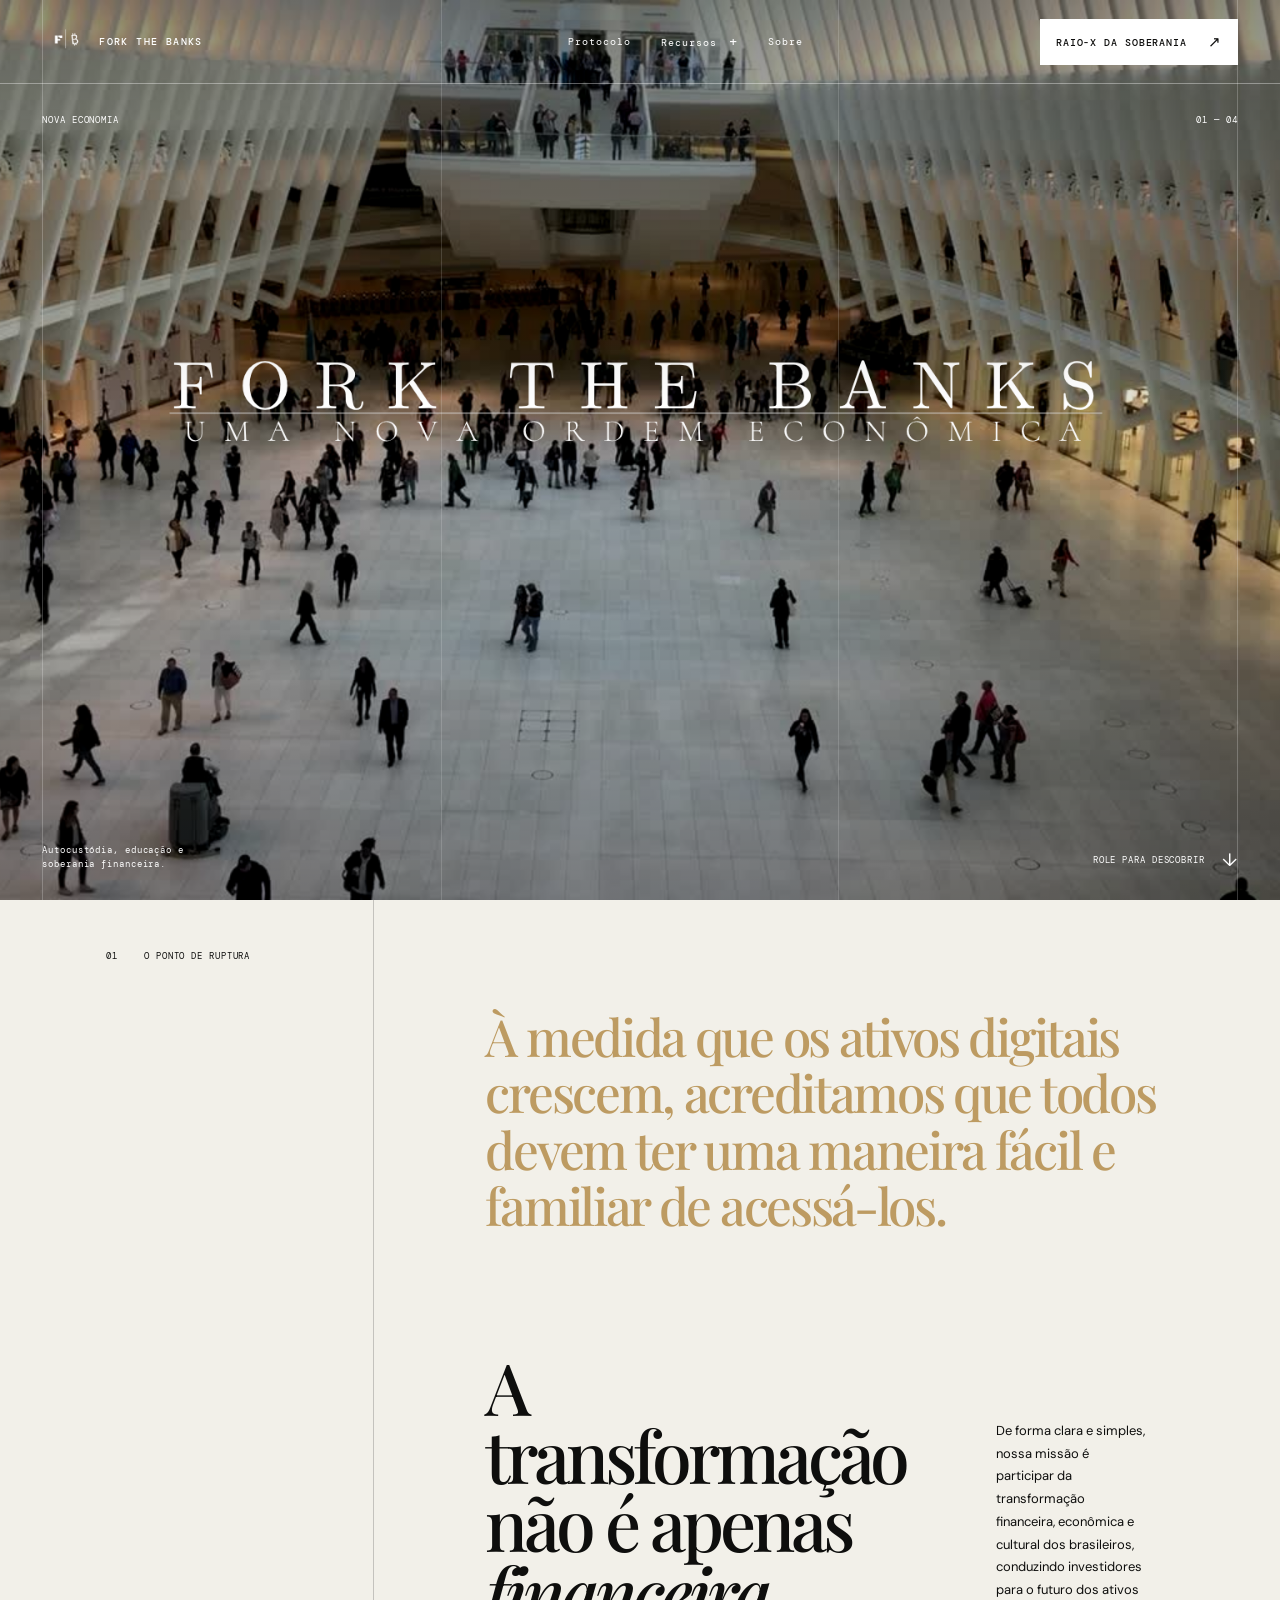
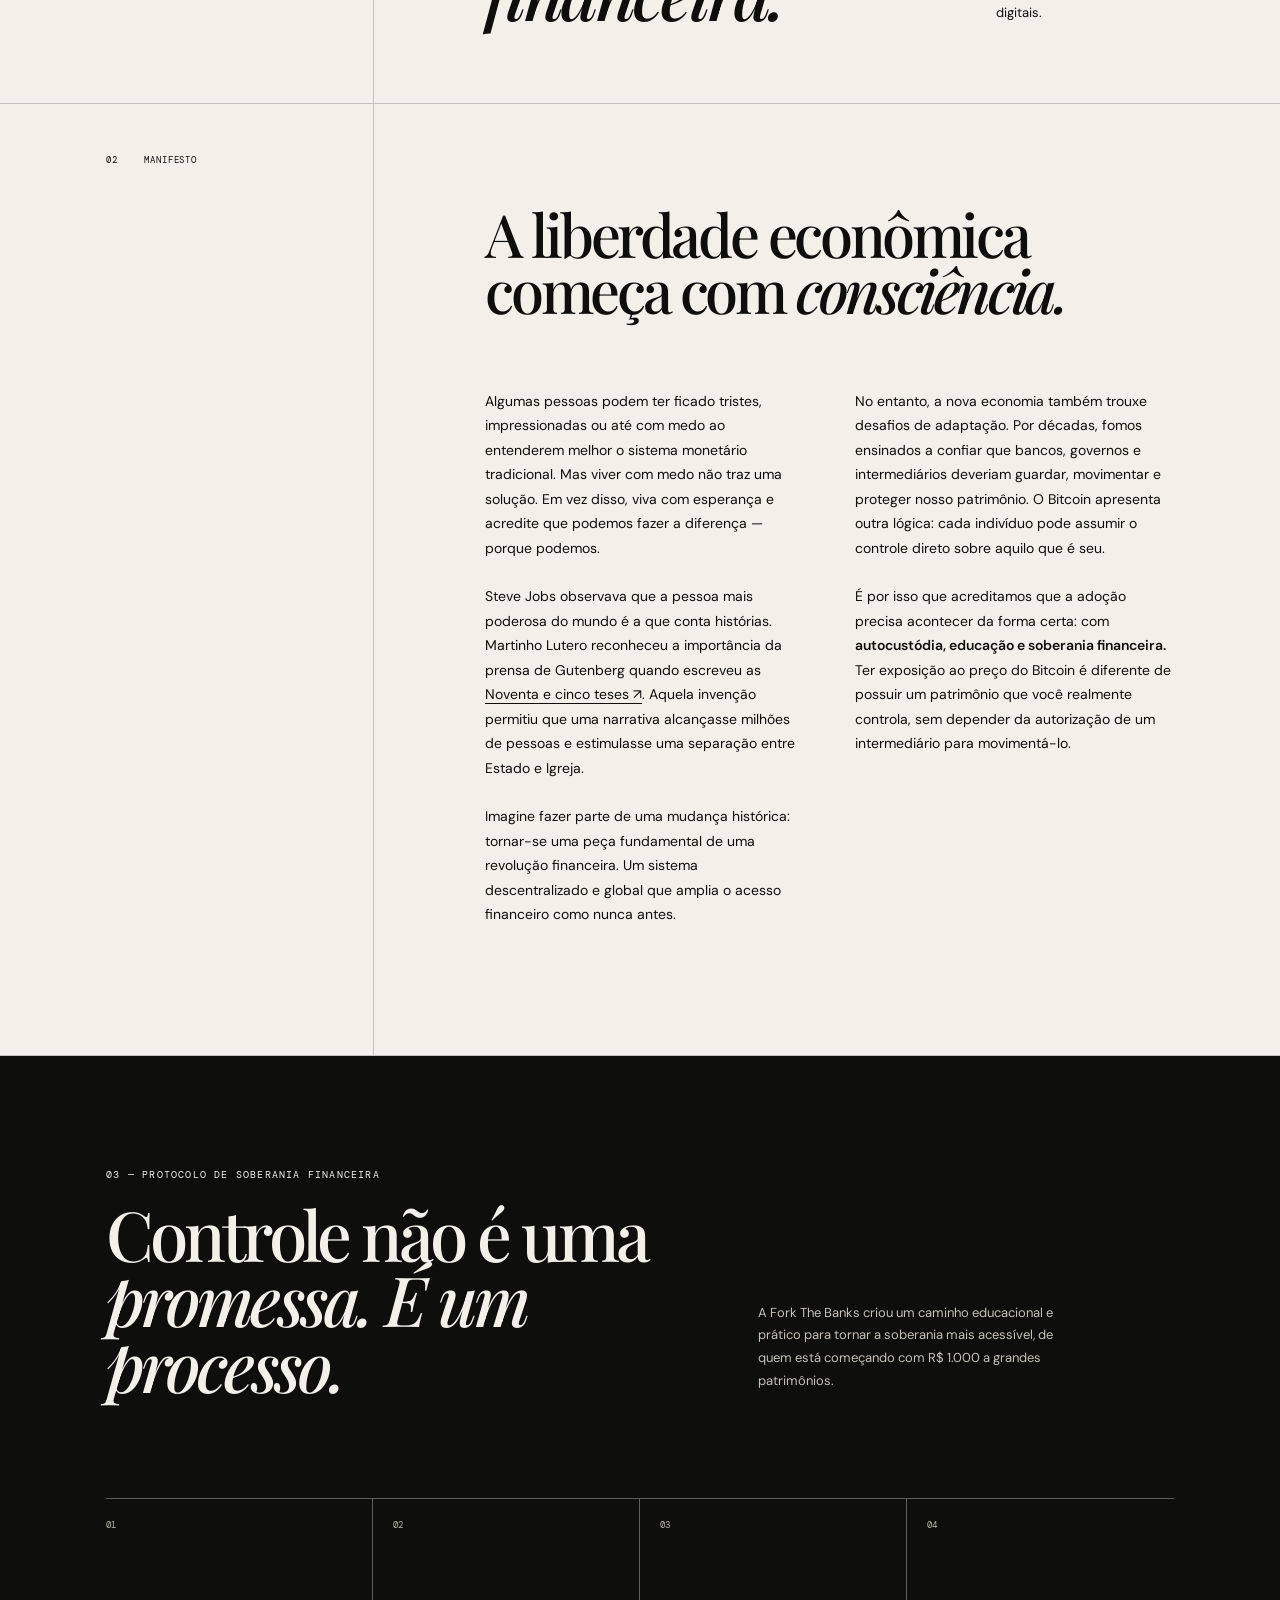
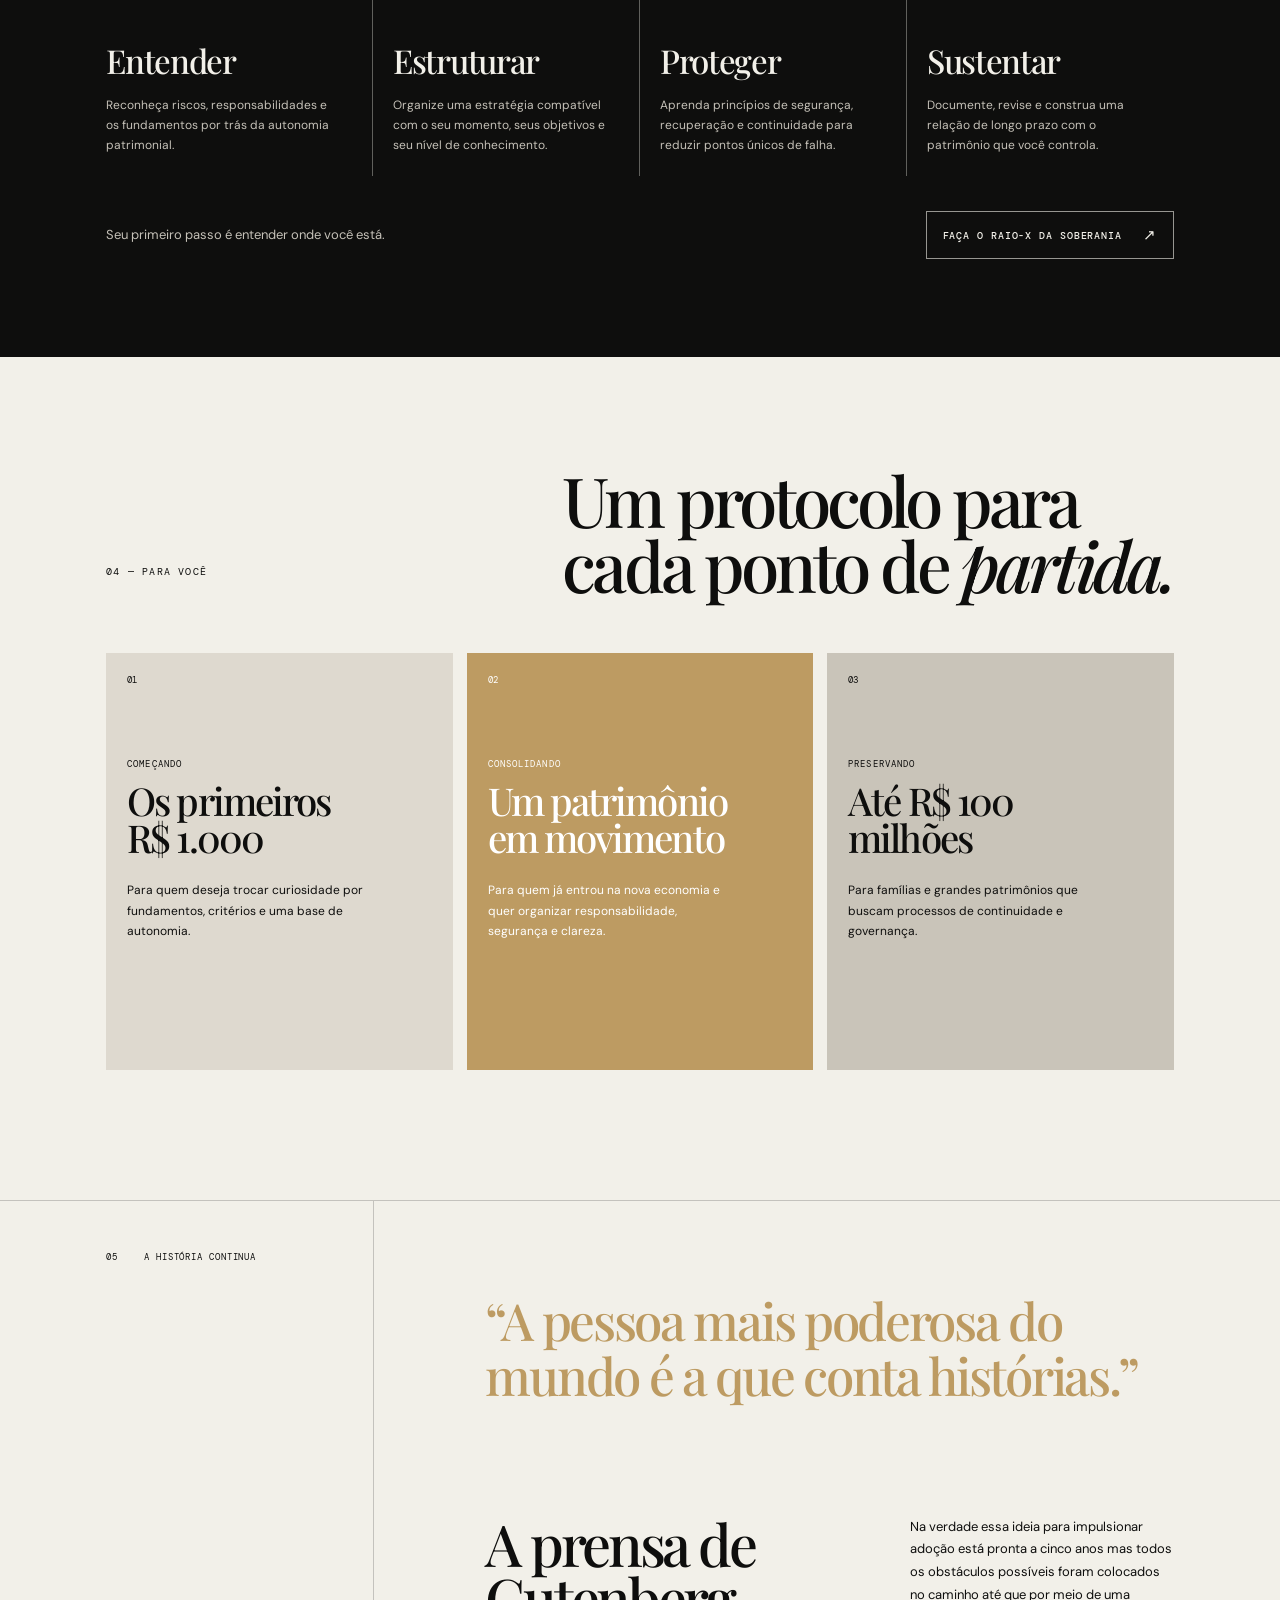
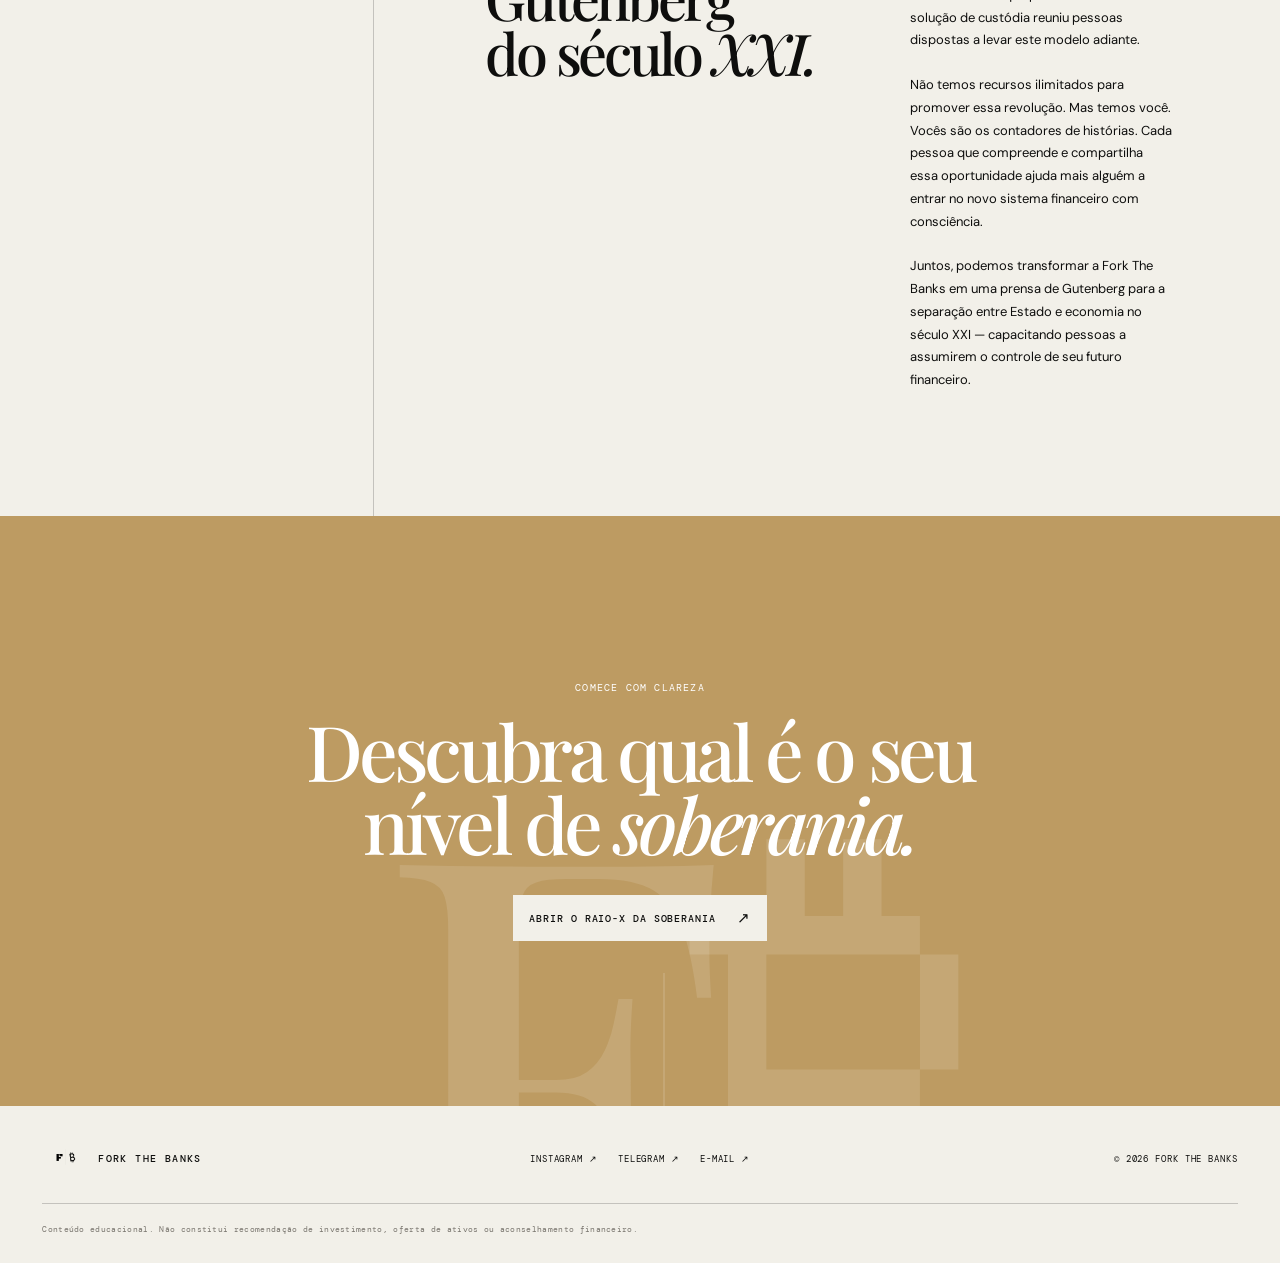
<file: index.html>
<!doctype html>
<html lang="pt-BR">
  <head>
    <meta charset="UTF-8" />
    <meta name="viewport" content="width=device-width, initial-scale=1.0" />
    <meta name="description" content="Fork The Banks — autonomia, educação e proteção para o patrimônio digital." />
    <title>Fork The Banks — Uma nova ordem econômica</title>
    <link rel="icon" type="image/png" href="logo-light.png" />
    <link rel="preconnect" href="https://fonts.googleapis.com" />
    <link rel="preconnect" href="https://fonts.gstatic.com" crossorigin />
    <link href="https://fonts.googleapis.com/css2?family=DM+Mono:wght@400;500&family=DM+Sans:opsz,wght@9..40,400;9..40,500;9..40,600&family=Playfair+Display:ital,wght@0,500;0,600;1,500&display=swap" rel="stylesheet" />
    <link rel="stylesheet" href="styles.css" />
    <link rel="stylesheet" href="site-nav.css" />
  </head>
  <body>
    <a class="skip-link" href="#conteudo">Pular para o conteúdo</a>

    <header class="site-header" id="topo">
      <a class="brand" href="#topo" aria-label="Fork The Banks — início">
        <img src="logo-light.png" alt="" />
        <span>FORK THE BANKS</span>
      </a>
      <nav class="desktop-nav" aria-label="Navegação principal">
        <a href="protocolo.html">Protocolo</a>
        <div class="nav-dropdown">
          <button class="nav-trigger" type="button">Recursos <span>+</span></button>
          <div class="dropdown-panel">
            <a href="comecando.html"><b>01</b> Começando <span>↗</span></a>
            <a href="encontre-sua-wallet.html"><b>02</b> Encontre sua Wallet <span>↗</span></a>
            <a href="para-voce.html"><b>03</b> Para Você <span>↗</span></a>
            <a href="charts.html"><b>04</b> Gráficos <span>↗</span></a>
          </div>
        </div>
        <a href="#sobre">Sobre</a>
      </nav>
      <button class="header-cta js-open-quiz" type="button">Raio-X da Soberania <span>↗</span></button>
      <button class="menu-toggle" type="button" aria-expanded="false" aria-controls="mobile-menu">
        <span class="sr-only">Abrir menu</span><i></i><i></i>
      </button>
    </header>

    <nav class="mobile-menu" id="mobile-menu" aria-label="Navegação móvel">
      <a href="protocolo.html">Protocolo</a>
      <div class="mobile-resources"><span>Recursos</span><a href="comecando.html">Começando</a><a href="encontre-sua-wallet.html">Encontre sua Wallet</a><a href="para-voce.html">Para Você</a><a href="charts.html">Gráficos</a></div>
      <a href="#sobre">Sobre</a>
      <button class="mobile-quiz js-open-quiz" type="button">Raio-X da Soberania ↗</button>
    </nav>

    <main id="conteudo">
      <section class="hero" aria-label="Fork The Banks — uma nova ordem econômica">
        <img class="hero-image" src="hero-fork-the-banks.png" alt="Grande salão moderno com pessoas em movimento" />
        <div class="hero-overlay"></div>
        <div class="hero-grid" aria-hidden="true"></div>
        <div class="hero-meta"><span>NOVA ECONOMIA</span><span>01 — 04</span></div>
        <div class="hero-bottom">
          <p>Autocustódia, educação e soberania financeira.</p>
          <a href="#manifesto" aria-label="Ler o manifesto">ROLE PARA DESCOBRIR <b>↓</b></a>
        </div>
      </section>

      <section class="opening section-grid" id="manifesto" aria-labelledby="opening-title">
        <div class="side-label"><span>01</span><span>O ponto de ruptura</span></div>
        <div class="opening-content">
          <p class="intro-statement">À medida que os ativos digitais crescem, acreditamos que todos devem ter uma maneira fácil e familiar de acessá-los.</p>
          <div class="opening-details">
            <h1 id="opening-title">A transformação<br>não é apenas <em>financeira.</em></h1>
            <p>De forma clara e simples, nossa missão é participar da transformação financeira, econômica e cultural dos brasileiros, conduzindo investidores para o futuro dos ativos digitais.</p>
          </div>
        </div>
      </section>

      <section class="manifesto section-grid" id="sobre" aria-labelledby="manifesto-title">
        <div class="side-label"><span>02</span><span>Manifesto</span></div>
        <article class="manifesto-copy">
          <h2 id="manifesto-title">A liberdade econômica<br>começa com <em>consciência.</em></h2>
          <div class="copy-columns">
            <div>
              <p>Algumas pessoas podem ter ficado tristes, impressionadas ou até com medo ao entenderem melhor o sistema monetário tradicional. Mas viver com medo não traz uma solução. Em vez disso, viva com esperança e acredite que podemos fazer a diferença — porque podemos.</p>
              <p>Steve Jobs observava que a pessoa mais poderosa do mundo é a que conta histórias. Martinho Lutero reconheceu a importância da prensa de Gutenberg quando escreveu as <a href="https://pt.wikipedia.org/wiki/95_Teses" target="_blank" rel="noreferrer">Noventa e cinco teses <span>↗</span></a>. Aquela invenção permitiu que uma narrativa alcançasse milhões de pessoas e estimulasse uma separação entre Estado e Igreja.</p>
              <p>Imagine fazer parte de uma mudança histórica: tornar-se uma peça fundamental de uma revolução financeira. Um sistema descentralizado e global que amplia o acesso financeiro como nunca antes.</p>
            </div>
            <div>
              <p>No entanto, a nova economia também trouxe desafios de adaptação. Por décadas, fomos ensinados a confiar que bancos, governos e intermediários deveriam guardar, movimentar e proteger nosso patrimônio. O Bitcoin apresenta outra lógica: cada indivíduo pode assumir o controle direto sobre aquilo que é seu.</p>
              <p>É por isso que acreditamos que a adoção precisa acontecer da forma certa: com <strong>autocustódia, educação e soberania financeira.</strong> Ter exposição ao preço do Bitcoin é diferente de possuir um patrimônio que você realmente controla, sem depender da autorização de um intermediário para movimentá-lo.</p>
            </div>
          </div>
        </article>
      </section>

      <section class="protocol" id="protocolo" aria-labelledby="protocol-title">
        <div class="protocol-heading">
          <span class="eyebrow">03 — PROTOCOLO DE SOBERANIA FINANCEIRA</span>
          <h2 id="protocol-title">Controle não é uma<br><em>promessa. É um processo.</em></h2>
          <p>A Fork The Banks criou um caminho educacional e prático para tornar a soberania mais acessível, de quem está começando com R$ 1.000 a grandes patrimônios.</p>
        </div>
        <div class="protocol-steps">
          <article><span>01</span><h3>Entender</h3><p>Reconheça riscos, responsabilidades e os fundamentos por trás da autonomia patrimonial.</p></article>
          <article><span>02</span><h3>Estruturar</h3><p>Organize uma estratégia compatível com o seu momento, seus objetivos e seu nível de conhecimento.</p></article>
          <article><span>03</span><h3>Proteger</h3><p>Aprenda princípios de segurança, recuperação e continuidade para reduzir pontos únicos de falha.</p></article>
          <article><span>04</span><h3>Sustentar</h3><p>Documente, revise e construa uma relação de longo prazo com o patrimônio que você controla.</p></article>
        </div>
        <div class="protocol-cta"><p>Seu primeiro passo é entender onde você está.</p><button class="outline-button js-open-quiz" type="button">Faça o Raio-X da Soberania <span>↗</span></button></div>
      </section>

      <section class="audiences" id="trilhas" aria-labelledby="audiences-title">
        <div class="audiences-heading"><span class="eyebrow">04 — PARA VOCÊ</span><h2 id="audiences-title">Um protocolo para<br>cada ponto de <em>partida.</em></h2></div>
        <div class="audience-grid">
          <article class="audience-card"><span>01</span><p class="audience-kicker">COMEÇANDO</p><h3>Os primeiros<br>R$ 1.000</h3><p>Para quem deseja trocar curiosidade por fundamentos, critérios e uma base de autonomia.</p></article>
          <article class="audience-card featured"><span>02</span><p class="audience-kicker">CONSOLIDANDO</p><h3>Um patrimônio<br>em movimento</h3><p>Para quem já entrou na nova economia e quer organizar responsabilidade, segurança e clareza.</p></article>
          <article class="audience-card"><span>03</span><p class="audience-kicker">PRESERVANDO</p><h3>Até R$ 100<br>milhões</h3><p>Para famílias e grandes patrimônios que buscam processos de continuidade e governança.</p></article>
        </div>
      </section>

      <section class="closing section-grid" aria-labelledby="closing-title">
        <div class="side-label"><span>05</span><span>A história continua</span></div>
        <div class="closing-content">
          <blockquote>“A pessoa mais poderosa do mundo é a que conta histórias.”</blockquote>
          <div class="closing-copy">
            <h2 id="closing-title">A prensa de Gutenberg<br>do século <em>XXI.</em></h2>
            <div>
              <p>Na verdade essa ideia para impulsionar adoção está pronta a cinco anos mas todos os obstáculos possíveis foram colocados no caminho até que por meio de uma solução de custódia reuniu pessoas dispostas a levar este modelo adiante.</p>
              <p>Não temos recursos ilimitados para promover essa revolução. Mas temos você. Vocês são os contadores de histórias. Cada pessoa que compreende e compartilha essa oportunidade ajuda mais alguém a entrar no novo sistema financeiro com consciência.</p>
              <p>Juntos, podemos transformar a Fork The Banks em uma prensa de Gutenberg para a separação entre Estado e economia no século XXI — capacitando pessoas a assumirem o controle de seu futuro financeiro.</p>
            </div>
          </div>
        </div>
      </section>

      <section class="final-cta" aria-labelledby="final-title">
        <div class="final-monogram" aria-hidden="true">F<span></span>₿</div>
        <div class="final-content"><span class="eyebrow">COMECE COM CLAREZA</span><h2 id="final-title">Descubra qual é o seu<br>nível de <em>soberania.</em></h2><button class="light-button js-open-quiz" type="button">Abrir o Raio-X da Soberania <span>↗</span></button></div>
      </section>
    </main>

    <footer class="site-footer">
      <div class="footer-brand"><img src="logo-dark.png" alt="" /><span>FORK THE BANKS</span></div>
      <nav aria-label="Redes sociais"><a href="https://www.instagram.com/forkthebanks" target="_blank" rel="noreferrer">Instagram ↗</a><a href="https://t.me/ForktheBanks" target="_blank" rel="noreferrer">Telegram ↗</a><a href="mailto:forkthebank@gmail.com">E-mail ↗</a></nav>
      <p>© <span id="year"></span> FORK THE BANKS</p>
      <small>Conteúdo educacional. Não constitui recomendação de investimento, oferta de ativos ou aconselhamento financeiro.</small>
    </footer>

    <dialog class="quiz-dialog" id="quiz-dialog" aria-labelledby="quiz-title">
      <button class="dialog-close" type="button" aria-label="Fechar o quiz">×</button>
      <div id="quiz-app"></div>
    </dialog>

    <script src="script.js"></script>
  </body>
</html>
</file>
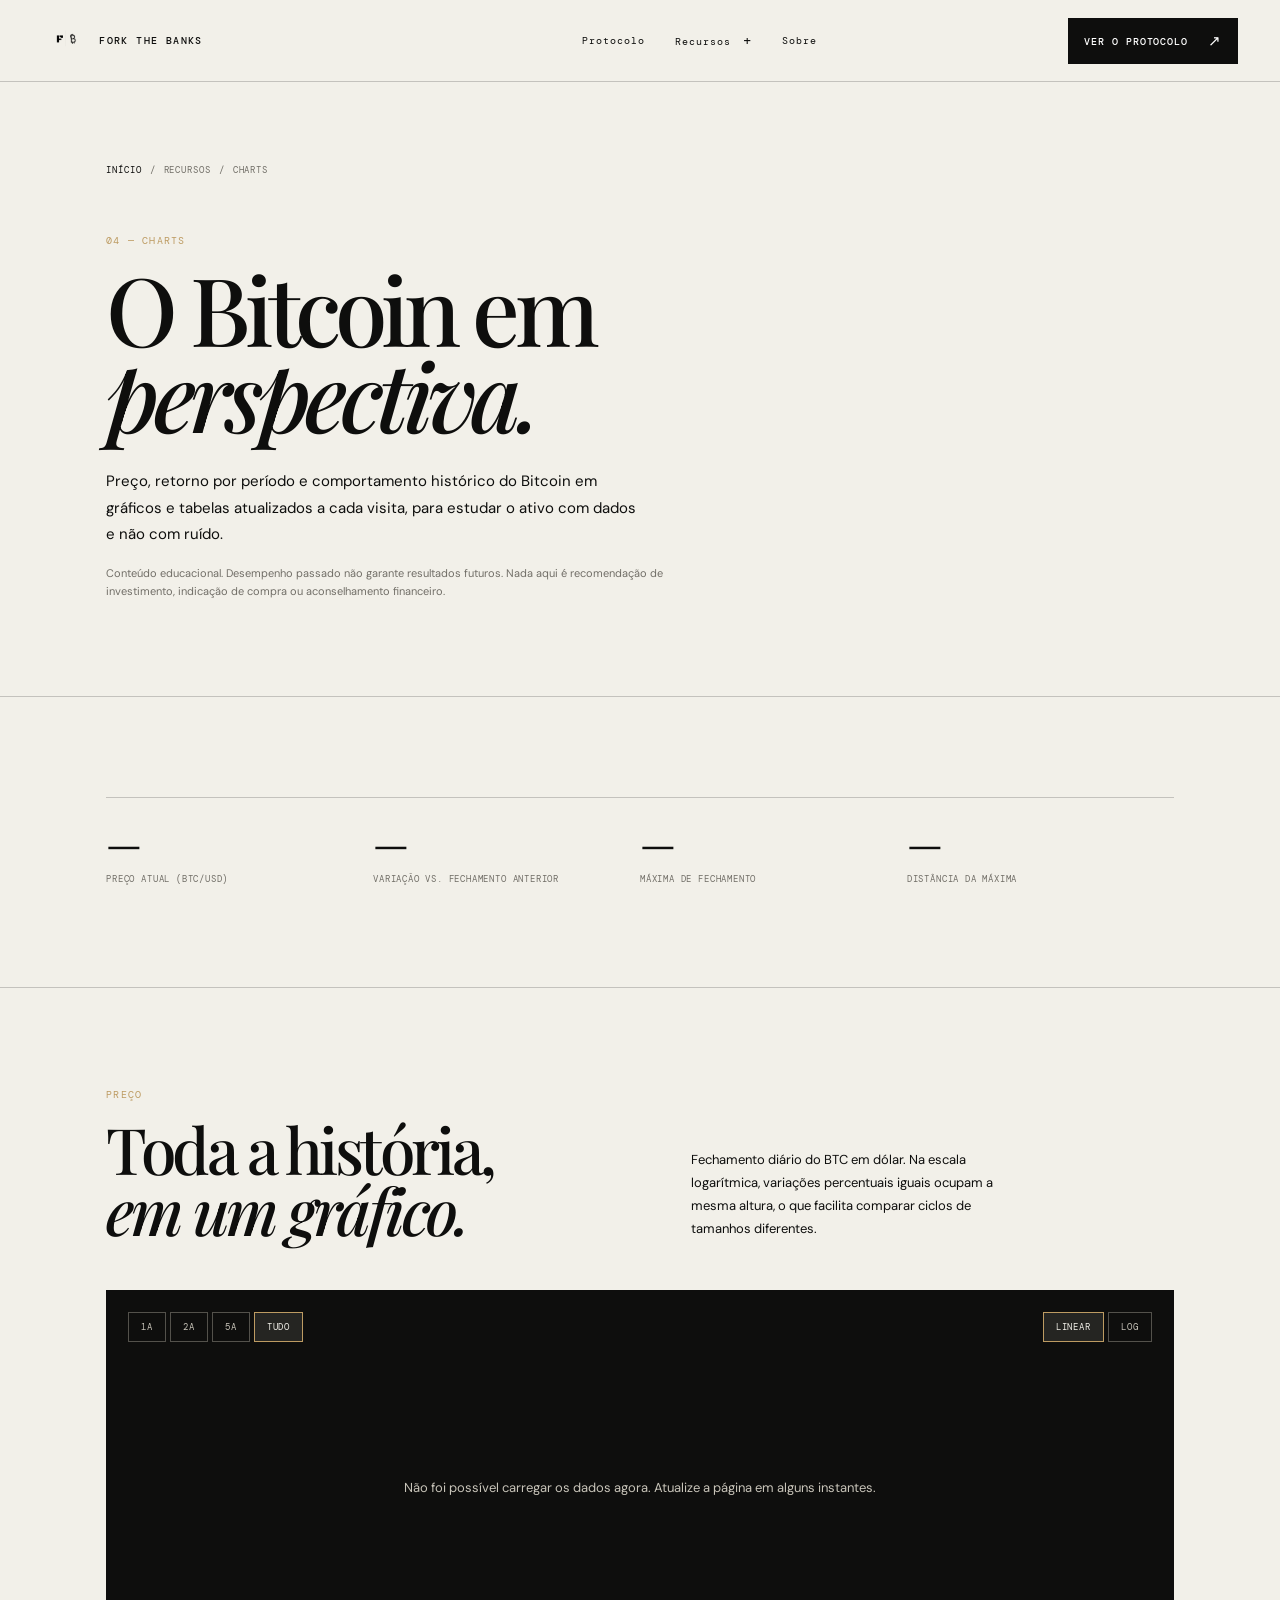
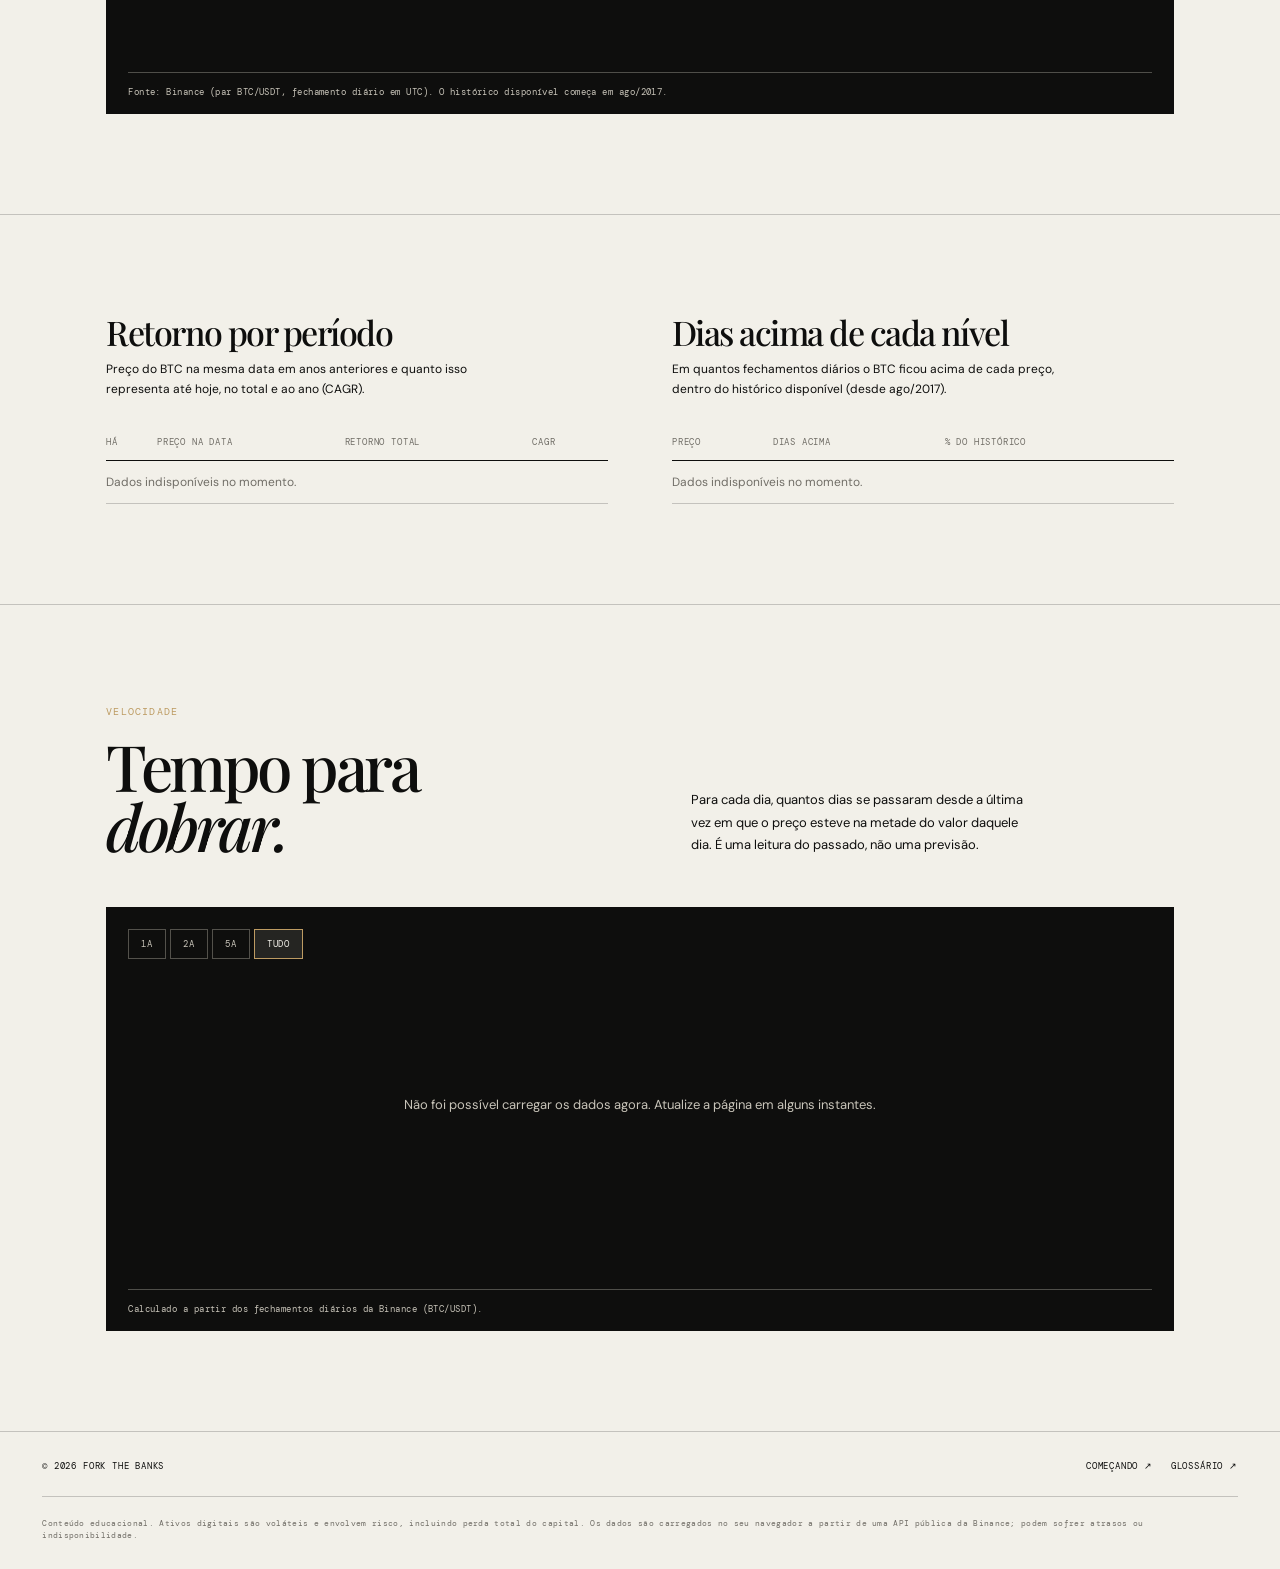
<file: charts.html>
<!doctype html>
<html lang="pt-BR"><head><meta charset="UTF-8" /><meta name="viewport" content="width=device-width, initial-scale=1.0" /><meta name="description" content="Gráficos e dados históricos do Bitcoin: preço, retorno por período, dias acima de cada nível e tempo para dobrar." /><title>Charts — Fork The Banks</title><link rel="preconnect" href="https://fonts.googleapis.com" /><link rel="preconnect" href="https://fonts.gstatic.com" crossorigin /><link href="https://fonts.googleapis.com/css2?family=DM+Mono:wght@400;500&family=DM+Sans:opsz,wght@9..40,400;9..40,500;9..40,600&family=Playfair+Display:ital,wght@0,500;0,600;1,500&display=swap" rel="stylesheet" /><link rel="stylesheet" href="resources.css" /><link rel="stylesheet" href="site-nav.css" />
<style>
.stats-grid { display:grid; grid-template-columns:repeat(4,1fr); border-top:1px solid var(--line); }
.stats-grid div { padding:24px 20px 0 0; }
.stats-grid b { display:block; font:500 clamp(28px,3.2vw,44px)/1 var(--serif); letter-spacing:-.04em; }
.stats-grid span { display:block; margin-top:10px; color:var(--muted); font:9px/1.5 var(--mono); letter-spacing:.09em; text-transform:uppercase; }
.pos { color:#2f7d4f; } .neg { color:#b5432f; }
.chart-panel { background:var(--ink); color:var(--paper); padding:22px 22px 14px; }
.chart-controls { display:flex; justify-content:space-between; flex-wrap:wrap; gap:12px; margin-bottom:16px; }
.seg { display:flex; gap:4px; }
.seg button { border:1px solid #53514b; background:transparent; color:#c8c4b9; padding:8px 12px; font:9px var(--mono); letter-spacing:.1em; text-transform:uppercase; }
.seg button:hover { border-color:var(--gold); }
.seg button.is-active { border-color:var(--gold); background:#252522; color:var(--paper); }
.chart-box { position:relative; min-height:300px; }
.chart-box svg { display:block; touch-action:pan-y; }
.chart-msg { padding:120px 20px; text-align:center; color:#c8c4b9; font-size:13px; line-height:1.6; }
.tip { position:absolute; pointer-events:none; transform:translate(-50%,-125%); padding:8px 10px; background:var(--paper); color:var(--ink); border:1px solid var(--gold); font:10px/1.5 var(--mono); white-space:nowrap; }
.chart-src { margin:14px 0 0; padding-top:12px; border-top:1px solid #4f4e49; color:#c8c4b9; font:9px/1.6 var(--mono); letter-spacing:.05em; }
.two-col { display:grid; grid-template-columns:1fr 1fr; gap:5vw; }
.two-col h3 { margin:0 0 10px; font:500 34px/1 var(--serif); letter-spacing:-.045em; }
.two-col p.note { max-width:420px; margin:0 0 24px; font-size:12px; line-height:1.7; }
.table-scroll { overflow-x:auto; }
.data-table { width:100%; border-collapse:collapse; font-size:13px; font-variant-numeric:tabular-nums; }
.data-table th { padding:12px 12px 12px 0; border-bottom:1px solid var(--ink); text-align:left; font:9px var(--mono); letter-spacing:.09em; text-transform:uppercase; color:var(--muted); font-weight:400; }
.data-table td { padding:13px 12px 13px 0; border-bottom:1px solid var(--line); }
.data-table tr.now td { background:#e9e3d3; }
.table-msg { color:var(--muted); font-size:12px; }
@media (max-width:760px) {
  .stats-grid { grid-template-columns:1fr 1fr; }
  .stats-grid div { padding:18px 12px 18px 0; border-bottom:1px solid var(--line); }
  .chart-panel { padding:16px 12px 10px; }
  .two-col { grid-template-columns:1fr; gap:56px; }
  .chart-box { min-height:240px; }
}
</style>
</head>
<body><header class="resource-header"><a class="brand" href="index.html"><img src="logo-dark.png" alt="" /><span>FORK THE BANKS</span></a><nav class="desktop-nav" aria-label="Navegação principal"><a href="protocolo.html">Protocolo</a><div class="nav-dropdown"><button class="nav-trigger" type="button">Recursos <span>+</span></button><div class="dropdown-panel"><a href="comecando.html"><b>01</b> Começando <span>↗</span></a><a href="encontre-sua-wallet.html"><b>02</b> Encontre sua Wallet <span>↗</span></a><a href="para-voce.html"><b>03</b> Para Você <span>↗</span></a><a href="charts.html"><b>04</b> Charts <span>↗</span></a></div></div><a href="index.html#sobre">Sobre</a></nav><a class="resource-cta" href="protocolo.html">Ver o Protocolo <span>↗</span></a></header>

<main>
<section class="page-hero">
  <nav class="breadcrumbs" aria-label="Trilha de navegação"><a href="index.html">Início</a><span>/</span><span>Recursos</span><span>/</span><span>Charts</span></nav>
  <span class="eyebrow">04 — CHARTS</span>
  <h1>O Bitcoin em<br><em>perspectiva.</em></h1>
  <p>Preço, retorno por período e comportamento histórico do Bitcoin em gráficos e tabelas atualizados a cada visita, para estudar o ativo com dados e não com ruído.</p>
  <small>Conteúdo educacional. Desempenho passado não garante resultados futuros. Nada aqui é recomendação de investimento, indicação de compra ou aconselhamento financeiro.</small>
</section>

<section class="content-section">
  <div class="stats-grid" id="stats">
    <div><b id="s-price">—</b><span>Preço atual (BTC/USD)</span></div>
    <div><b id="s-chg">—</b><span>Variação vs. fechamento anterior</span></div>
    <div><b id="s-ath">—</b><span id="s-ath-l">Máxima de fechamento</span></div>
    <div><b id="s-dd">—</b><span>Distância da máxima</span></div>
  </div>
</section>

<section class="content-section">
  <div class="section-heading"><div><span class="section-eyebrow">PREÇO</span><h2>Toda a história,<br><em>em um gráfico.</em></h2></div><p>Fechamento diário do BTC em dólar. Na escala logarítmica, variações percentuais iguais ocupam a mesma altura, o que facilita comparar ciclos de tamanhos diferentes.</p></div>
  <div class="chart-panel" id="c-price">
    <div class="chart-controls">
      <div class="seg"><button type="button" data-range="1a">1A</button><button type="button" data-range="2a">2A</button><button type="button" data-range="5a">5A</button><button type="button" data-range="all" class="is-active">Tudo</button></div>
      <div class="seg"><button type="button" data-scale="lin" class="is-active">Linear</button><button type="button" data-scale="log">Log</button></div>
    </div>
    <div class="chart-box"><p class="chart-msg">Carregando dados…</p></div>
    <p class="chart-src">Fonte: Binance (par BTC/USDT, fechamento diário em UTC). O histórico disponível começa em ago/2017.</p>
  </div>
</section>

<section class="content-section">
  <div class="two-col">
    <div>
      <h3>Retorno por período</h3>
      <p class="note">Preço do BTC na mesma data em anos anteriores e quanto isso representa até hoje, no total e ao ano (CAGR).</p>
      <div class="table-scroll"><table class="data-table"><thead><tr><th>Há</th><th>Preço na data</th><th>Retorno total</th><th>CAGR</th></tr></thead><tbody id="t-roi"><tr><td colspan="4" class="table-msg">Carregando…</td></tr></tbody></table></div>
    </div>
    <div>
      <h3>Dias acima de cada nível</h3>
      <p class="note">Em quantos fechamentos diários o BTC ficou acima de cada preço, dentro do histórico disponível (desde ago/2017).</p>
      <div class="table-scroll"><table class="data-table"><thead><tr><th>Preço</th><th>Dias acima</th><th>% do histórico</th></tr></thead><tbody id="t-days"><tr><td colspan="3" class="table-msg">Carregando…</td></tr></tbody></table></div>
    </div>
  </div>
</section>

<section class="content-section">
  <div class="section-heading"><div><span class="section-eyebrow">VELOCIDADE</span><h2>Tempo para<br><em>dobrar.</em></h2></div><p>Para cada dia, quantos dias se passaram desde a última vez em que o preço esteve na metade do valor daquele dia. É uma leitura do passado, não uma previsão.</p></div>
  <div class="chart-panel" id="c-dbl">
    <div class="chart-controls">
      <div class="seg"><button type="button" data-range="1a">1A</button><button type="button" data-range="2a">2A</button><button type="button" data-range="5a">5A</button><button type="button" data-range="all" class="is-active">Tudo</button></div>
    </div>
    <div class="chart-box"><p class="chart-msg">Carregando dados…</p></div>
    <p class="chart-src">Calculado a partir dos fechamentos diários da Binance (BTC/USDT).</p>
  </div>
</section>
</main>

<footer class="page-footer"><span>© <span id="year"></span> Fork The Banks</span><nav><a href="comecando.html">Começando ↗</a><a href="para-voce.html">Glossário ↗</a></nav><small>Conteúdo educacional. Ativos digitais são voláteis e envolvem risco, incluindo perda total do capital. Os dados são carregados no seu navegador a partir de uma API pública da Binance; podem sofrer atrasos ou indisponibilidade.</small></footer>

<script>
(() => {
  const $ = (s) => document.querySelector(s);
  const DAY = 864e5, MES = ['jan','fev','mar','abr','mai','jun','jul','ago','set','out','nov','dez'];
  const HOSTS = ['https://api.binance.com', 'https://data-api.binance.vision'];
  const usd = (v) => v.toLocaleString('pt-BR', { style: 'currency', currency: 'USD', maximumFractionDigits: 0 });
  const pct = (v, d = 0) => (v >= 0 ? '+' : '') + (v * 100).toLocaleString('pt-BR', { maximumFractionDigits: d }) + '%';
  const cls = (v) => (v >= 0 ? 'pos' : 'neg');
  const fdate = (t) => new Date(t).toLocaleDateString('pt-BR', { timeZone: 'UTC', day: '2-digit', month: 'short', year: 'numeric' });
  const nice = (x) => { const p = 10 ** Math.floor(Math.log10(x)), m = x / p; return (m <= 1 ? 1 : m <= 2 ? 2 : m <= 5 ? 5 : 10) * p; };
  let data = null, dbl = null;

  async function load() {
    for (const h of HOSTS) {
      try {
        let start = Date.UTC(2017, 7, 17), out = [];
        for (;;) {
          const r = await fetch(`${h}/api/v3/klines?symbol=BTCUSDT&interval=1d&limit=1000&startTime=${start}`);
          if (!r.ok) throw new Error('http');
          const k = await r.json();
          out.push(...k.map((x) => ({ t: x[0], v: +x[4] })));
          if (k.length < 1000) break;
          start = k[k.length - 1][0] + DAY;
        }
        if (out.length > 100) return out;
      } catch (e) { /* tenta o próximo host */ }
    }
    throw new Error('sem dados');
  }

  function doubling(d) {
    const out = [];
    for (let i = 0; i < d.length; i++) {
      const half = d[i].v / 2;
      for (let j = i - 1; j >= 0; j--) if (d[j].v <= half) { out.push({ t: d[i].t, v: i - j }); break; }
    }
    return out;
  }

  function chart(box, series, o) {
    const W = Math.max(box.clientWidth, 280), H = W < 600 ? 300 : 420, L = W < 600 ? 44 : 62, R = 12, T = 12, B = 28;
    const t0 = series[0].t, t1 = series[series.length - 1].t, n = series.length;
    const f = o.log ? Math.log10 : (x) => x;
    const vals = series.map((p) => f(p.v));
    let lo = Math.min(...vals), hi = Math.max(...vals);
    if (!o.log) lo = 0;
    const pad = (hi - lo) * 0.05 || 1;
    hi += pad; if (o.log) lo -= pad;
    const X = (t) => L + ((t - t0) / (t1 - t0 || 1)) * (W - L - R);
    const Y = (v) => T + (1 - (f(v) - lo) / (hi - lo)) * (H - T - B);
    let yt = [];
    if (o.log) {
      for (let k = Math.floor(lo) - 1; k <= Math.ceil(hi); k++) for (const m of [1, 2, 5]) { const v = m * 10 ** k, g = Math.log10(v); if (g > lo && g < hi) yt.push(v); }
      if (yt.length > 7) yt = yt.filter((v) => Math.round(v / 10 ** Math.floor(Math.log10(v))) === 1);
    } else { const s = nice(hi / 5); for (let v = 0; v < hi; v += s) yt.push(v); }
    const months = (t1 - t0) / (30.44 * DAY), step = months > 96 ? 24 : months > 40 ? 12 : months > 16 ? 6 : months > 7 ? 3 : 1;
    const d0 = new Date(t0), xt = [];
    for (let k = 0; ; k++) {
      const d = new Date(Date.UTC(d0.getUTCFullYear(), d0.getUTCMonth() + 1 + k, 1));
      if (d.getTime() > t1) break;
      if ((d.getUTCFullYear() * 12 + d.getUTCMonth()) % step === 0) xt.push({ t: d.getTime(), label: step >= 12 ? d.getUTCFullYear() : `${MES[d.getUTCMonth()]}/${String(d.getUTCFullYear()).slice(2)}` });
    }
    const path = series.map((p, i) => (i ? 'L' : 'M') + X(p.t).toFixed(1) + ' ' + Y(p.v).toFixed(1)).join('');
    const ff = 'font-family="DM Mono, monospace" font-size="10" fill="#c8c4b9"';
    const gid = 'g' + Math.random().toString(36).slice(2, 7);
    box.innerHTML = `<svg width="${W}" height="${H}" viewBox="0 0 ${W} ${H}" role="img" aria-label="${o.label}"><defs><linearGradient id="${gid}" x1="0" y1="0" x2="0" y2="1"><stop offset="0" stop-color="#bd9b62" stop-opacity=".35"/><stop offset="1" stop-color="#bd9b62" stop-opacity="0"/></linearGradient></defs>`
      + yt.map((v) => `<line x1="${L}" x2="${W - R}" y1="${Y(v)}" y2="${Y(v)}" stroke="rgba(242,240,233,.12)"/><text x="${L - 8}" y="${Y(v) + 4}" text-anchor="end" ${ff}>${o.tick(v)}</text>`).join('')
      + xt.map((x) => `<text x="${X(x.t)}" y="${H - 8}" text-anchor="middle" ${ff}>${x.label}</text>`).join('')
      + `<path d="${path}L${X(t1)} ${H - B}L${X(t0)} ${H - B}Z" fill="url(#${gid})"/><path d="${path}" fill="none" stroke="#bd9b62" stroke-width="1.6" stroke-linejoin="round"/>`
      + `<g class="hv" style="display:none"><line y1="${T}" y2="${H - B}" stroke="#c8c4b9" stroke-dasharray="3 3"/><circle r="4" fill="#bd9b62" stroke="#0e0e0d" stroke-width="2"/></g><rect class="hit" x="${L}" y="${T}" width="${W - L - R}" height="${H - T - B}" fill="transparent"/></svg><div class="tip" hidden></div>`;
    const svg = box.querySelector('svg'), hv = svg.querySelector('.hv'), tip = box.querySelector('.tip');
    const show = (e) => {
      const rect = svg.getBoundingClientRect(), mx = ((e.clientX - rect.left) / rect.width) * W;
      const i = Math.max(0, Math.min(n - 1, Math.round(((mx - L) / (W - L - R)) * (n - 1)))), p = series[i], x = X(p.t), y = Y(p.v);
      hv.style.display = ''; hv.querySelector('line').setAttribute('x1', x); hv.querySelector('line').setAttribute('x2', x);
      hv.querySelector('circle').setAttribute('cx', x); hv.querySelector('circle').setAttribute('cy', y);
      tip.hidden = false; tip.innerHTML = `${fdate(p.t)}<br><b>${o.fmt(p.v)}</b>`;
      tip.style.left = Math.max(60, Math.min(W - 60, x)) + 'px'; tip.style.top = y + 'px';
    };
    const hide = () => { hv.style.display = 'none'; tip.hidden = true; };
    svg.addEventListener('pointermove', show); svg.addEventListener('pointerdown', show); svg.addEventListener('pointerleave', hide);
  }

  function card(id, cfg) {
    const root = $('#' + id), box = root.querySelector('.chart-box'), st = { range: 'all', log: false };
    const RANGES = { '1a': 365, '2a': 730, '5a': 1825, all: Infinity };
    const draw = () => {
      const all = cfg.get(); if (!all || !all.length) return;
      const k = RANGES[st.range], s = k === Infinity ? all : all.slice(-k);
      if (s.length < 2) return;
      chart(box, s, { log: st.log, fmt: cfg.fmt, tick: cfg.tick, label: cfg.label });
    };
    const bind = (attr, fn) => root.querySelectorAll(`[${attr}]`).forEach((b) => b.addEventListener('click', () => {
      fn(b.getAttribute(attr));
      root.querySelectorAll(`[${attr}]`).forEach((x) => x.classList.toggle('is-active', x === b));
      draw();
    }));
    bind('data-range', (v) => { st.range = v; });
    bind('data-scale', (v) => { st.log = v === 'log'; });
    return { draw, box };
  }

  function fillStats() {
    const n = data.length, last = data[n - 1], prev = data[n - 2];
    const ath = data.reduce((a, p) => (p.v > a.v ? p : a), data[0]);
    const chg = last.v / prev.v - 1, dd = last.v / ath.v - 1;
    $('#s-price').textContent = usd(last.v);
    $('#s-chg').innerHTML = `<span class="${cls(chg)}">${pct(chg, 1)}</span>`;
    $('#s-ath').textContent = usd(ath.v);
    $('#s-ath-l').textContent = `Máxima de fechamento · ${fdate(ath.t)}`;
    $('#s-dd').innerHTML = `<span class="${cls(dd)}">${pct(dd, 1)}</span>`;
  }

  function fillTables() {
    const n = data.length, last = data[n - 1], t0 = data[0].t;
    let rows = '';
    for (let y = 1; y <= 12; y++) {
      const d = new Date(last.t); d.setUTCFullYear(d.getUTCFullYear() - y);
      if (d.getTime() < t0) break;
      const p = data[Math.min(n - 1, Math.round((d.getTime() - t0) / DAY))], r = last.v / p.v - 1, c = (last.v / p.v) ** (1 / y) - 1;
      rows += `<tr><td>${y} ${y === 1 ? 'ano' : 'anos'}</td><td>${usd(p.v)}</td><td class="${cls(r)}">${pct(r)}</td><td class="${cls(c)}">${pct(c)}</td></tr>`;
    }
    $('#t-roi').innerHTML = rows;
    const levels = [20000, 40000, 60000, 80000, 100000, 120000];
    $('#t-days').innerHTML = levels.map((lv) => {
      const c = data.filter((p) => p.v > lv).length;
      return `<tr><td>${usd(lv)}</td><td>${c.toLocaleString('pt-BR')}</td><td>${(c / n * 100).toLocaleString('pt-BR', { maximumFractionDigits: 1 })}%</td></tr>`;
    }).join('');
  }

  const cards = [
    card('c-price', { get: () => data, fmt: usd, tick: (v) => (v >= 1000 ? (v / 1000).toLocaleString('pt-BR') + ' mil' : v.toLocaleString('pt-BR')), label: 'Gráfico do preço do Bitcoin em dólar' }),
    card('c-dbl', { get: () => dbl, fmt: (v) => v.toLocaleString('pt-BR') + ' dias', tick: (v) => v.toLocaleString('pt-BR') + 'd', label: 'Gráfico do tempo para o preço do Bitcoin dobrar' })
  ];

  load().then((d) => {
    data = d; dbl = doubling(d);
    fillStats(); fillTables(); cards.forEach((c) => c.draw());
  }).catch(() => {
    const msg = '<p class="chart-msg">Não foi possível carregar os dados agora. Atualize a página em alguns instantes.</p>';
    cards.forEach((c) => { c.box.innerHTML = msg; });
    ['#t-roi', '#t-days'].forEach((s) => { $(s).innerHTML = '<tr><td colspan="4" class="table-msg">Dados indisponíveis no momento.</td></tr>'; });
  });

  let rt; window.addEventListener('resize', () => { clearTimeout(rt); rt = setTimeout(() => data && cards.forEach((c) => c.draw()), 150); });
  $('#year').textContent = new Date().getFullYear();
})();
</script>
</body></html>
</file>
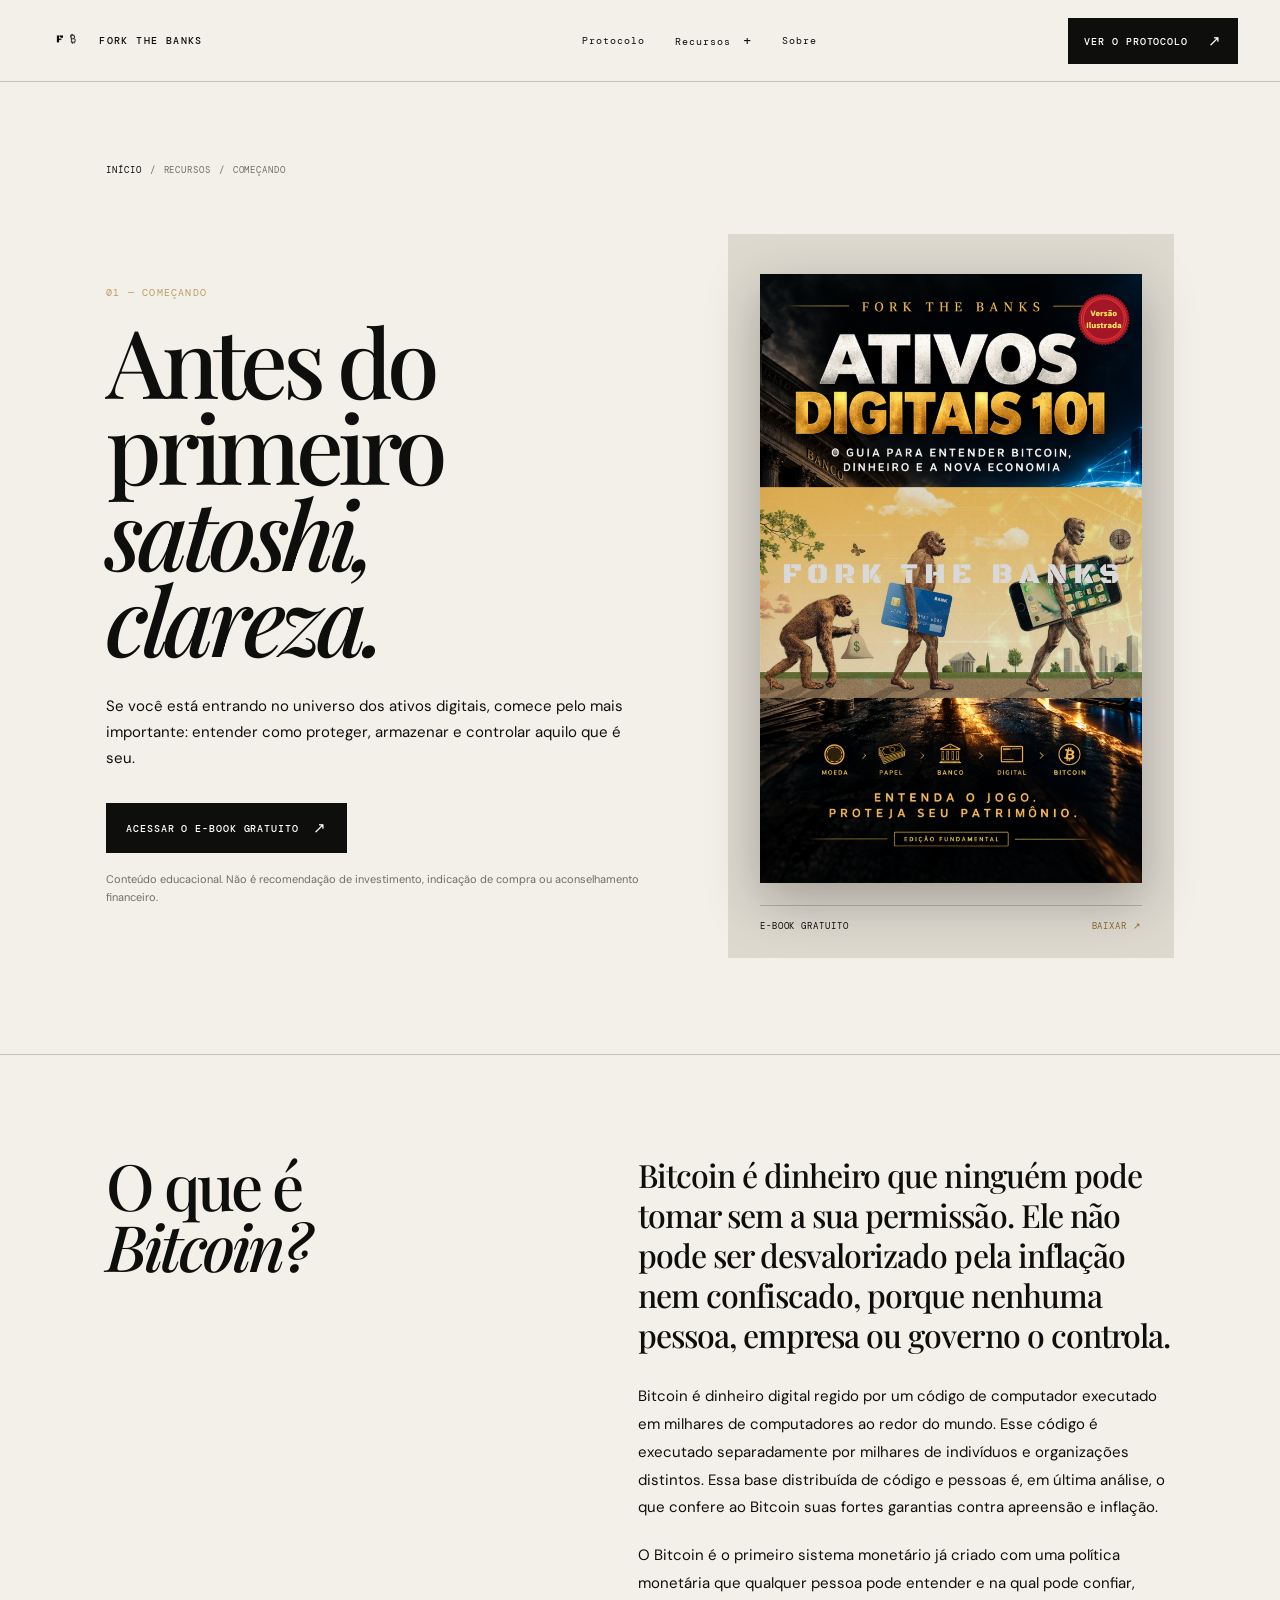
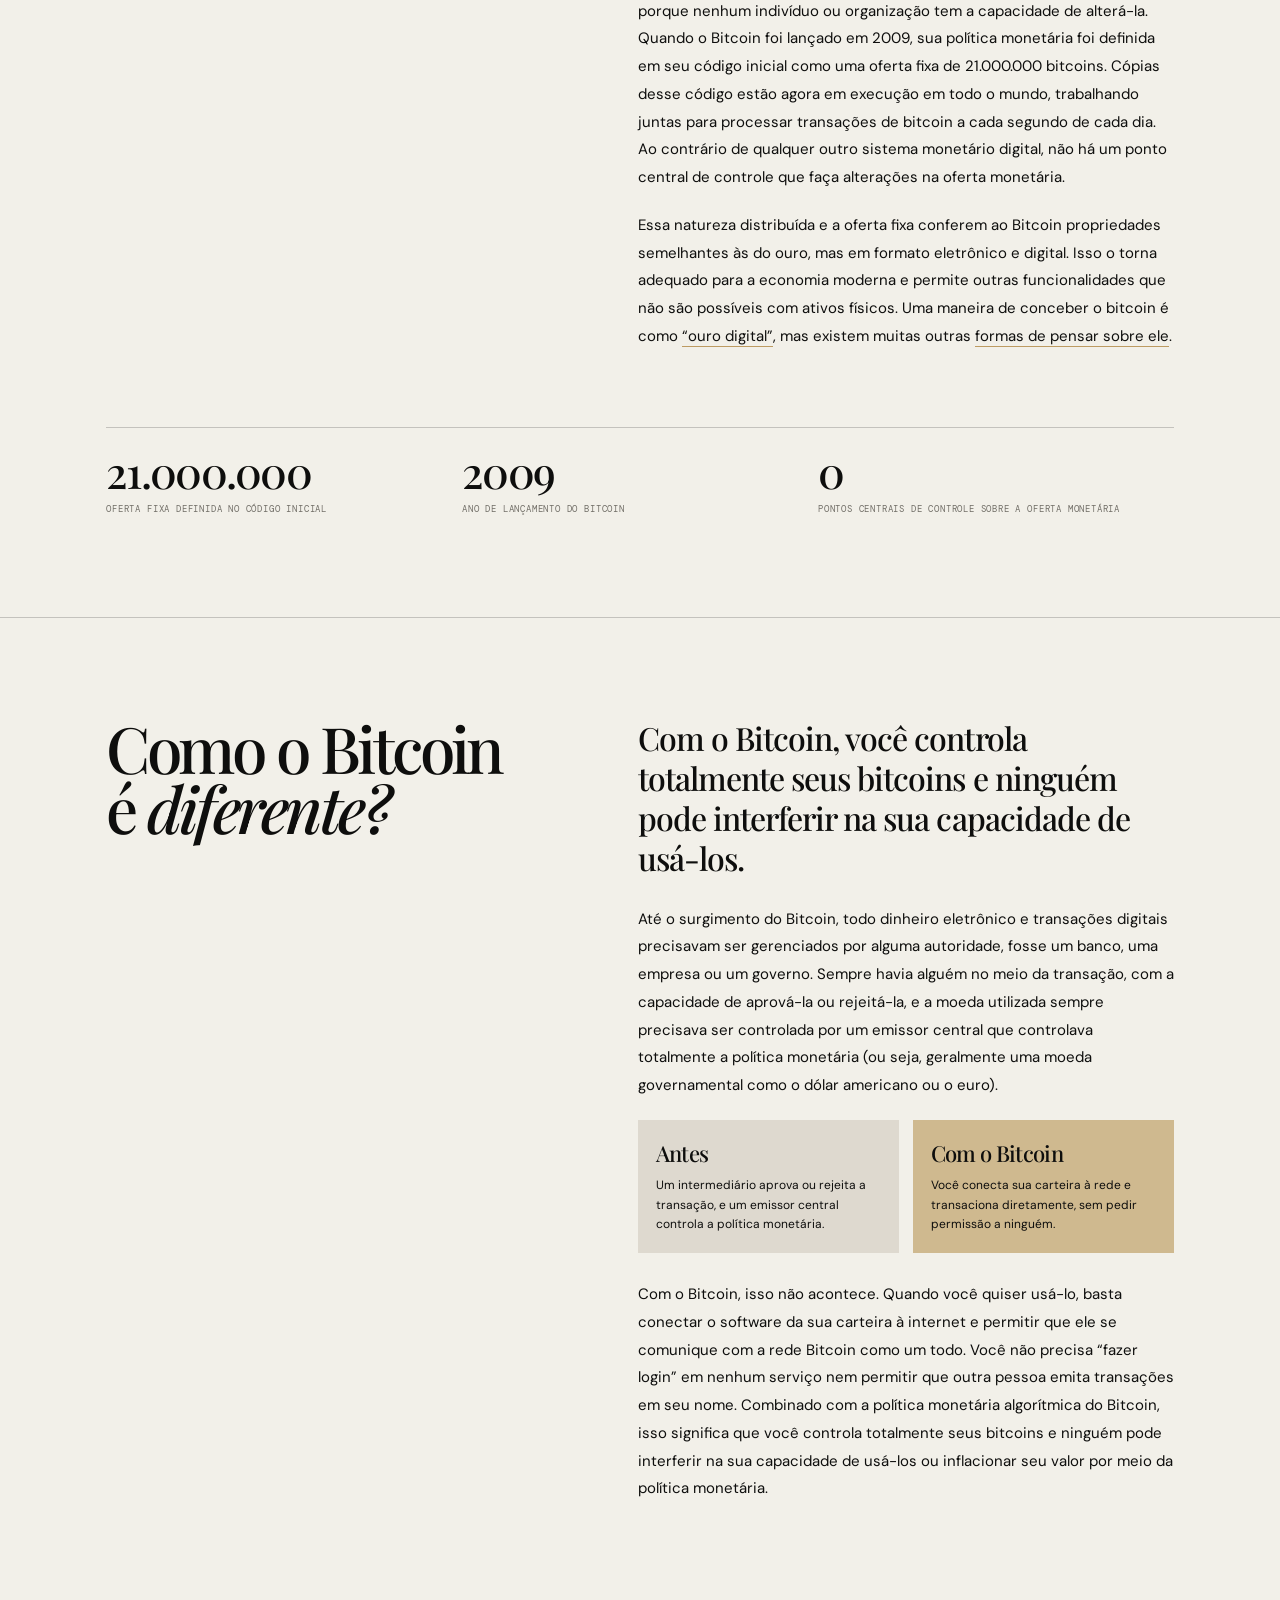
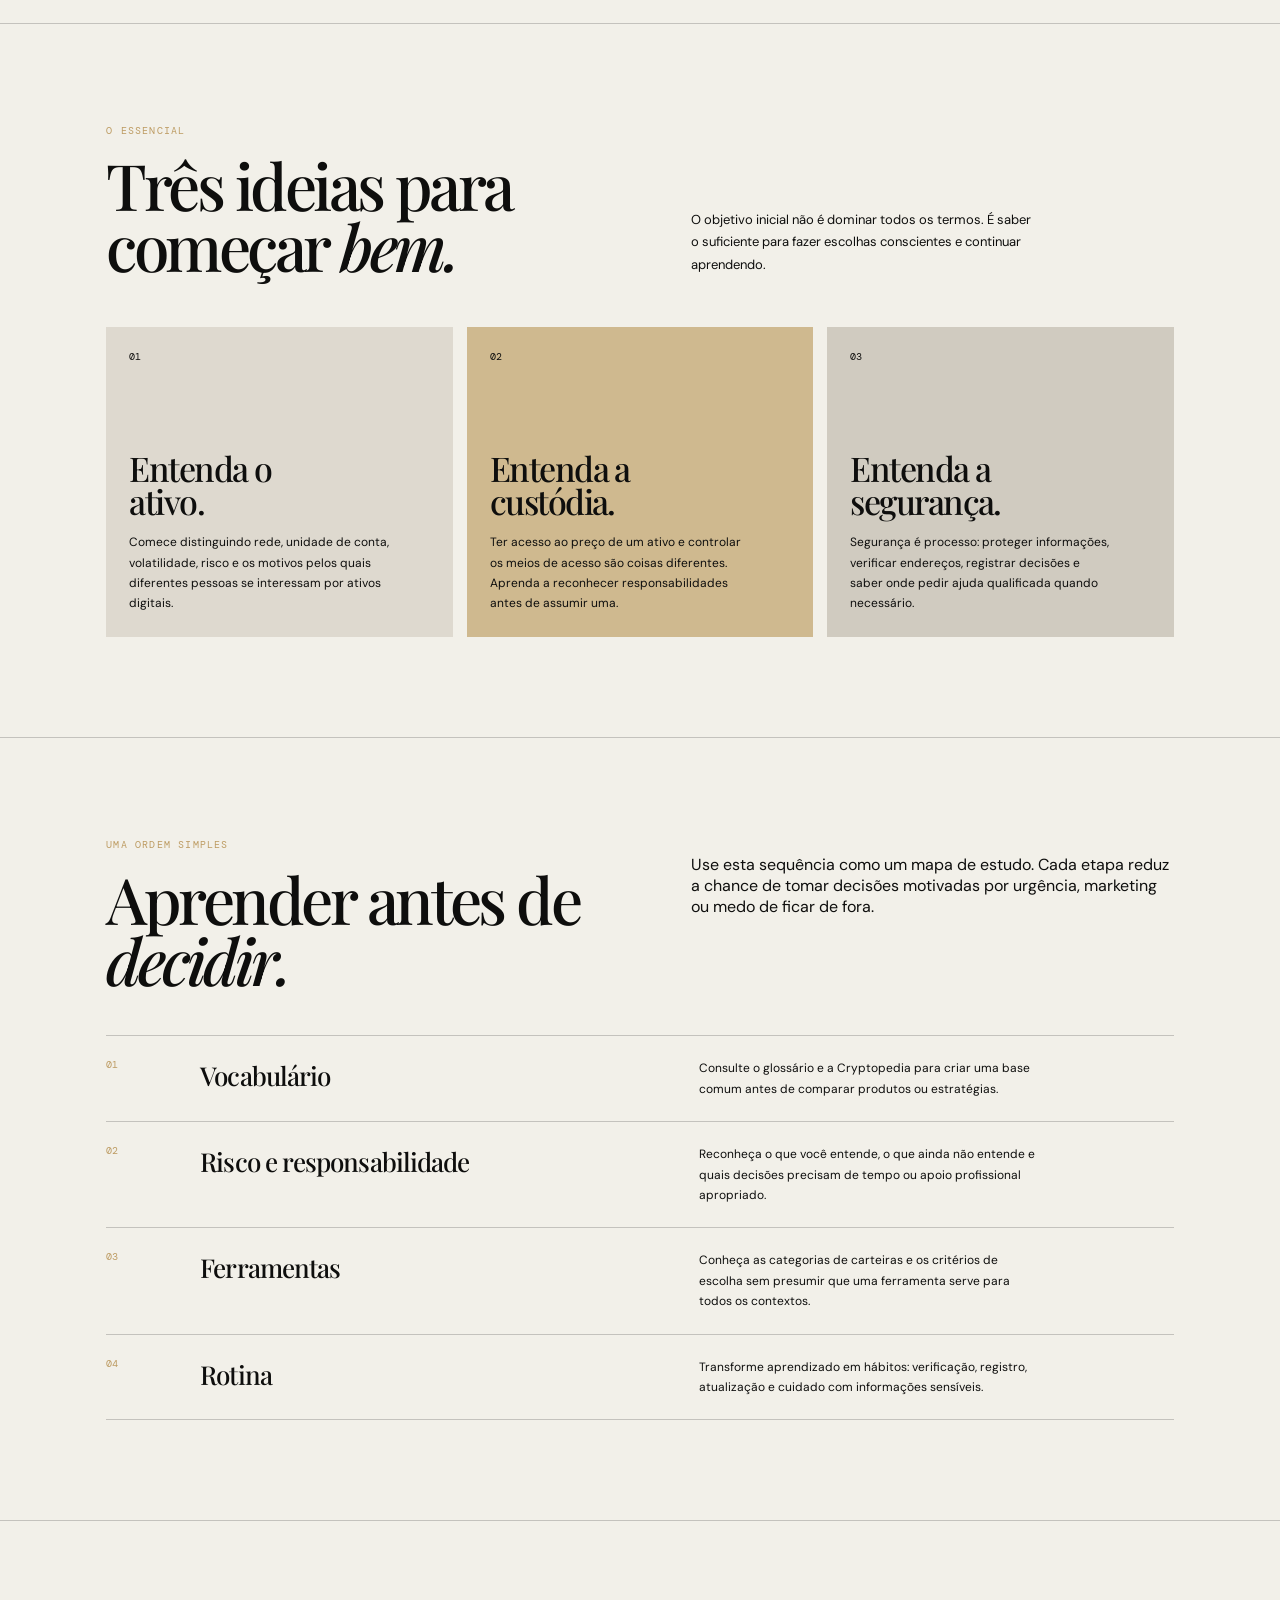
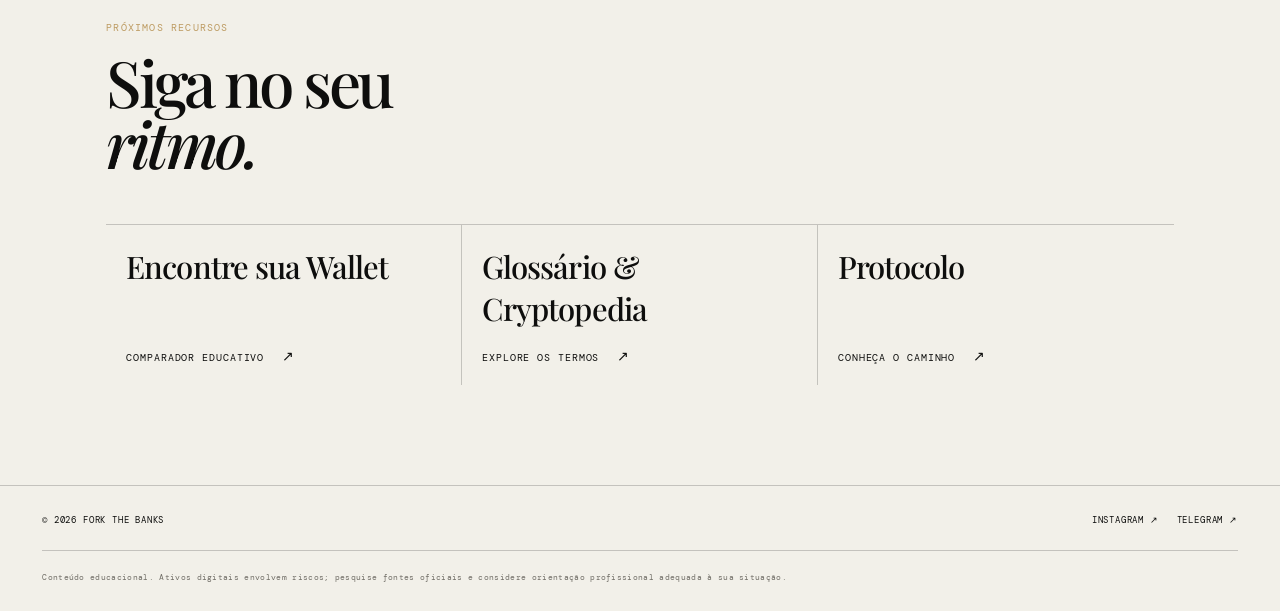
<file: comecando.html>
<!doctype html>
<html lang="pt-BR"><head><meta charset="UTF-8" /><meta name="viewport" content="width=device-width, initial-scale=1.0" /><meta name="description" content="O que é Bitcoin e como ele é diferente — fundamentos para começar a explorar ativos digitais com clareza." /><title>Começando — Fork The Banks</title><link rel="preconnect" href="https://fonts.googleapis.com" /><link rel="preconnect" href="https://fonts.gstatic.com" crossorigin /><link href="https://fonts.googleapis.com/css2?family=DM+Mono:wght@400;500&family=DM+Sans:opsz,wght@9..40,400;9..40,500;9..40,600&family=Playfair+Display:ital,wght@0,500;0,600;1,500&display=swap" rel="stylesheet" /><link rel="stylesheet" href="resources.css" /><link rel="stylesheet" href="site-nav.css" />
<style>
.hero-split { display:grid; grid-template-columns:1.1fr .9fr; gap:6vw; align-items:center; }
.hero-ebook-button { display:inline-flex; align-items:center; gap:14px; margin-top:32px; padding:15px 20px; background:var(--ink); color:#fff; font:500 10px var(--mono); letter-spacing:.09em; text-transform:uppercase; transition:background .2s; }
.hero-ebook-button:hover { background:#2a2a27; }
.hero-ebook-button span { font-size:15px; }
.hero-cover { display:flex; flex-direction:column; align-items:center; padding:40px 32px 26px; background:var(--stone); }
.hero-cover img { width:100%; max-width:390px; height:auto; filter:drop-shadow(0 18px 26px rgba(14,14,13,.28)); transition:transform .3s; }
.hero-cover:hover img { transform:translateY(-4px); }
.hero-cover figcaption { margin-top:22px; align-self:stretch; display:flex; justify-content:space-between; gap:12px; padding-top:14px; border-top:1px solid var(--line); font:9px var(--mono); letter-spacing:.1em; text-transform:uppercase; }
.hero-cover figcaption b { font-weight:400; color:#8a6a2e; }

.prose-grid { display:grid; grid-template-columns:1fr 1.25fr; gap:8vw; align-items:start; }
.prose-grid h2 { position:sticky; top:40px; margin:0; font:500 clamp(40px,5vw,72px)/.95 var(--serif); letter-spacing:-.055em; }
.prose-body { max-width:620px; }
.prose-body p { margin:0 0 20px; font-size:15px; line-height:1.85; }
.prose-body p.lead { margin-bottom:28px; font:500 clamp(24px,2.5vw,32px)/1.25 var(--serif); letter-spacing:-.03em; }
.prose-body a { border-bottom:1px solid var(--gold); }
.prose-body a:hover { opacity:.6; }
.btc-facts { display:grid; grid-template-columns:repeat(3,1fr); margin-top:56px; border-top:1px solid var(--line); }
.btc-facts div { padding:22px 20px 0 0; }
.btc-facts b { display:block; font:500 clamp(30px,3.4vw,46px)/1 var(--serif); letter-spacing:-.04em; }
.btc-facts span { display:block; margin-top:10px; color:var(--muted); font:9px/1.5 var(--mono); letter-spacing:.09em; text-transform:uppercase; }
.compare { display:grid; grid-template-columns:1fr 1fr; gap:14px; margin:8px 0 28px; }
.compare div { padding:18px; background:var(--stone); font-size:12px; line-height:1.65; }
.compare div:last-child { background:#cfb98f; }
.compare b { display:block; margin-bottom:8px; font:500 22px var(--serif); letter-spacing:-.03em; }

@media (max-width:760px) {
  .hero-split { grid-template-columns:1fr; gap:40px; }
  .hero-cover { padding:28px 20px 20px; }
  .prose-grid { grid-template-columns:1fr; gap:28px; }
  .prose-grid h2 { position:static; font-size:48px; }
  .btc-facts { grid-template-columns:1fr; margin-top:40px; }
  .btc-facts div { padding:18px 0; border-bottom:1px solid var(--line); }
  .compare { grid-template-columns:1fr; }
}
</style>
</head>
<body><header class="resource-header"><a class="brand" href="index.html"><img src="logo-dark.png" alt="" /><span>FORK THE BANKS</span></a><nav class="desktop-nav" aria-label="Navegação principal"><a href="protocolo.html">Protocolo</a><div class="nav-dropdown"><button class="nav-trigger" type="button">Recursos <span>+</span></button><div class="dropdown-panel"><a href="comecando.html"><b>01</b> Começando <span>↗</span></a><a href="encontre-sua-wallet.html"><b>02</b> Encontre sua Wallet <span>↗</span></a><a href="para-voce.html"><b>03</b> Para Você <span>↗</span></a></div></div><a href="index.html#sobre">Sobre</a></nav><a class="resource-cta" href="protocolo.html">Ver o Protocolo <span>↗</span></a></header>

<main>
<section class="page-hero">
  <nav class="breadcrumbs" aria-label="Trilha de navegação"><a href="index.html">Início</a><span>/</span><span>Recursos</span><span>/</span><span>Começando</span></nav>
  <div class="hero-split">
    <div>
      <span class="eyebrow">01 — COMEÇANDO</span>
      <h1>Antes do primeiro<br><em>satoshi, clareza.</em></h1>
      <p>Se você está entrando no universo dos ativos digitais, comece pelo mais importante: entender como proteger, armazenar e controlar aquilo que é seu.</p>
      <a class="hero-ebook-button" href="https://drive.google.com/file/d/1ZoGEPwdJ90czT4MuI3NwIDTvy3E5RSoV/view?usp=sharing" target="_blank" rel="noopener noreferrer">Acessar o e-book gratuito <span>↗</span></a>
      <small>Conteúdo educacional. Não é recomendação de investimento, indicação de compra ou aconselhamento financeiro.</small>
    </div>
    <a href="https://drive.google.com/file/d/1ZoGEPwdJ90czT4MuI3NwIDTvy3E5RSoV/view?usp=sharing" target="_blank" rel="noopener noreferrer" aria-label="Abrir o e-book gratuito Seja o seu próprio banco">
      <figure class="hero-cover" style="margin:0">
        <img src="capa-do-livro2.png" alt="Capa do e-book Seja o seu próprio banco — segurança máxima, em versão impressa e no celular" />
        <figcaption><span>E-book gratuito</span><b>Baixar ↗</b></figcaption>
      </figure>
    </a>
  </div>
</section>

<section class="content-section">
  <div class="prose-grid">
    <h2>O que é<br><em>Bitcoin?</em></h2>
    <div class="prose-body">
      <p class="lead">Bitcoin é dinheiro que ninguém pode tomar sem a sua permissão. Ele não pode ser desvalorizado pela inflação nem confiscado, porque nenhuma pessoa, empresa ou governo o controla.</p>
      <p>Bitcoin é dinheiro digital regido por um código de computador executado em milhares de computadores ao redor do mundo. Esse código é executado separadamente por milhares de indivíduos e organizações distintos. Essa base distribuída de código e pessoas é, em última análise, o que confere ao Bitcoin suas fortes garantias contra apreensão e inflação.</p>
      <p>O Bitcoin é o primeiro sistema monetário já criado com uma política monetária que qualquer pessoa pode entender e na qual pode confiar, porque nenhum indivíduo ou organização tem a capacidade de alterá-la. Quando o Bitcoin foi lançado em 2009, sua política monetária foi definida em seu código inicial como uma oferta fixa de 21.000.000 bitcoins. Cópias desse código estão agora em execução em todo o mundo, trabalhando juntas para processar transações de bitcoin a cada segundo de cada dia. Ao contrário de qualquer outro sistema monetário digital, não há um ponto central de controle que faça alterações na oferta monetária.</p>
      <p>Essa natureza distribuída e a oferta fixa conferem ao Bitcoin propriedades semelhantes às do ouro, mas em formato eletrônico e digital. Isso o torna adequado para a economia moderna e permite outras funcionalidades que não são possíveis com ativos físicos. Uma maneira de conceber o bitcoin é como <a href="https://casebitcoin.com/digital-gold" target="_blank" rel="noopener noreferrer">“ouro digital”</a>, mas existem muitas outras <a href="https://casebitcoin.com/bitcoin-is" target="_blank" rel="noopener noreferrer">formas de pensar sobre ele</a>.</p>
    </div>
  </div>
  <div class="btc-facts">
    <div><b>21.000.000</b><span>Oferta fixa definida no código inicial</span></div>
    <div><b>2009</b><span>Ano de lançamento do Bitcoin</span></div>
    <div><b>0</b><span>Pontos centrais de controle sobre a oferta monetária</span></div>
  </div>
</section>

<section class="content-section">
  <div class="prose-grid">
    <h2>Como o Bitcoin é <em>diferente?</em></h2>
    <div class="prose-body">
      <p class="lead">Com o Bitcoin, você controla totalmente seus bitcoins e ninguém pode interferir na sua capacidade de usá-los.</p>
      <p>Até o surgimento do Bitcoin, todo dinheiro eletrônico e transações digitais precisavam ser gerenciados por alguma autoridade, fosse um banco, uma empresa ou um governo. Sempre havia alguém no meio da transação, com a capacidade de aprová-la ou rejeitá-la, e a moeda utilizada sempre precisava ser controlada por um emissor central que controlava totalmente a política monetária (ou seja, geralmente uma moeda governamental como o dólar americano ou o euro).</p>
      <div class="compare">
        <div><b>Antes</b>Um intermediário aprova ou rejeita a transação, e um emissor central controla a política monetária.</div>
        <div><b>Com o Bitcoin</b>Você conecta sua carteira à rede e transaciona diretamente, sem pedir permissão a ninguém.</div>
      </div>
      <p>Com o Bitcoin, isso não acontece. Quando você quiser usá-lo, basta conectar o software da sua carteira à internet e permitir que ele se comunique com a rede Bitcoin como um todo. Você não precisa “fazer login” em nenhum serviço nem permitir que outra pessoa emita transações em seu nome. Combinado com a política monetária algorítmica do Bitcoin, isso significa que você controla totalmente seus bitcoins e ninguém pode interferir na sua capacidade de usá-los ou inflacionar seu valor por meio da política monetária.</p>
    </div>
  </div>
</section>

<section class="content-section"><div class="section-heading"><div><span class="section-eyebrow">O ESSENCIAL</span><h2>Três ideias para<br>começar <em>bem.</em></h2></div><p>O objetivo inicial não é dominar todos os termos. É saber o suficiente para fazer escolhas conscientes e continuar aprendendo.</p></div><div class="concept-grid"><article class="concept-card"><span>01</span><h3>Entenda o<br>ativo.</h3><p>Comece distinguindo rede, unidade de conta, volatilidade, risco e os motivos pelos quais diferentes pessoas se interessam por ativos digitais.</p></article><article class="concept-card"><span>02</span><h3>Entenda a<br>custódia.</h3><p>Ter acesso ao preço de um ativo e controlar os meios de acesso são coisas diferentes. Aprenda a reconhecer responsabilidades antes de assumir uma.</p></article><article class="concept-card"><span>03</span><h3>Entenda a<br>segurança.</h3><p>Segurança é processo: proteger informações, verificar endereços, registrar decisões e saber onde pedir ajuda qualificada quando necessário.</p></article></div></section>

<section class="content-section"><div class="journey-intro"><div><span class="section-eyebrow">UMA ORDEM SIMPLES</span><h2>Aprender antes de<br><em>decidir.</em></h2></div><p>Use esta sequência como um mapa de estudo. Cada etapa reduz a chance de tomar decisões motivadas por urgência, marketing ou medo de ficar de fora.</p></div><div class="journey-list"><article class="journey-step"><span>01</span><h3>Vocabulário</h3><p>Consulte o glossário e a Cryptopedia para criar uma base comum antes de comparar produtos ou estratégias.</p></article><article class="journey-step"><span>02</span><h3>Risco e responsabilidade</h3><p>Reconheça o que você entende, o que ainda não entende e quais decisões precisam de tempo ou apoio profissional apropriado.</p></article><article class="journey-step"><span>03</span><h3>Ferramentas</h3><p>Conheça as categorias de carteiras e os critérios de escolha sem presumir que uma ferramenta serve para todos os contextos.</p></article><article class="journey-step"><span>04</span><h3>Rotina</h3><p>Transforme aprendizado em hábitos: verificação, registro, atualização e cuidado com informações sensíveis.</p></article></div></section>

<section class="content-section"><div class="section-heading"><div><span class="section-eyebrow">PRÓXIMOS RECURSOS</span><h2>Siga no seu<br><em>ritmo.</em></h2></div></div><div class="link-grid"><a href="encontre-sua-wallet.html"><b>Encontre sua Wallet</b><span>Comparador educativo <i>↗</i></span></a><a href="para-voce.html"><b>Glossário &amp; Cryptopedia</b><span>Explore os termos <i>↗</i></span></a><a href="protocolo.html"><b>Protocolo</b><span>Conheça o caminho <i>↗</i></span></a></div></section>
</main>

<footer class="page-footer"><span>© <span id="year"></span> Fork The Banks</span><nav><a href="https://www.instagram.com/forkthebanks" target="_blank" rel="noreferrer">Instagram ↗</a><a href="https://t.me/ForktheBanks" target="_blank" rel="noreferrer">Telegram ↗</a></nav><small>Conteúdo educacional. Ativos digitais envolvem riscos; pesquise fontes oficiais e considere orientação profissional adequada à sua situação.</small></footer>
<script>document.querySelector('#year').textContent=new Date().getFullYear();</script>
</body></html>
</file>
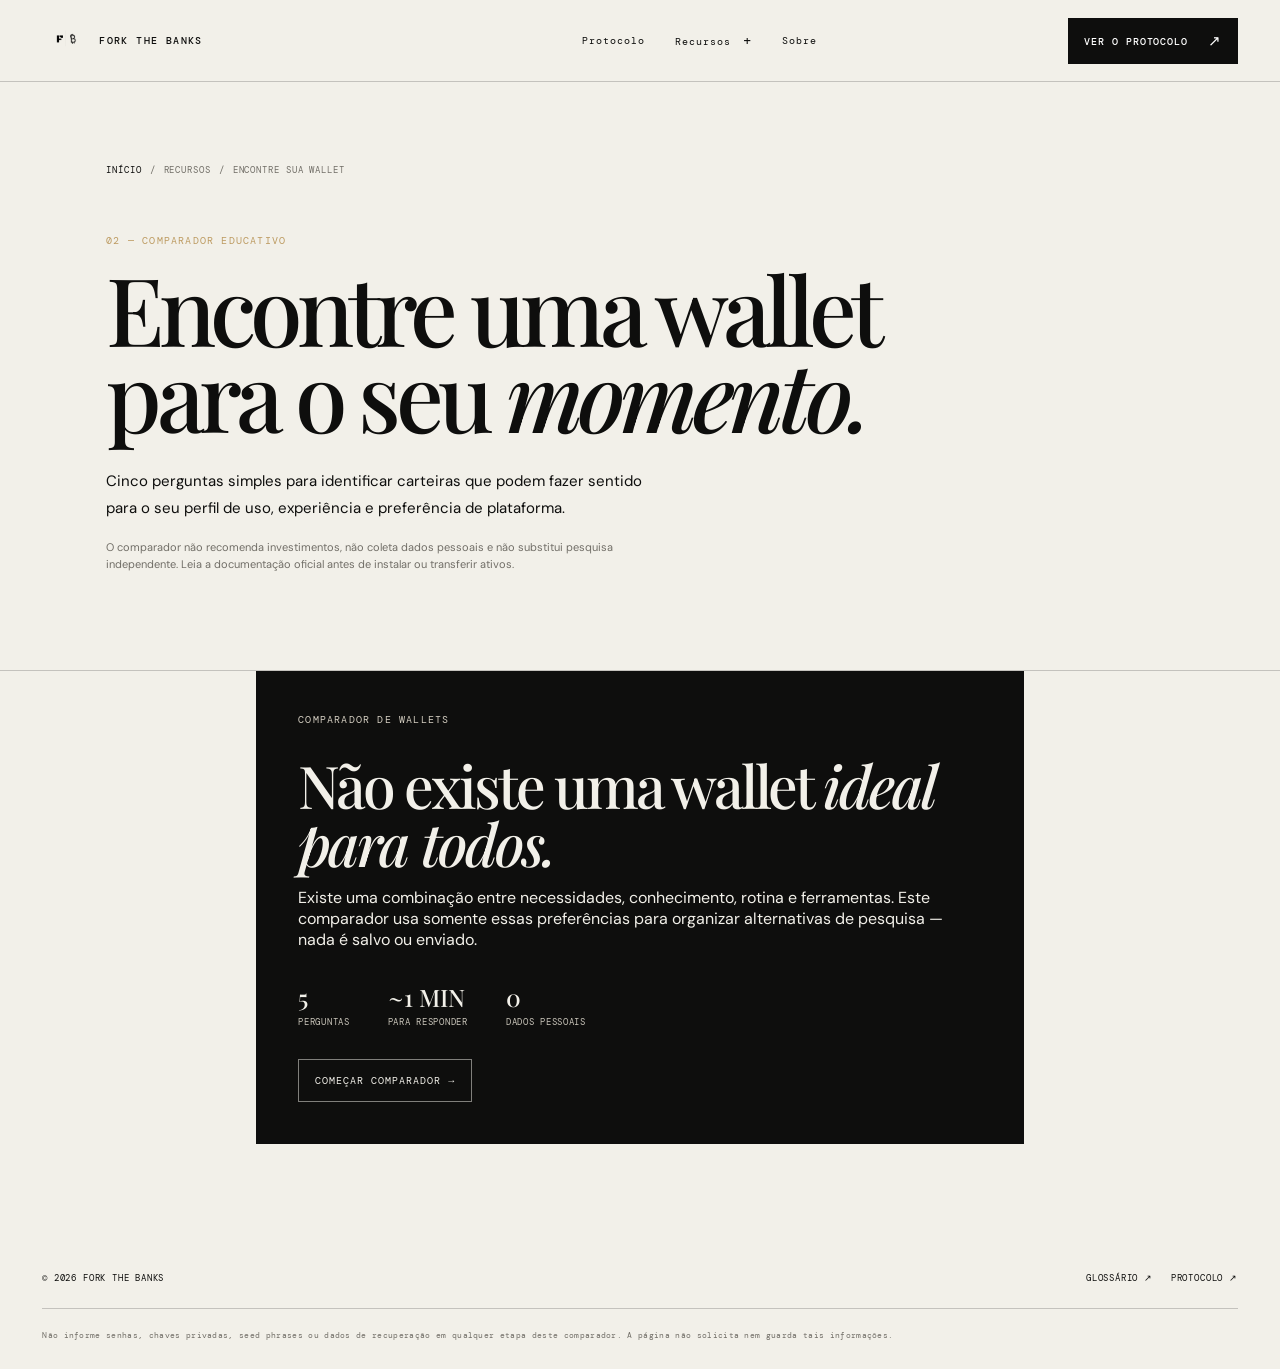
<file: encontre-sua-wallet.html>
<!doctype html>
<html lang="pt-BR"><head><meta charset="UTF-8" /><meta name="viewport" content="width=device-width, initial-scale=1.0" /><meta name="description" content="Comparador educativo de carteiras para Bitcoin." /><title>Encontre sua Wallet — Fork The Banks</title><link rel="preconnect" href="https://fonts.googleapis.com" /><link rel="preconnect" href="https://fonts.gstatic.com" crossorigin /><link href="https://fonts.googleapis.com/css2?family=DM+Mono:wght@400;500&family=DM+Sans:opsz,wght@9..40,400;9..40,500;9..40,600&family=Playfair+Display:ital,wght@0,500;0,600;1,500&display=swap" rel="stylesheet" /><link rel="stylesheet" href="resources.css" /><link rel="stylesheet" href="wallet-results.css" /><link rel="stylesheet" href="site-nav.css" /></head>
<body><header class="resource-header"><a class="brand" href="index.html"><img src="logo-dark.png" alt="" /><span>FORK THE BANKS</span></a><nav class="desktop-nav" aria-label="Navegação principal"><a href="protocolo.html">Protocolo</a><div class="nav-dropdown"><button class="nav-trigger" type="button">Recursos <span>+</span></button><div class="dropdown-panel"><a href="comecando.html"><b>01</b> Começando <span>↗</span></a><a href="encontre-sua-wallet.html"><b>02</b> Encontre sua Wallet <span>↗</span></a><a href="para-voce.html"><b>03</b> Para Você <span>↗</span></a></div></div><a href="index.html#sobre">Sobre</a></nav><a class="resource-cta" href="protocolo.html">Ver o Protocolo <span>↗</span></a></header>
<main><section class="page-hero"><nav class="breadcrumbs"><a href="index.html">Início</a><span>/</span><span>Recursos</span><span>/</span><span>Encontre sua Wallet</span></nav><span class="eyebrow">02 — COMPARADOR EDUCATIVO</span><h1>Encontre uma wallet<br>para o seu <em>momento.</em></h1><p>Cinco perguntas simples para identificar carteiras que podem fazer sentido para o seu perfil de uso, experiência e preferência de plataforma.</p><small>O comparador não recomenda investimentos, não coleta dados pessoais e não substitui pesquisa independente. Leia a documentação oficial antes de instalar ou transferir ativos.</small></section><section class="wallet-quiz"><div class="wallet-panel" id="wallet-app"><p>Carregando o comparador… Se esta mensagem persistir, ative o JavaScript do navegador.</p></div></section></main>
<footer class="page-footer"><span>© <span id="year"></span> Fork The Banks</span><nav><a href="para-voce.html">Glossário ↗</a><a href="protocolo.html">Protocolo ↗</a></nav><small>Não informe senhas, chaves privadas, seed phrases ou dados de recuperação em qualquer etapa deste comparador. A página não solicita nem guarda tais informações.</small></footer><script src="wallet.js"></script></body></html>
</file>
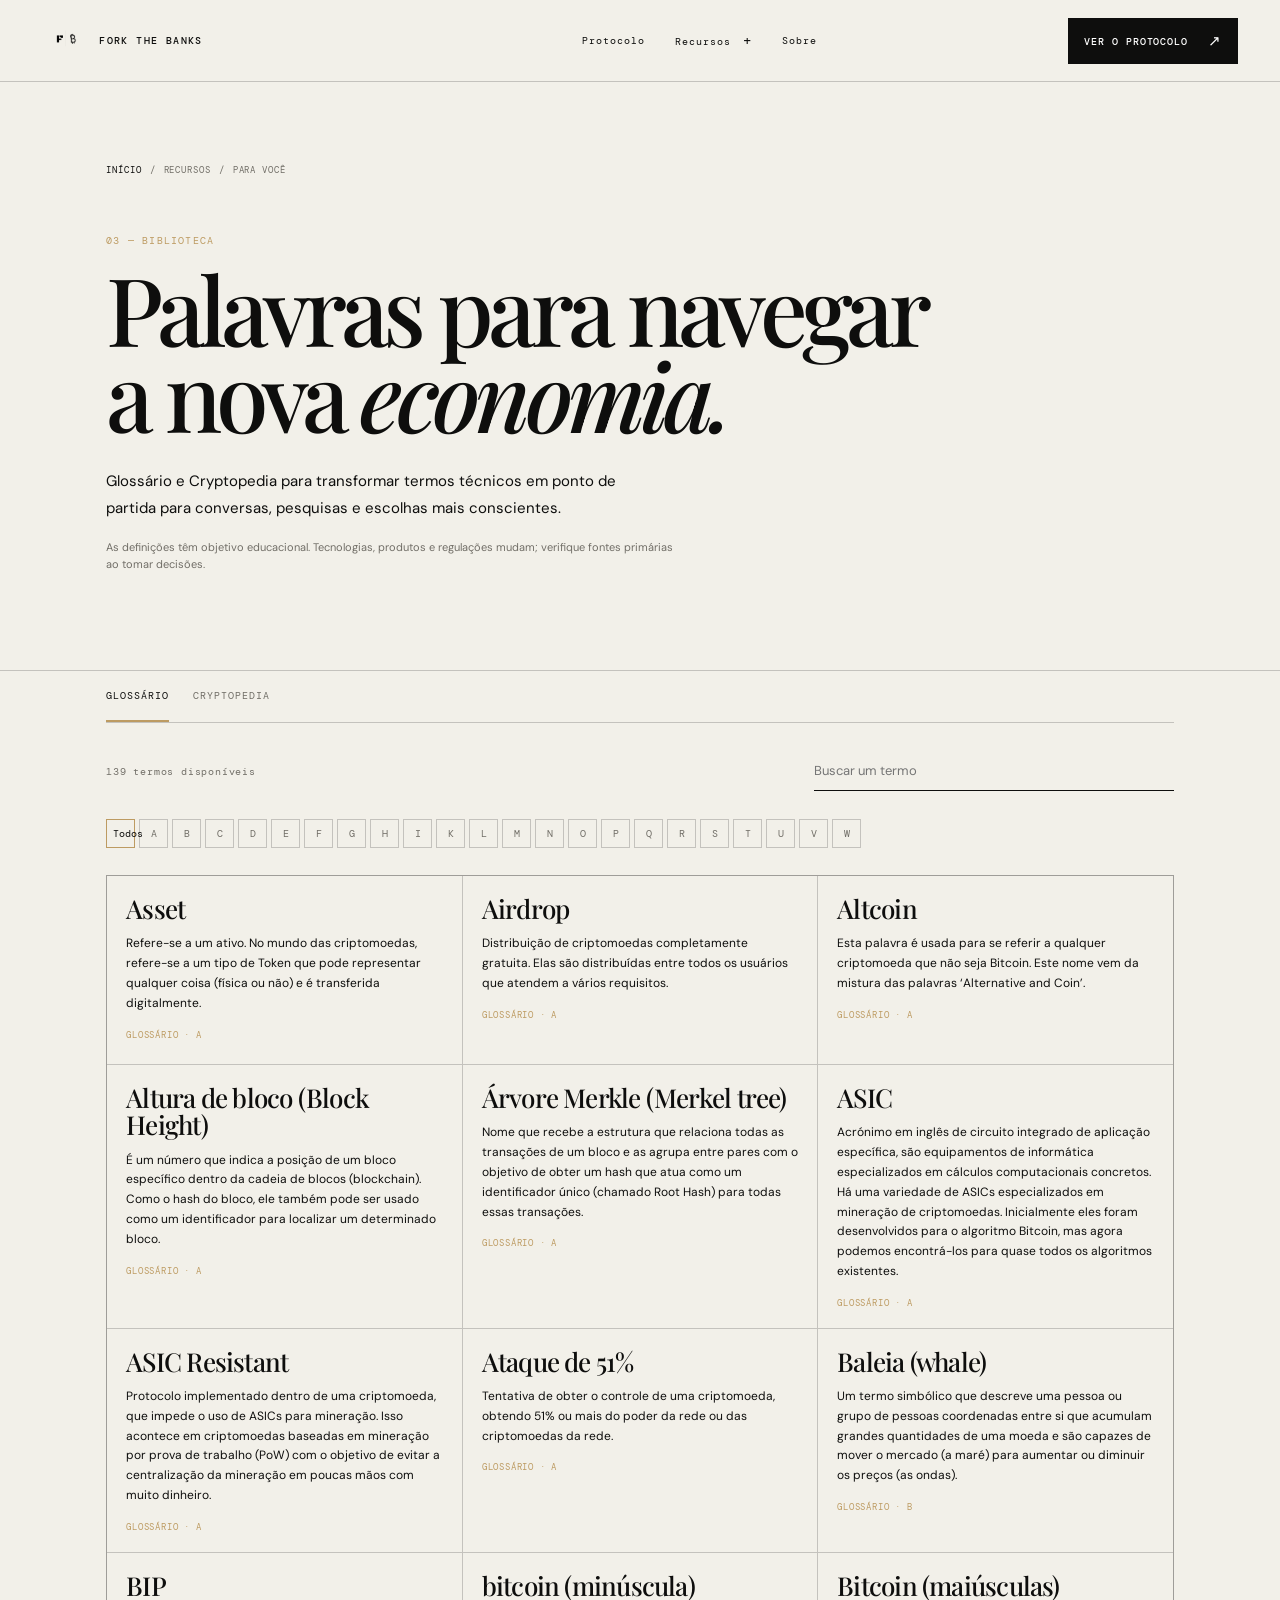
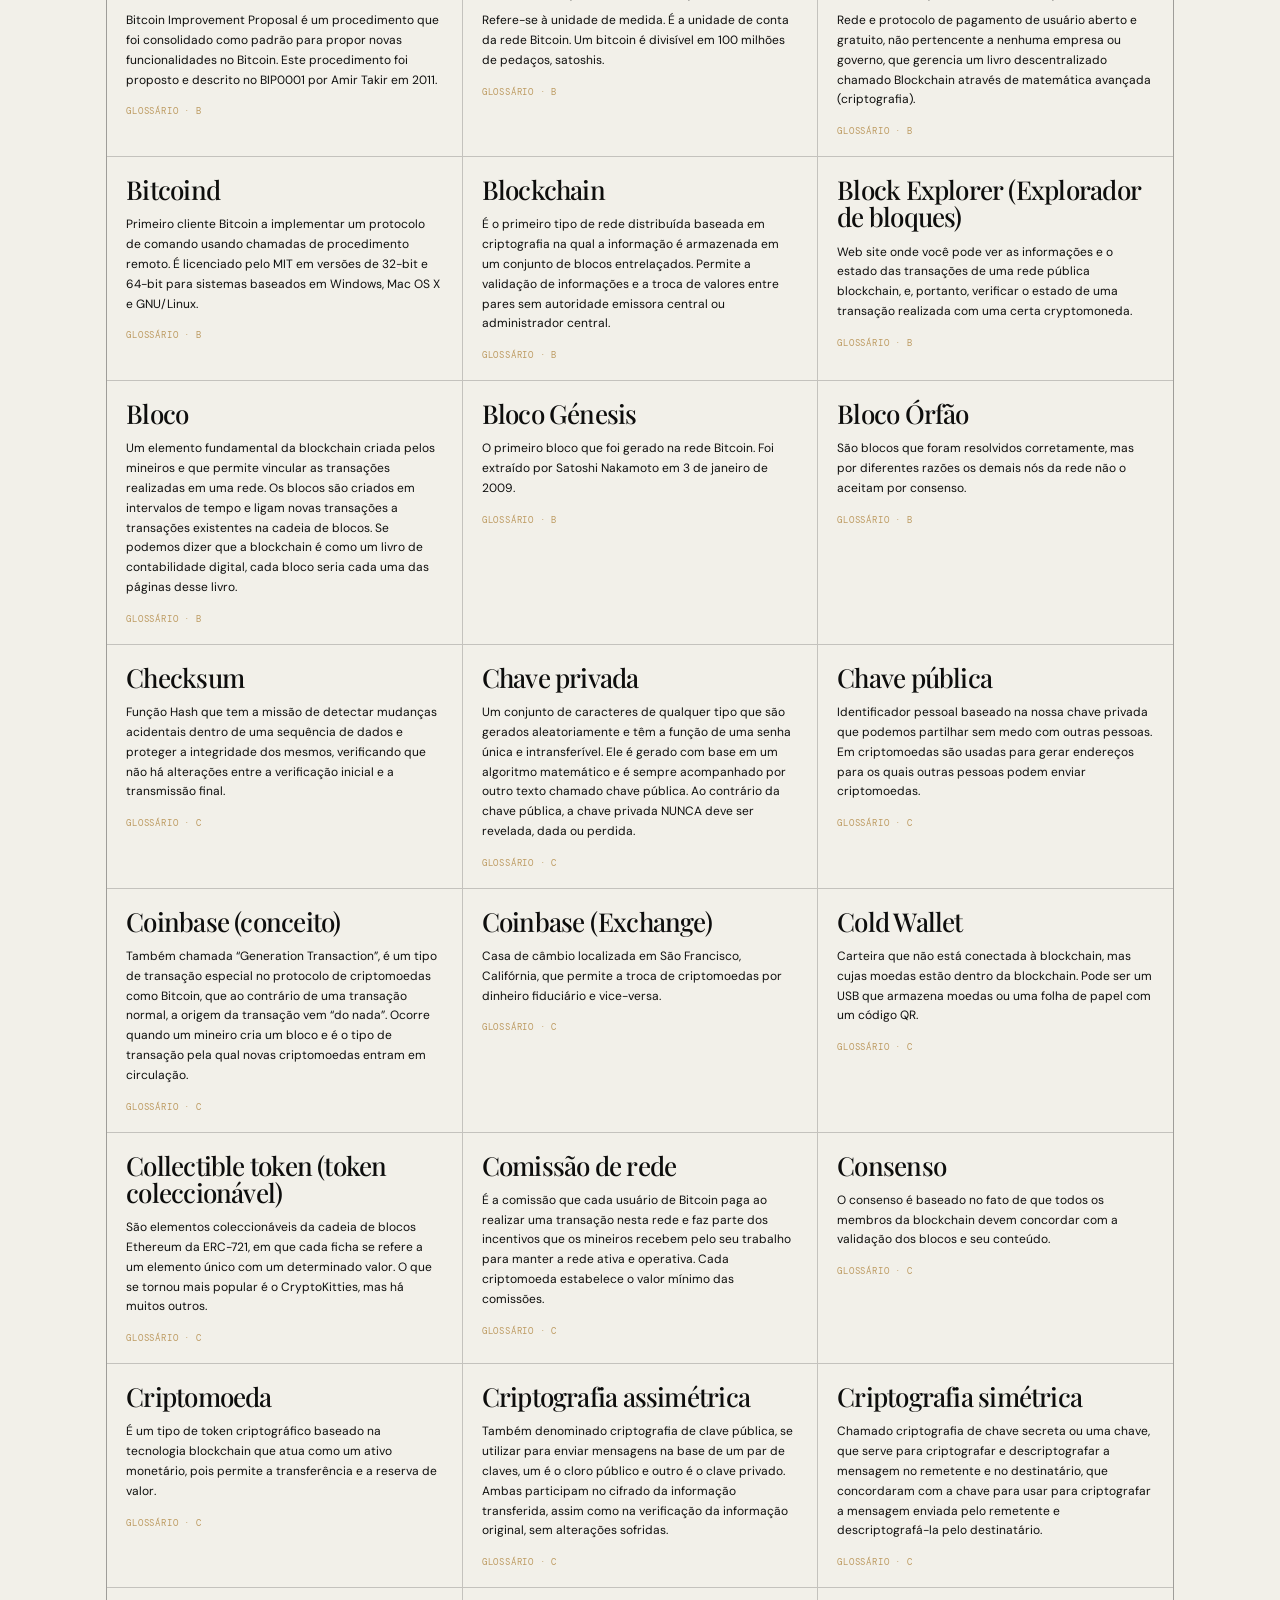
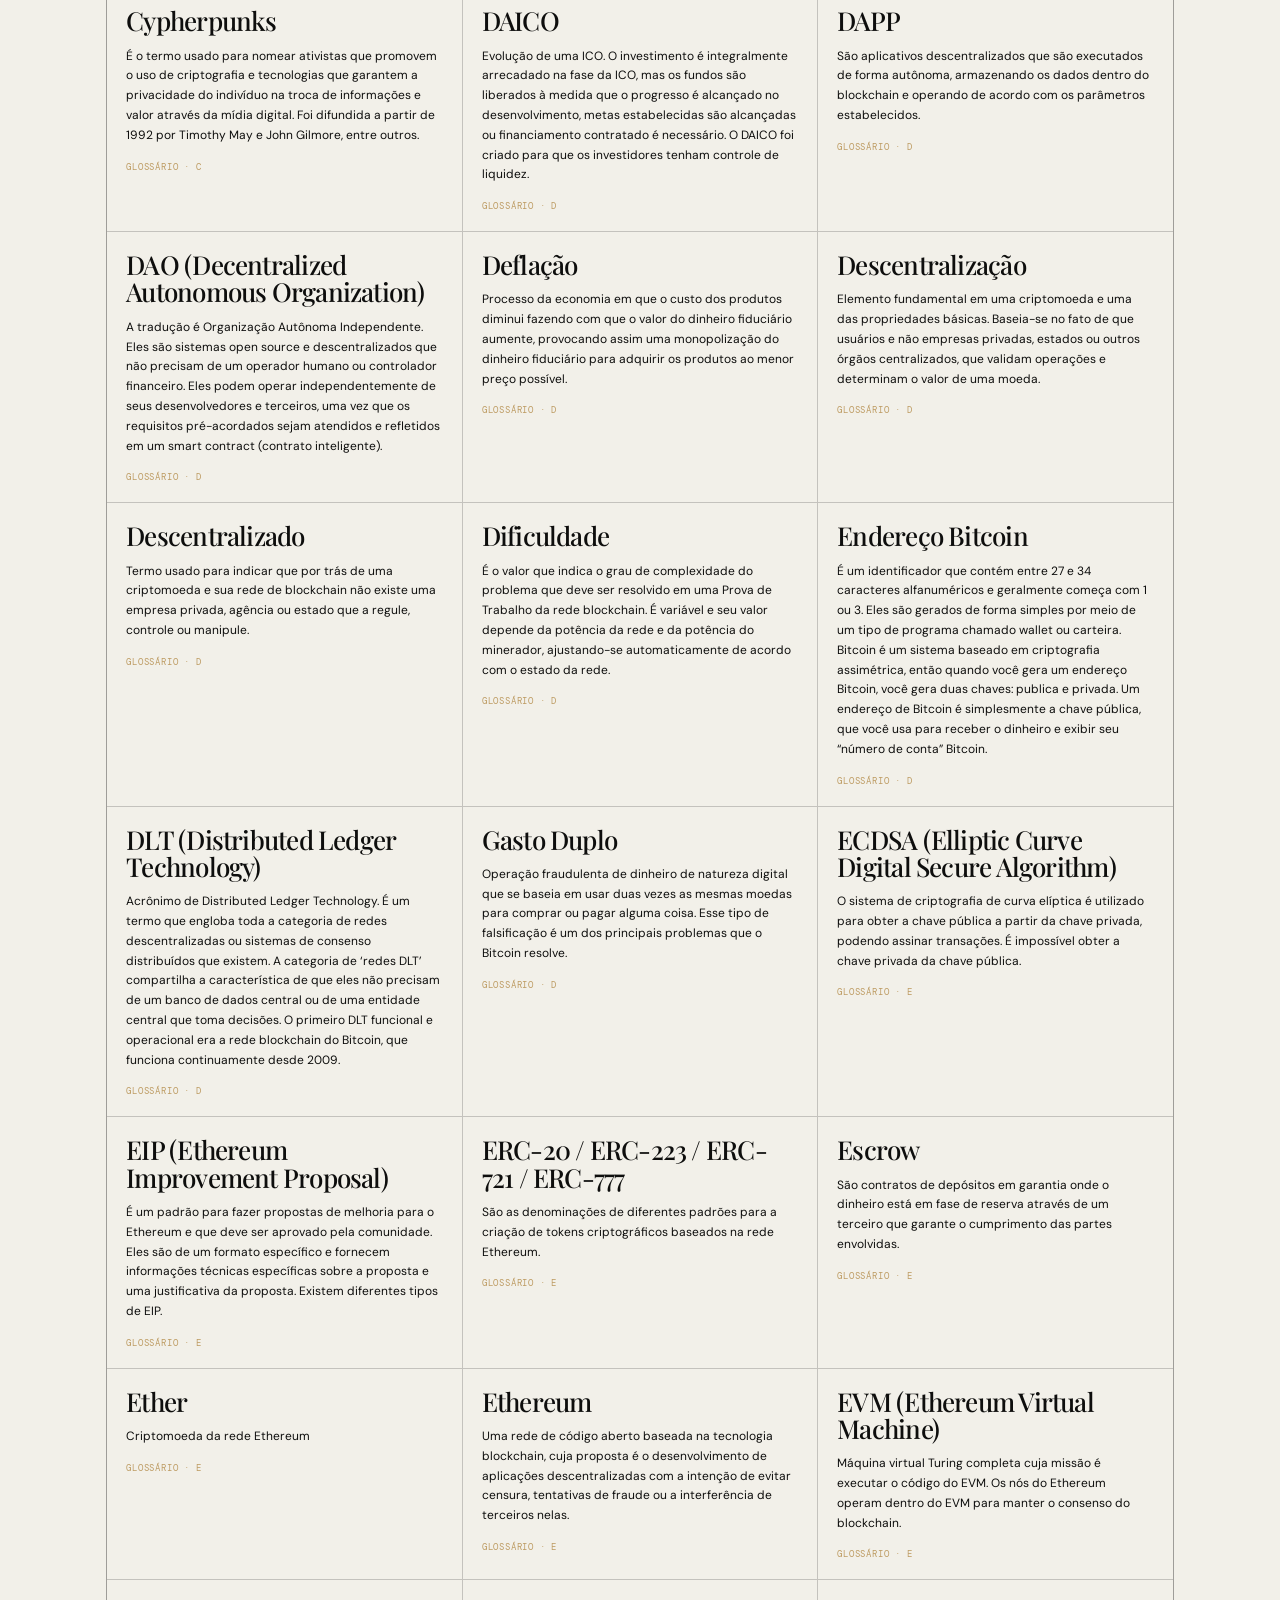
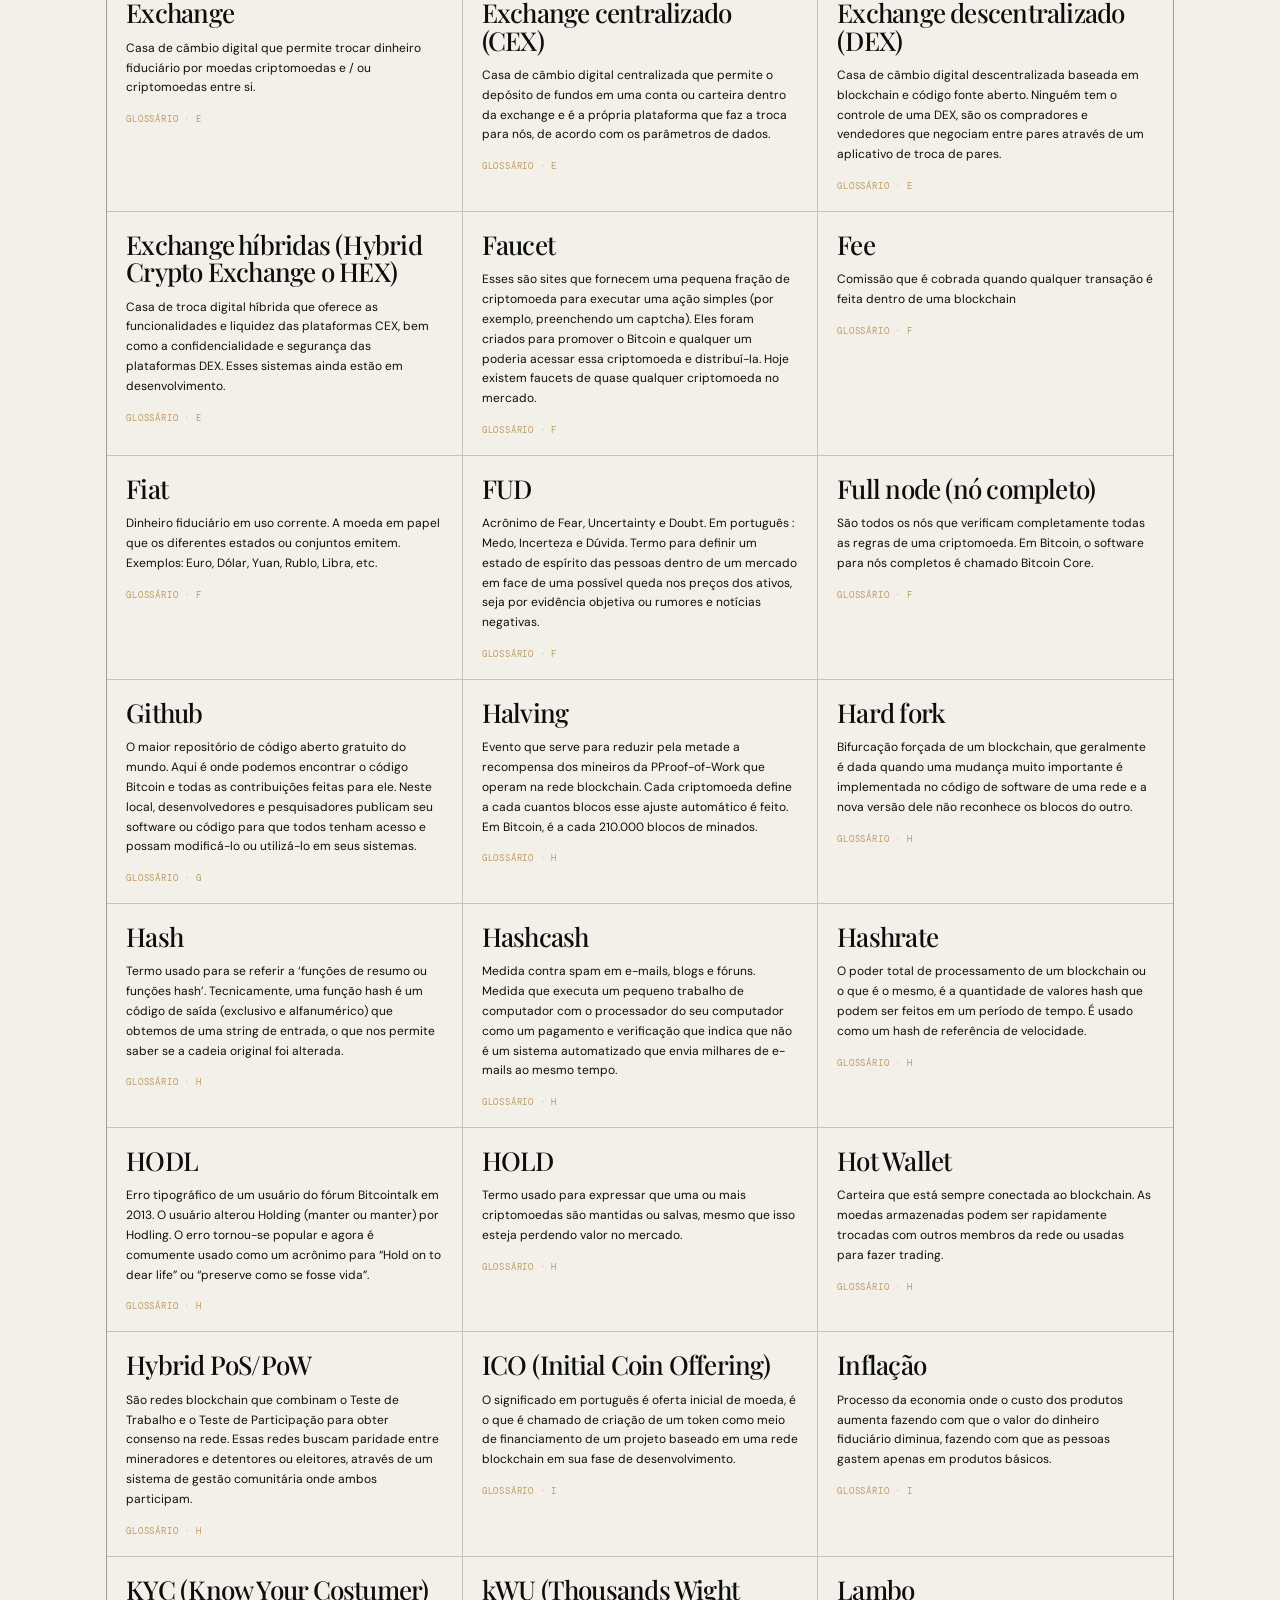
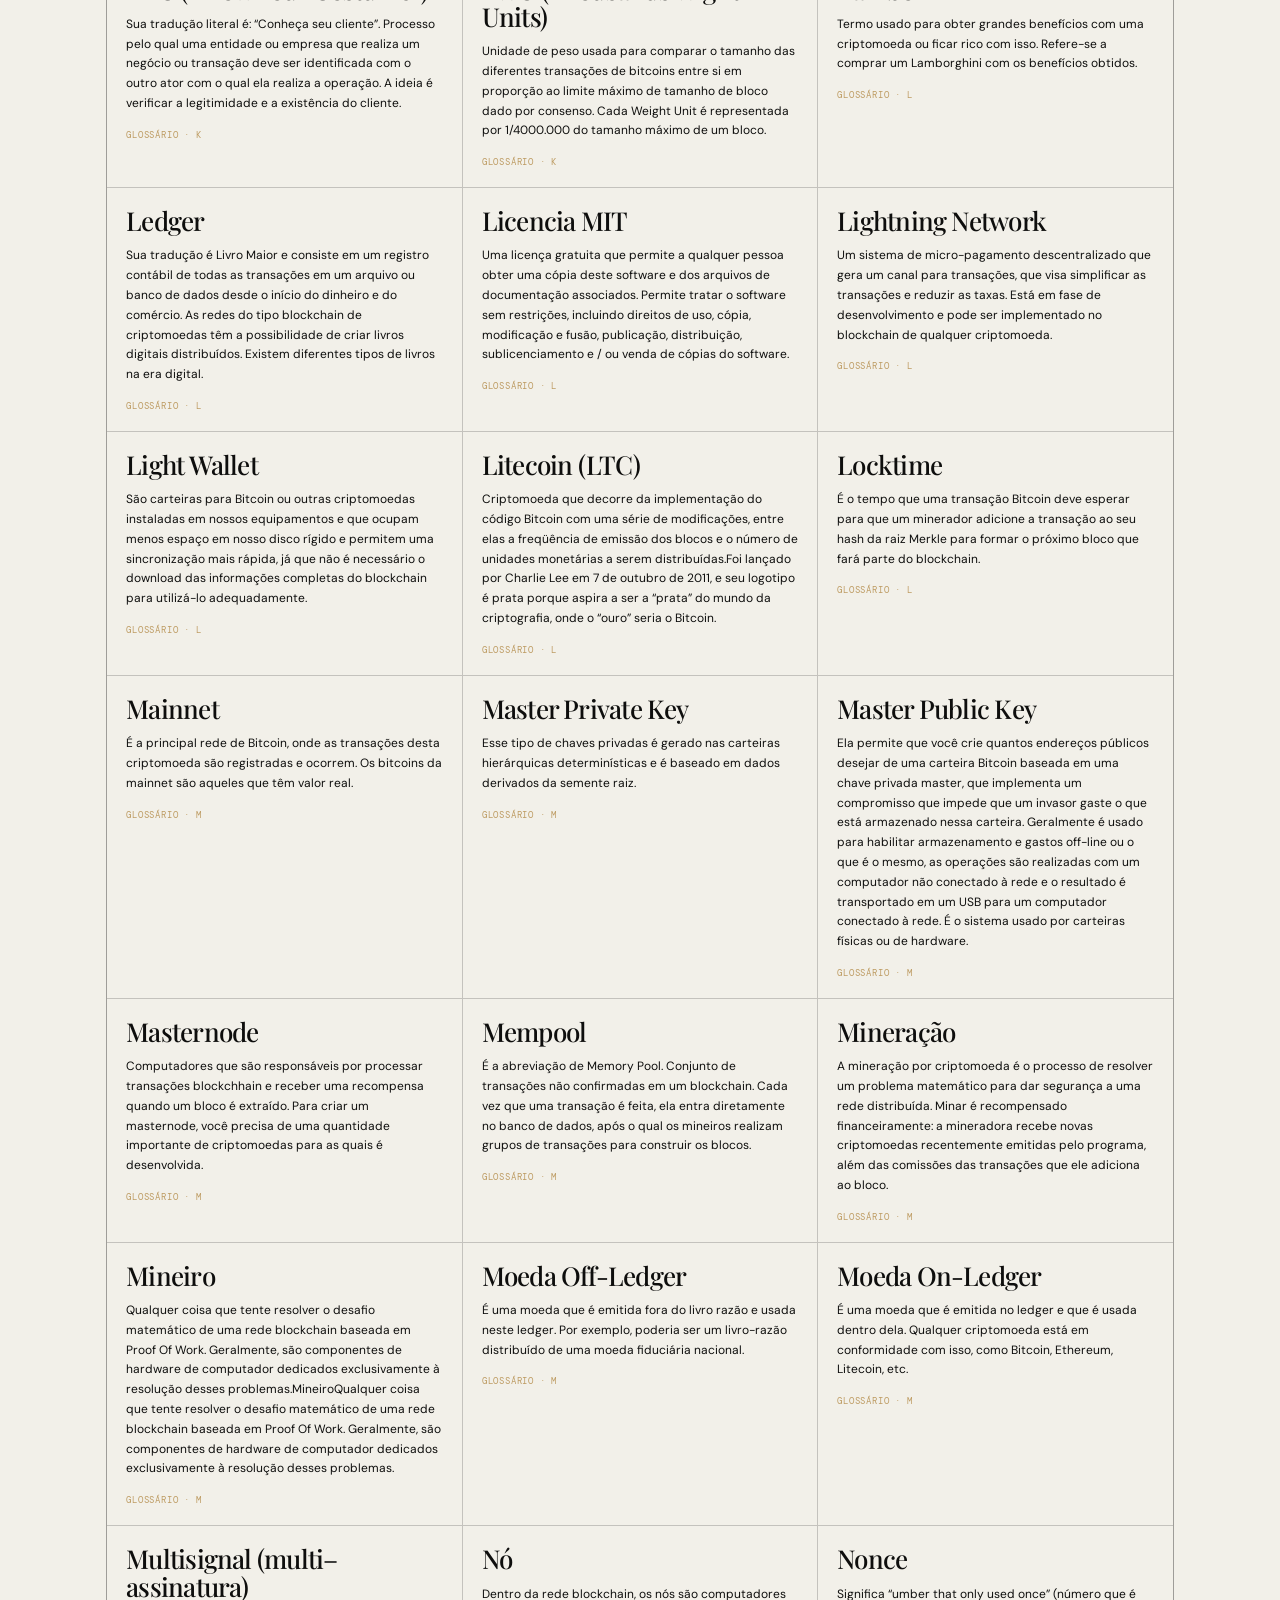
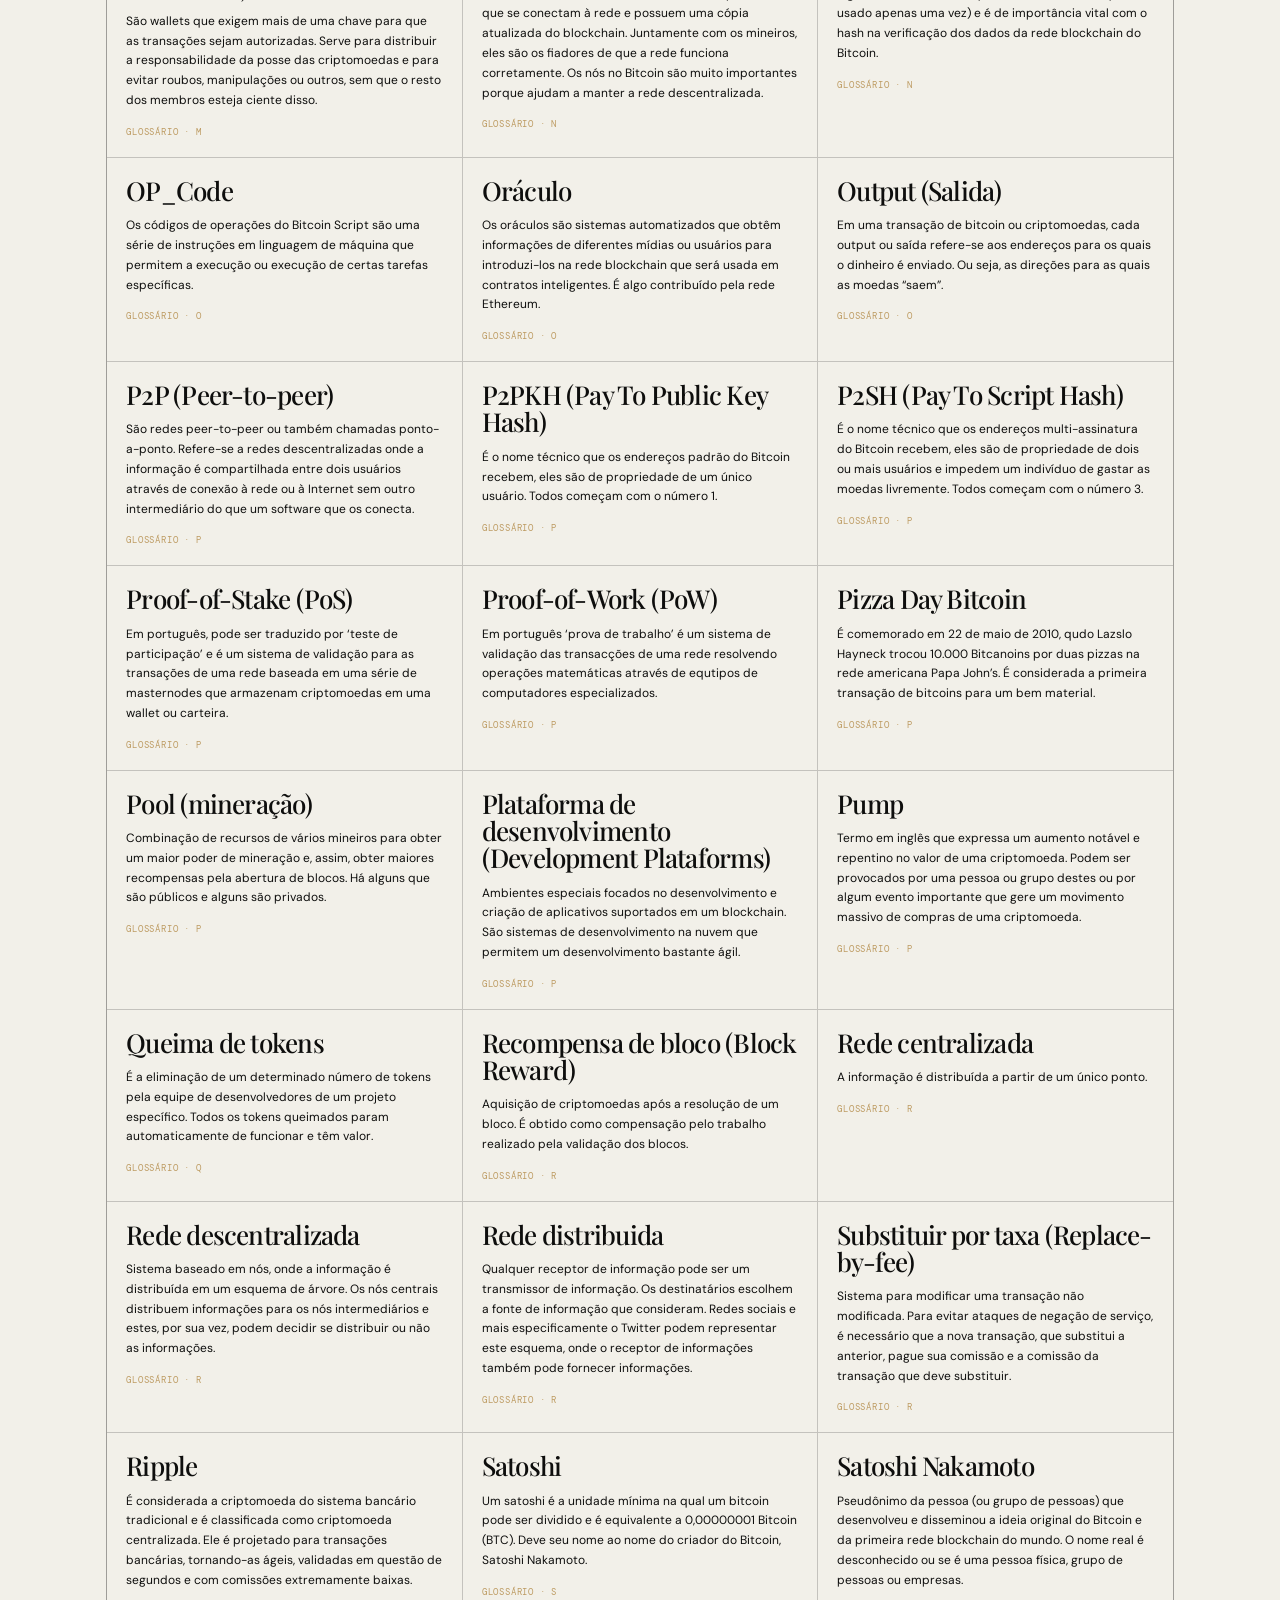
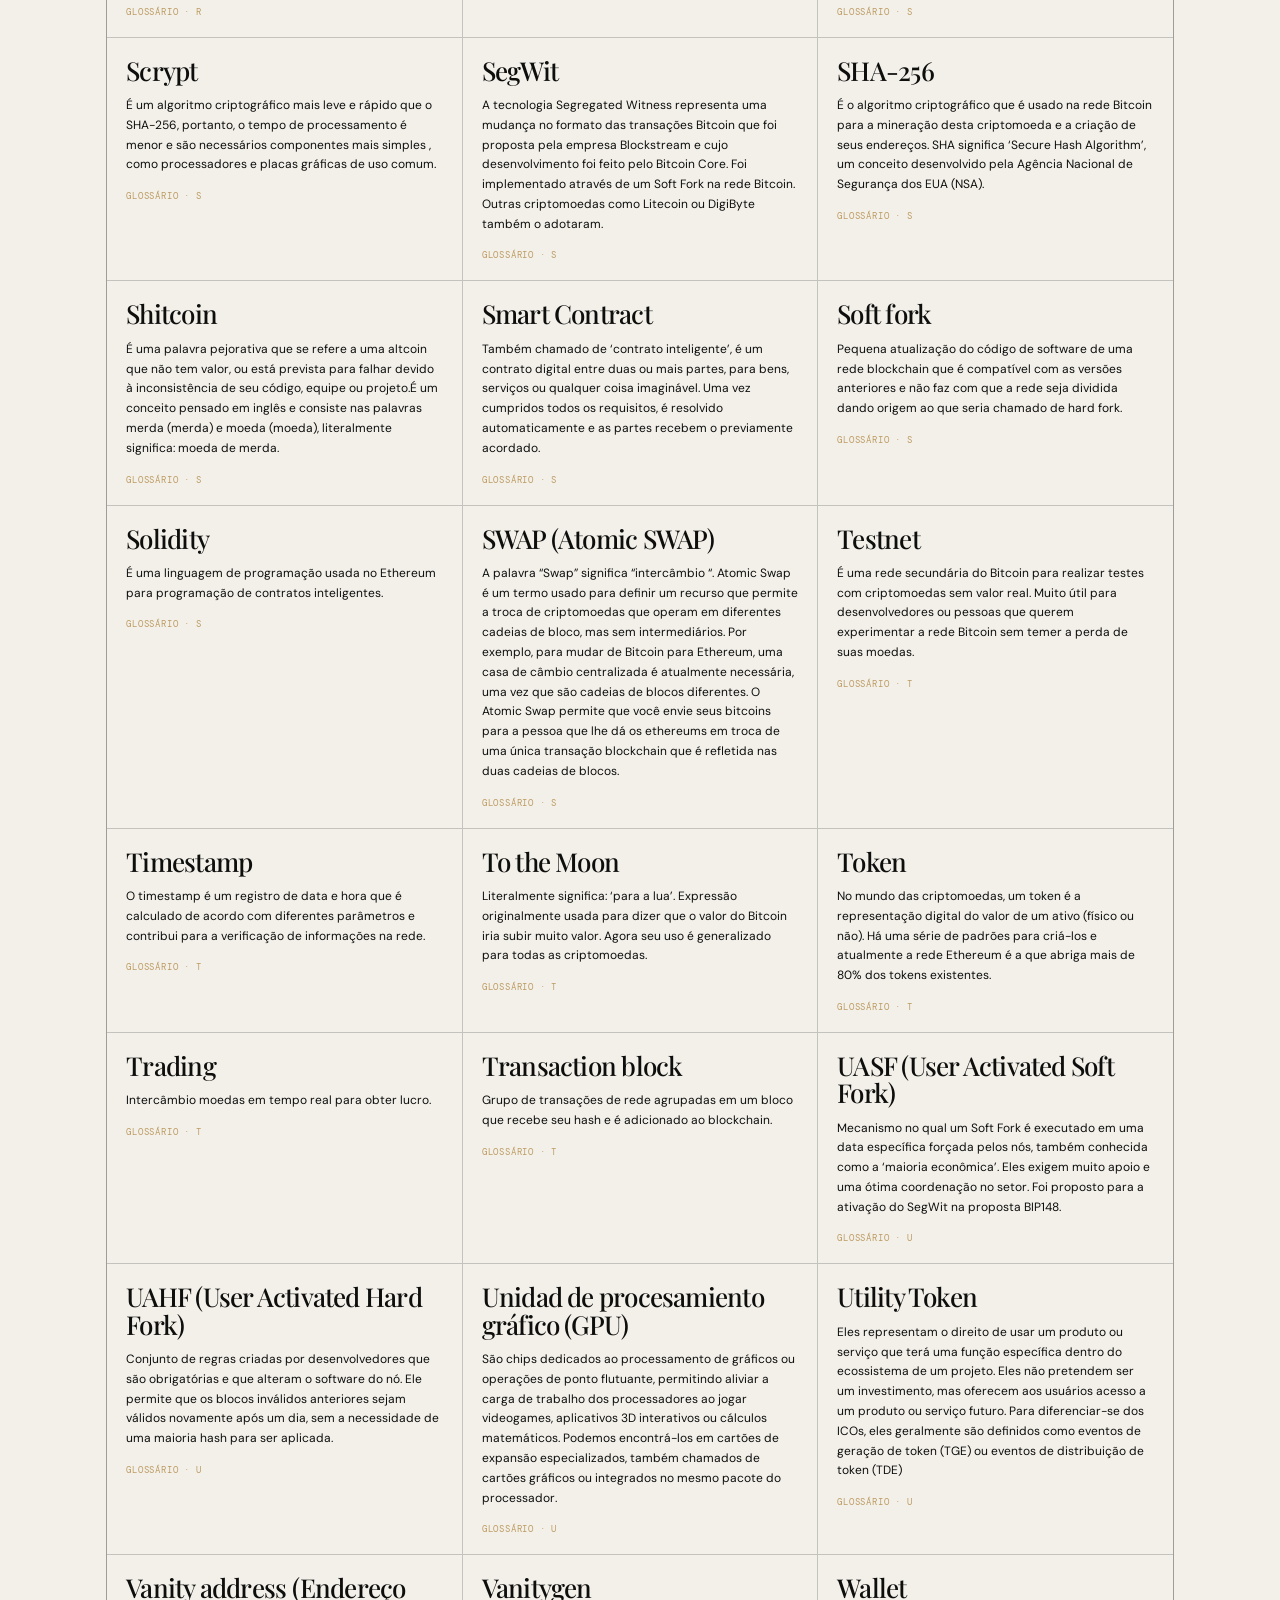
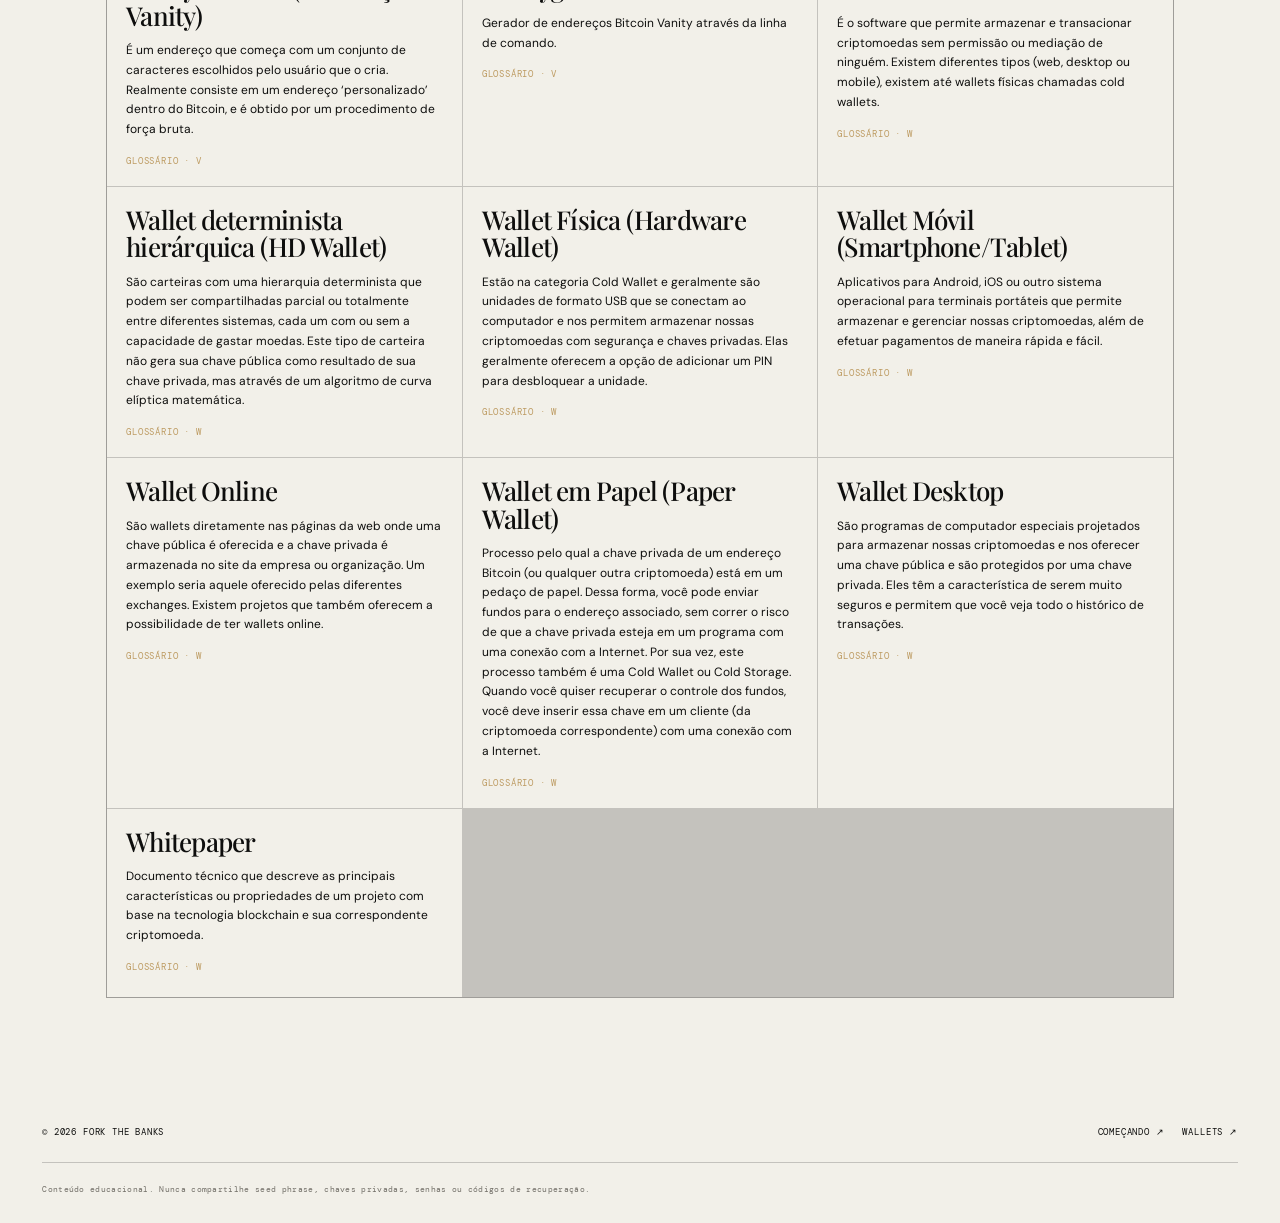
<file: para-voce.html>
<!doctype html>
<html lang="pt-BR"><head><meta charset="UTF-8" /><meta name="viewport" content="width=device-width, initial-scale=1.0" /><meta name="description" content="Glossário e Cryptopedia da Fork The Banks." /><title>Para Você — Fork The Banks</title><link rel="preconnect" href="https://fonts.googleapis.com" /><link rel="preconnect" href="https://fonts.gstatic.com" crossorigin /><link href="https://fonts.googleapis.com/css2?family=DM+Mono:wght@400;500&family=DM+Sans:opsz,wght@9..40,400;9..40,500;9..40,600&family=Playfair+Display:ital,wght@0,500;0,600;1,500&display=swap" rel="stylesheet" /><link rel="stylesheet" href="resources.css" /><link rel="stylesheet" href="site-nav.css" /></head>
<body><header class="resource-header"><a class="brand" href="index.html"><img src="logo-dark.png" alt="" /><span>FORK THE BANKS</span></a><nav class="desktop-nav" aria-label="Navegação principal"><a href="index.html#protocolo">Protocolo</a><div class="nav-dropdown"><button class="nav-trigger" type="button">Recursos <span>+</span></button><div class="dropdown-panel"><a href="comecando.html"><b>01</b> Começando <span>↗</span></a><a href="encontre-sua-wallet.html"><b>02</b> Encontre sua Wallet <span>↗</span></a><a href="para-voce.html"><b>03</b> Para Você <span>↗</span></a></div></div><a href="index.html#sobre">Sobre</a></nav><a class="resource-cta" href="index.html#protocolo">Ver o Protocolo <span>↗</span></a></header>
<main><section class="page-hero"><nav class="breadcrumbs"><a href="index.html">Início</a><span>/</span><span>Recursos</span><span>/</span><span>Para Você</span></nav><span class="eyebrow">03 — BIBLIOTECA</span><h1>Palavras para navegar<br>a nova <em>economia.</em></h1><p>Glossário e Cryptopedia para transformar termos técnicos em ponto de partida para conversas, pesquisas e escolhas mais conscientes.</p><small>As definições têm objetivo educacional. Tecnologias, produtos e regulações mudam; verifique fontes primárias ao tomar decisões.</small></section><section class="library-shell"><div class="library-tabs" role="tablist"><button class="library-tab is-active" type="button" data-library="glossary" role="tab" aria-selected="true">Glossário</button><button class="library-tab" type="button" data-library="cryptopedia" role="tab" aria-selected="false">Cryptopedia</button></div><div class="library-tools"><span class="library-count" id="library-count"></span><input class="library-search" id="library-search" type="search" placeholder="Buscar um termo" aria-label="Buscar um termo" /></div><div class="library-index" id="library-index" aria-label="Índice alfabético"></div><div class="library-grid" id="library-grid" aria-live="polite"></div></section></main>
<footer class="page-footer"><span>© <span id="year"></span> Fork The Banks</span><nav><a href="comecando.html">Começando ↗</a><a href="encontre-sua-wallet.html">Wallets ↗</a></nav><small>Conteúdo educacional. Nunca compartilhe seed phrase, chaves privadas, senhas ou códigos de recuperação.</small></footer><script src="biblioteca-data.js"></script><script src="biblioteca.js"></script></body></html>
</file>
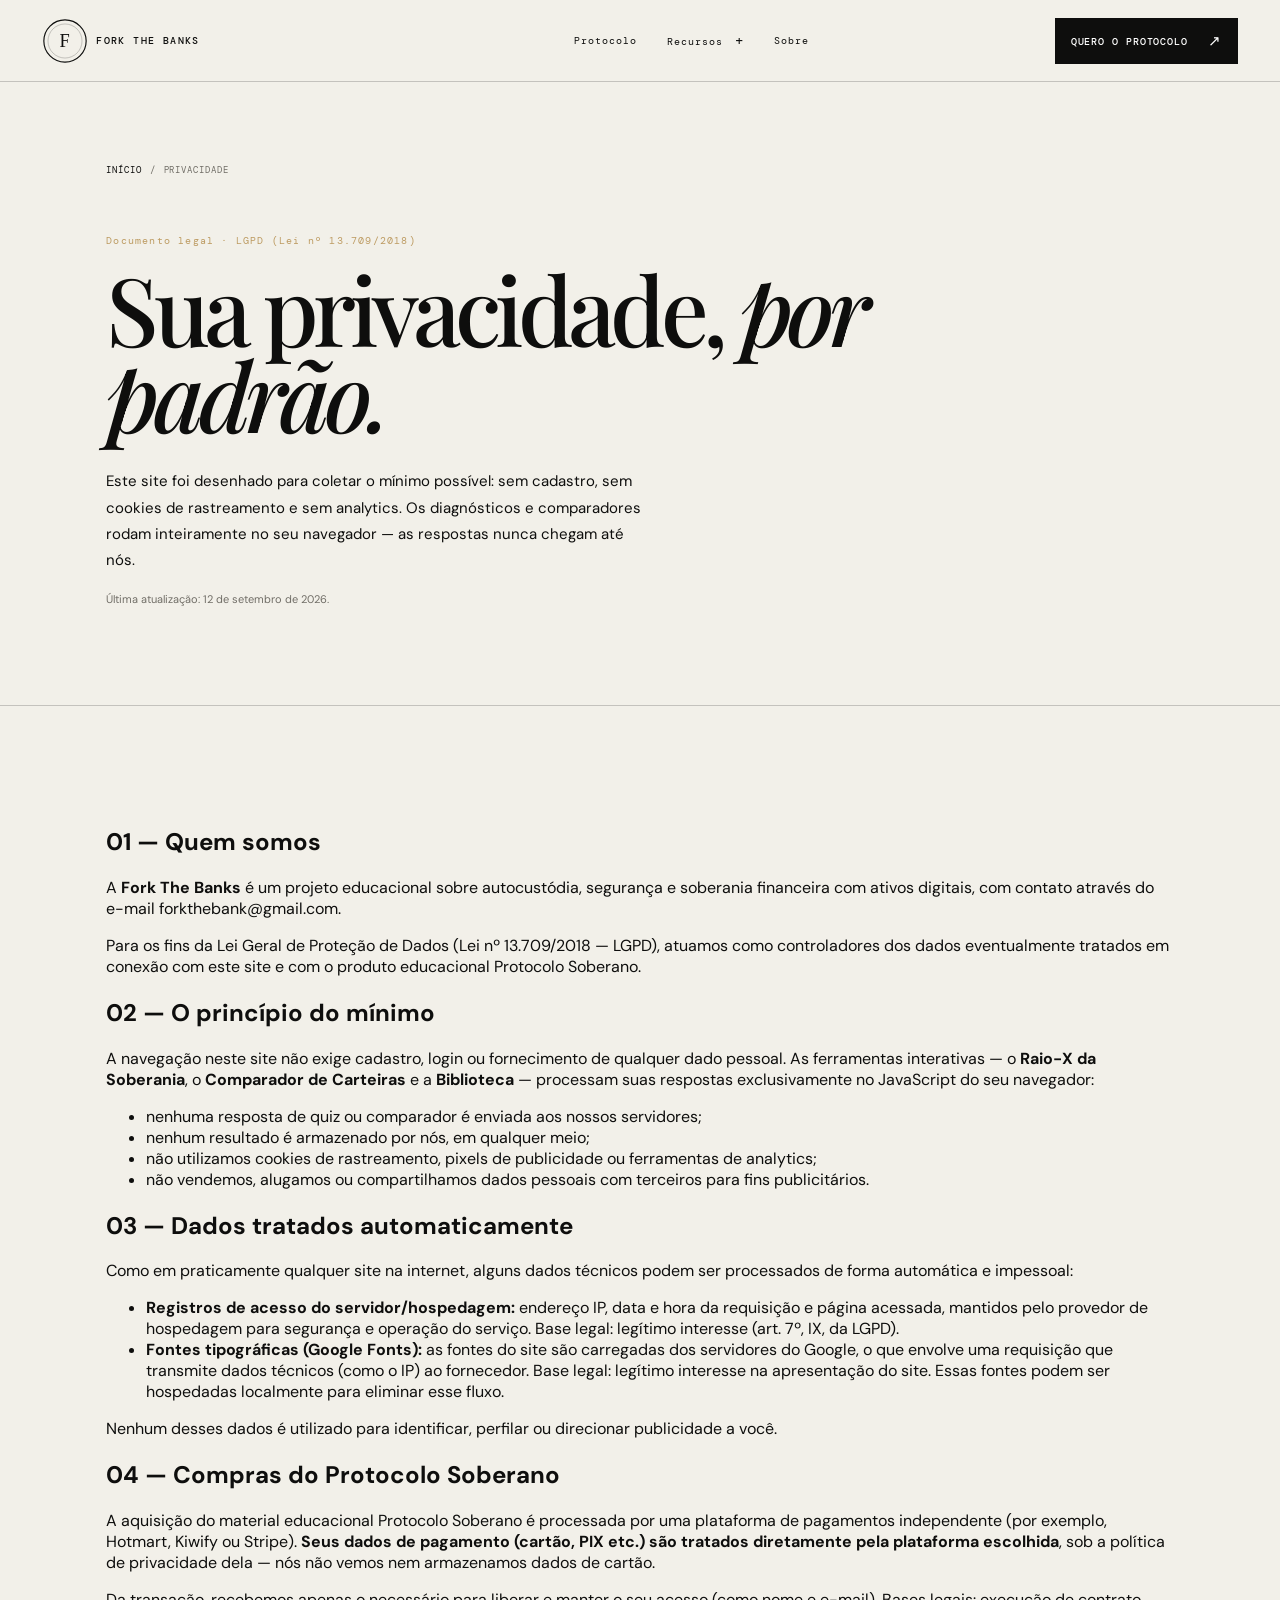
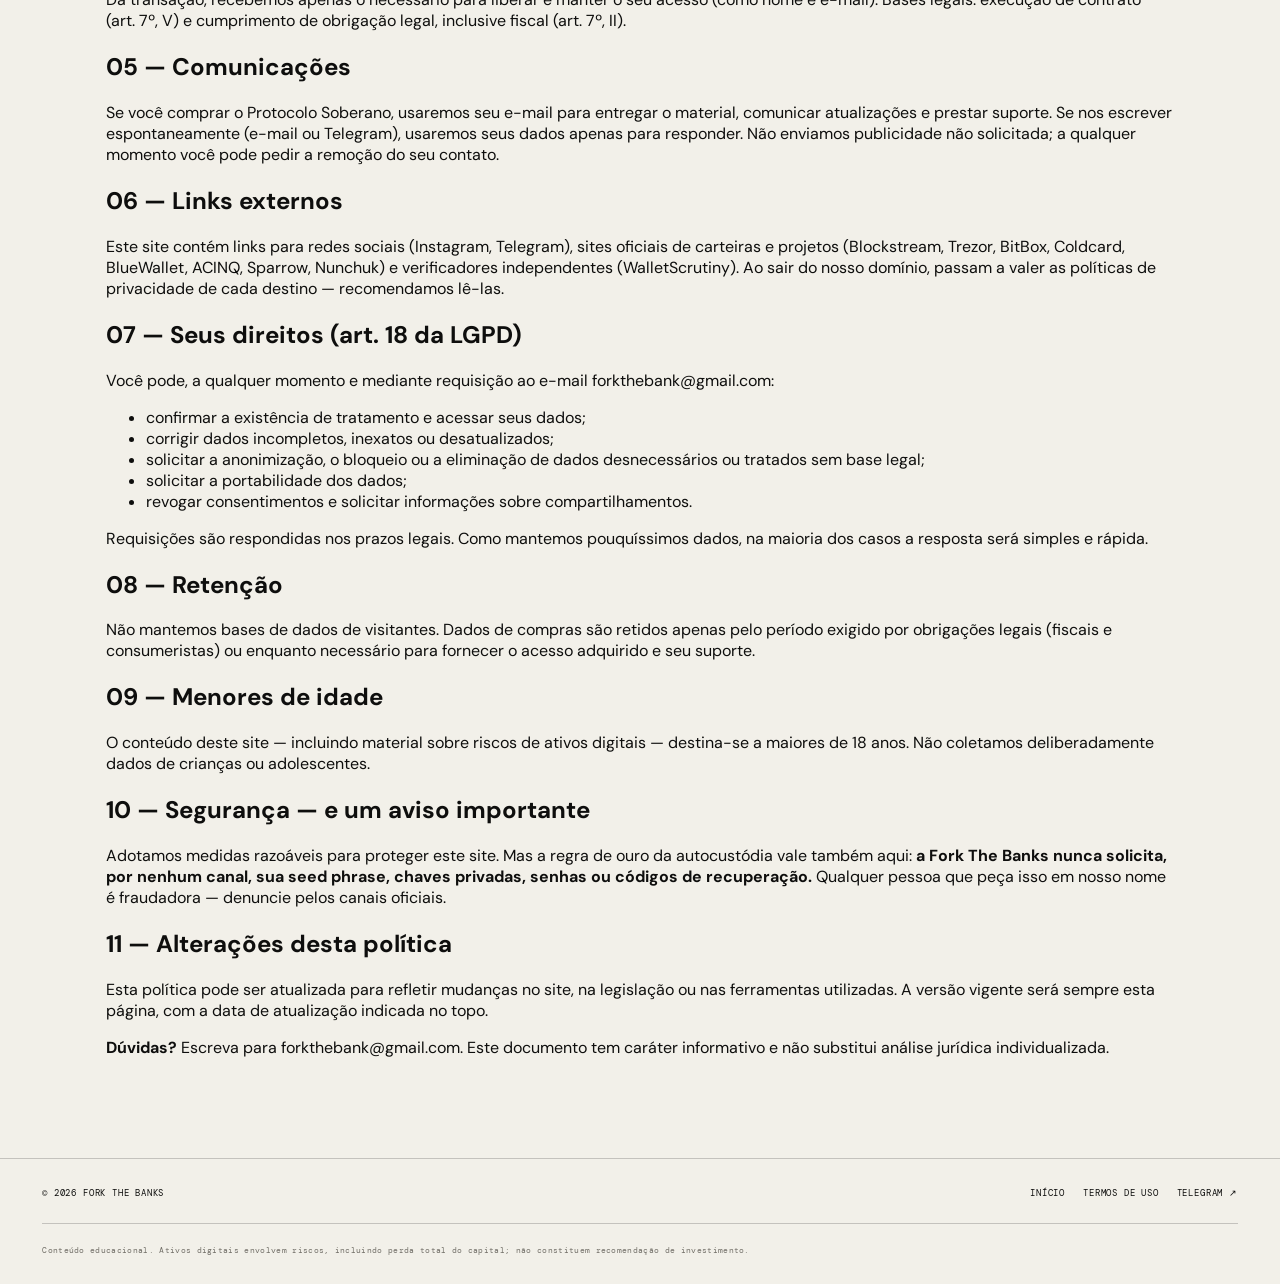
<file: privacidade.html>
<!doctype html>
<html lang="pt-BR">
<head>
<meta charset="UTF-8" />
<meta name="viewport" content="width=device-width, initial-scale=1.0" />
<link rel="icon" href="data:image/svg+xml,%3Csvg xmlns='http://www.w3.org/2000/svg' viewBox='0 0 100 100'%3E%3Crect width='100' height='100' fill='%23f2f0e9'/%3E%3Ccircle cx='50' cy='50' r='42' fill='none' stroke='%2375592b' stroke-width='5'/%3E%3Ctext x='50' y='67' text-anchor='middle' font-family='Georgia,serif' font-size='46' fill='%2375592b'%3EF%3C/text%3E%3C/svg%3E" />
<meta name="description" content="Política de Privacidade da Fork The Banks — como (e por que quase não) tratamos dados pessoais, em conformidade com a LGPD." />
<meta name="robots" content="index,follow" />
<title>Política de Privacidade — Fork The Banks</title>
<link rel="preconnect" href="https://fonts.googleapis.com" />
<link rel="preconnect" href="https://fonts.gstatic.com" crossorigin />
<link href="https://fonts.googleapis.com/css2?family=DM+Mono:wght@400;500&family=DM+Sans:opsz,wght@9..40,400;9..40,500;9..40,600&family=Playfair+Display:ital,wght@0,500;0,600;1,500&display=swap" rel="stylesheet" />
<link rel="stylesheet" href="resources.css" />
<link rel="stylesheet" href="site-nav.css" />
</head>
<body>
<header class="resource-header">
  <a class="brand" href="index.html"><svg class="brand-seal" viewBox="0 0 100 100" width="46" height="46" aria-hidden="true"><circle cx="50" cy="50" r="46" fill="none" stroke="currentColor" stroke-width="2.5"/><circle cx="50" cy="50" r="37" fill="none" stroke="currentColor" stroke-width="1" opacity=".45"/><text x="50" y="64" text-anchor="middle" font-family="Georgia,serif" font-size="40" fill="currentColor">F</text></svg><span>FORK THE BANKS</span></a>
  <nav class="desktop-nav" aria-label="Navegação principal">
    <a href="protocolo.html">Protocolo</a>
    <div class="nav-dropdown">
      <button class="nav-trigger" type="button">Recursos <span>+</span></button>
      <div class="dropdown-panel">
        <a href="comecando.html"><b>01 — </b> Começando <span>↗</span></a>
        <a href="encontre-sua-wallet.html"><b>02 — </b> Encontre sua Wallet <span>↗</span></a>
        <a href="para-voce.html"><b>03 — </b> Para Você <span>↗</span></a>
        <a href="protocolo.html"><b>04 — </b> Protocolo Soberano <span>↗</span></a>
      </div>
    </div>
    <a href="index.html#sobre">Sobre</a>
  </nav>
  <a class="resource-cta" href="protocolo.html#precos">Quero o Protocolo <span>↗</span></a>
</header>

<main>
  <section class="page-hero">
    <nav class="breadcrumbs" aria-label="Trilha de navegação"><a href="index.html">Início</a><span>/</span><span>Privacidade</span></nav>
    <span class="eyebrow">Documento legal · LGPD (Lei nº 13.709/2018)</span>
    <h1>Sua privacidade, <em>por padrão.</em></h1>
    <p>Este site foi desenhado para coletar o mínimo possível: sem cadastro, sem cookies de rastreamento e sem analytics. Os diagnósticos e comparadores rodam inteiramente no seu navegador — as respostas nunca chegam até nós.</p>
    <small>Última atualização: 12 de setembro de 2026.</small>
  </section>

  <section class="content-section">
    <div class="legal-body">
      <h2><span class="legal-num">01  — </span>Quem somos</h2>
      <p>A <strong>Fork The Banks</strong> é um projeto educacional sobre autocustódia, segurança e soberania financeira com ativos digitais, com contato através do e-mail <a href="mailto:forkthebank@gmail.com">forkthebank@gmail.com.</a> </p>
      <p>Para os fins da Lei Geral de Proteção de Dados (Lei nº 13.709/2018 — LGPD), atuamos como controladores dos dados eventualmente tratados em conexão com este site e com o produto educacional Protocolo Soberano.</p>

      <h2><span class="legal-num">02 — </span>O princípio do mínimo</h2>
      <p>A navegação neste site não exige cadastro, login ou fornecimento de qualquer dado pessoal. As ferramentas interativas — o <strong>Raio-X da Soberania</strong>, o <strong>Comparador de Carteiras</strong> e a <strong>Biblioteca</strong> — processam suas respostas exclusivamente no JavaScript do seu navegador:</p>
      <ul>
        <li>nenhuma resposta de quiz ou comparador é enviada aos nossos servidores;</li>
        <li>nenhum resultado é armazenado por nós, em qualquer meio;</li>
        <li>não utilizamos cookies de rastreamento, pixels de publicidade ou ferramentas de analytics;</li>
        <li>não vendemos, alugamos ou compartilhamos dados pessoais com terceiros para fins publicitários.</li>
      </ul>

      <h2><span class="legal-num">03 — </span>Dados tratados automaticamente</h2>
      <p>Como em praticamente qualquer site na internet, alguns dados técnicos podem ser processados de forma automática e impessoal:</p>
      <ul>
        <li><strong>Registros de acesso do servidor/hospedagem:</strong> endereço IP, data e hora da requisição e página acessada, mantidos pelo provedor de hospedagem para segurança e operação do serviço. Base legal: legítimo interesse (art. 7º, IX, da LGPD).</li>
        <li><strong>Fontes tipográficas (Google Fonts):</strong> as fontes do site são carregadas dos servidores do Google, o que envolve uma requisição que transmite dados técnicos (como o IP) ao fornecedor. Base legal: legítimo interesse na apresentação do site. Essas fontes podem ser hospedadas localmente para eliminar esse fluxo.</li>
      </ul>
      <p>Nenhum desses dados é utilizado para identificar, perfilar ou direcionar publicidade a você.</p>

      <h2><span class="legal-num">04 — </span>Compras do Protocolo Soberano</h2>
      <p>A aquisição do material educacional Protocolo Soberano é processada por uma plataforma de pagamentos independente (por exemplo, Hotmart, Kiwify ou Stripe). <strong>Seus dados de pagamento (cartão, PIX etc.) são tratados diretamente pela plataforma escolhida</strong>, sob a política de privacidade dela — nós não vemos nem armazenamos dados de cartão.</p>
      <p>Da transação, recebemos apenas o necessário para liberar e manter o seu acesso (como nome e e-mail). Bases legais: execução de contrato (art. 7º, V) e cumprimento de obrigação legal, inclusive fiscal (art. 7º, II).</p>

      <h2><span class="legal-num">05 — </span>Comunicações</h2>
      <p>Se você comprar o Protocolo Soberano, usaremos seu e-mail para entregar o material, comunicar atualizações e prestar suporte. Se nos escrever espontaneamente (e-mail ou Telegram), usaremos seus dados apenas para responder. Não enviamos publicidade não solicitada; a qualquer momento você pode pedir a remoção do seu contato.</p>

      <h2><span class="legal-num">06 — </span>Links externos</h2>
      <p>Este site contém links para redes sociais (Instagram, Telegram), sites oficiais de carteiras e projetos (Blockstream, Trezor, BitBox, Coldcard, BlueWallet, ACINQ, Sparrow, Nunchuk) e verificadores independentes (WalletScrutiny). Ao sair do nosso domínio, passam a valer as políticas de privacidade de cada destino — recomendamos lê-las.</p>

      <h2><span class="legal-num">07 — </span>Seus direitos (art. 18 da LGPD)</h2>
      <p>Você pode, a qualquer momento e mediante requisição ao e-mail <a href="mailto:forkthebank@gmail.com">forkthebank@gmail.com</a>:</p>
      <ul>
        <li>confirmar a existência de tratamento e acessar seus dados;</li>
        <li>corrigir dados incompletos, inexatos ou desatualizados;</li>
        <li>solicitar a anonimização, o bloqueio ou a eliminação de dados desnecessários ou tratados sem base legal;</li>
        <li>solicitar a portabilidade dos dados;</li>
        <li>revogar consentimentos e solicitar informações sobre compartilhamentos.</li>
      </ul>
      <p>Requisições são respondidas nos prazos legais. Como mantemos pouquíssimos dados, na maioria dos casos a resposta será simples e rápida.</p>

      <h2><span class="legal-num">08 — </span>Retenção</h2>
      <p>Não mantemos bases de dados de visitantes. Dados de compras são retidos apenas pelo período exigido por obrigações legais (fiscais e consumeristas) ou enquanto necessário para fornecer o acesso adquirido e seu suporte.</p>

      <h2><span class="legal-num">09 — </span>Menores de idade</h2>
      <p>O conteúdo deste site — incluindo material sobre riscos de ativos digitais — destina-se a maiores de 18 anos. Não coletamos deliberadamente dados de crianças ou adolescentes.</p>

      <h2><span class="legal-num">10 — </span>Segurança — e um aviso importante</h2>
      <p>Adotamos medidas razoáveis para proteger este site. Mas a regra de ouro da autocustódia vale também aqui: <strong>a Fork The Banks nunca solicita, por nenhum canal, sua seed phrase, chaves privadas, senhas ou códigos de recuperação.</strong> Qualquer pessoa que peça isso em nosso nome é fraudadora — denuncie pelos canais oficiais.</p>

      <h2><span class="legal-num">11 — </span>Alterações desta política</h2>
      <p>Esta política pode ser atualizada para refletir mudanças no site, na legislação ou nas ferramentas utilizadas. A versão vigente será sempre esta página, com a data de atualização indicada no topo.</p>

      <div class="legal-note"><strong>Dúvidas?</strong> Escreva para <a href="mailto:forkthebank@gmail.com">forkthebank@gmail.com</a></a>. Este documento tem caráter informativo e não substitui análise jurídica individualizada.</div>
    </div>
  </section>
</main>

<footer class="page-footer">
  <span>© <span id="year"></span> Fork The Banks</span>
  <nav aria-label="Links do rodapé">
    <a href="index.html">Início</a>
    <a href="termos.html">Termos de Uso</a>
    <a href="https://t.me/ForktheBanks" target="_blank" rel="noreferrer">Telegram ↗</a>
  </nav>
  <small>Conteúdo educacional. Ativos digitais envolvem riscos, incluindo perda total do capital; não constituem recomendação de investimento.</small>
</footer>
<script>document.querySelector('#year').textContent = new Date().getFullYear();</script>
</body>
</html>
</file>
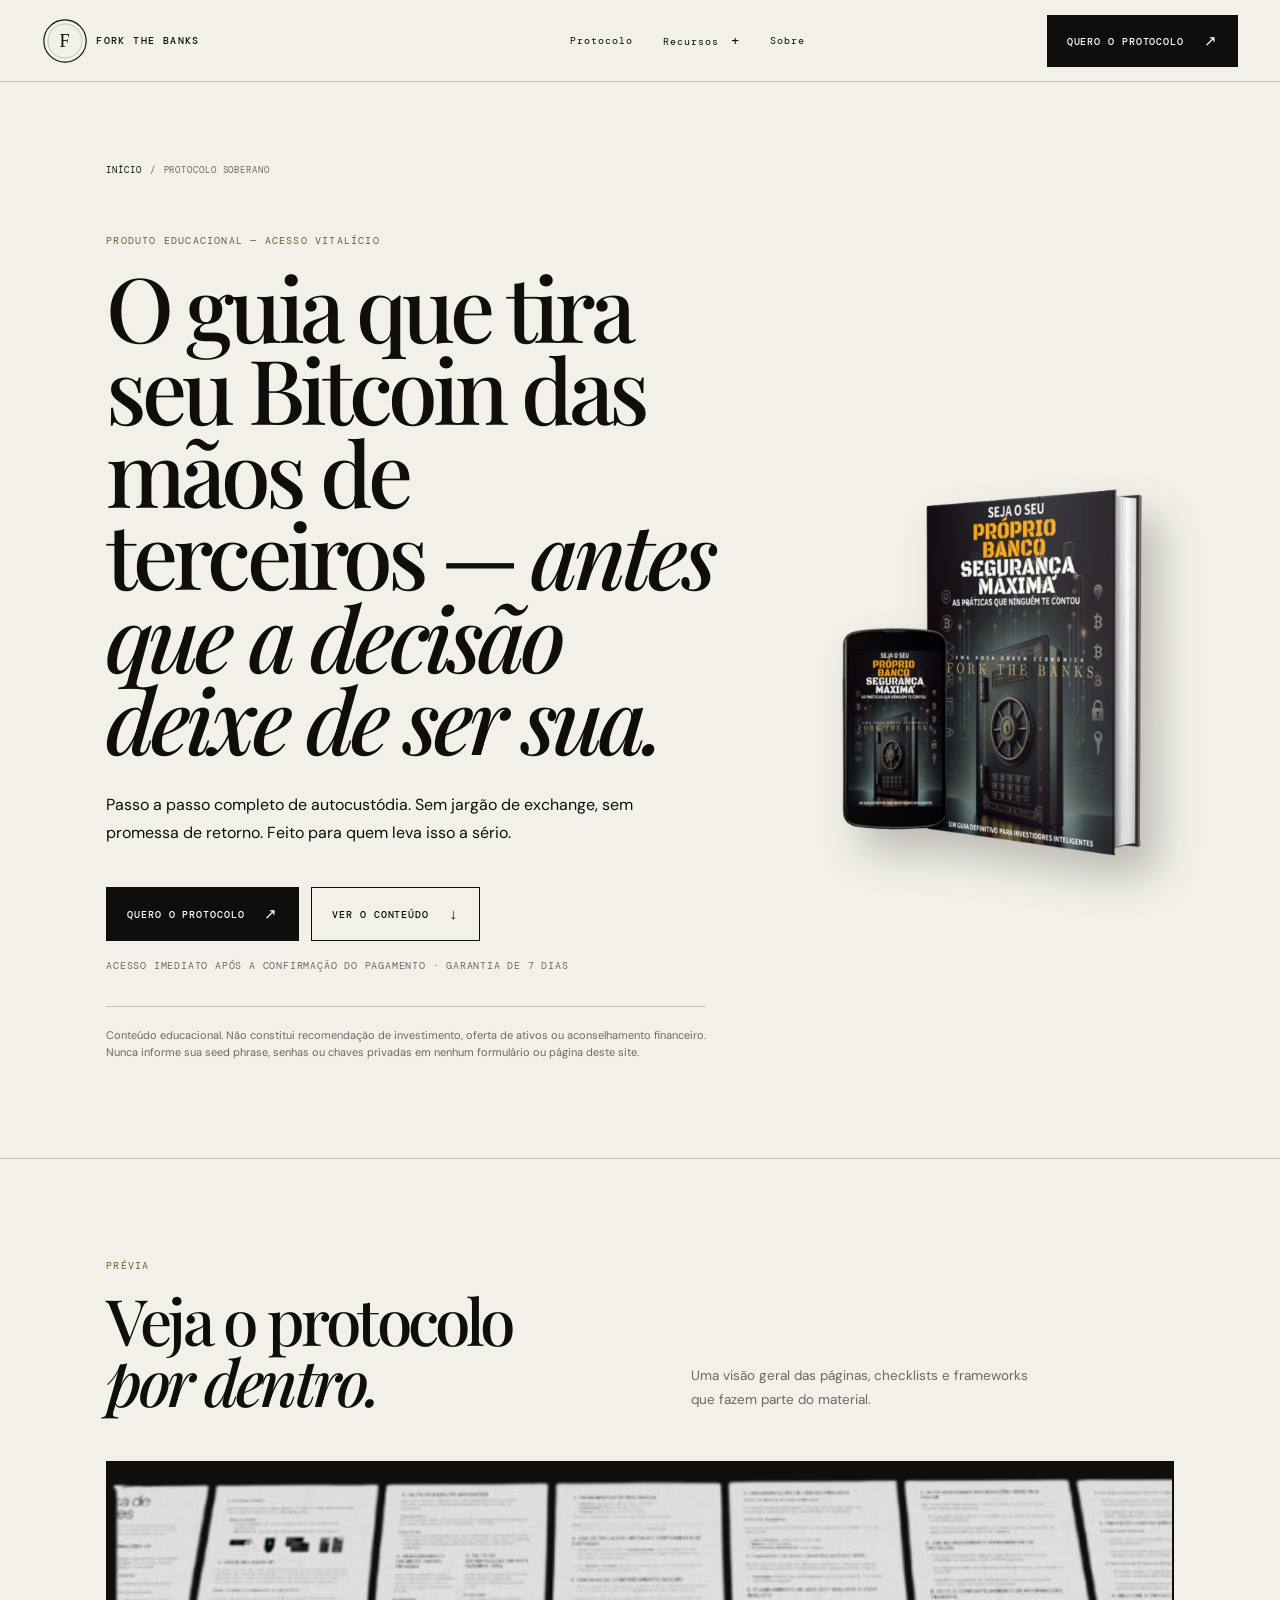
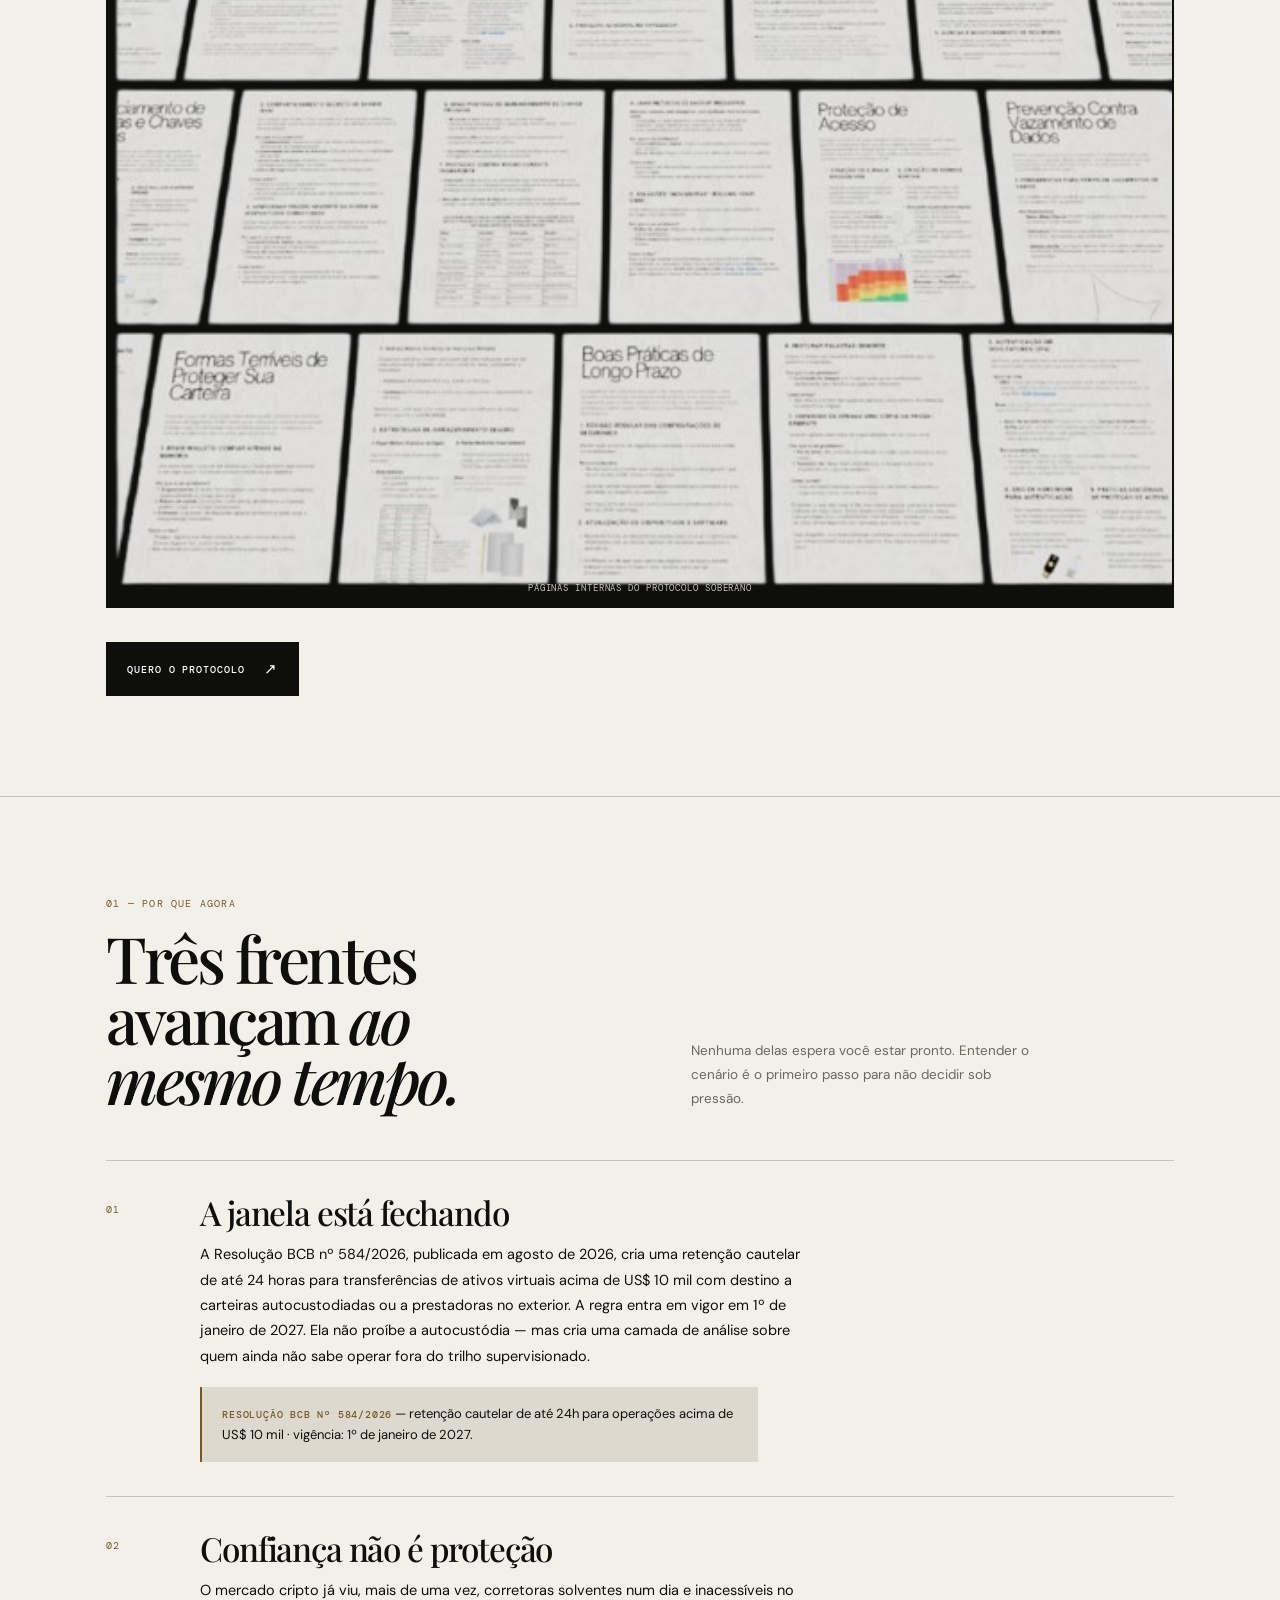
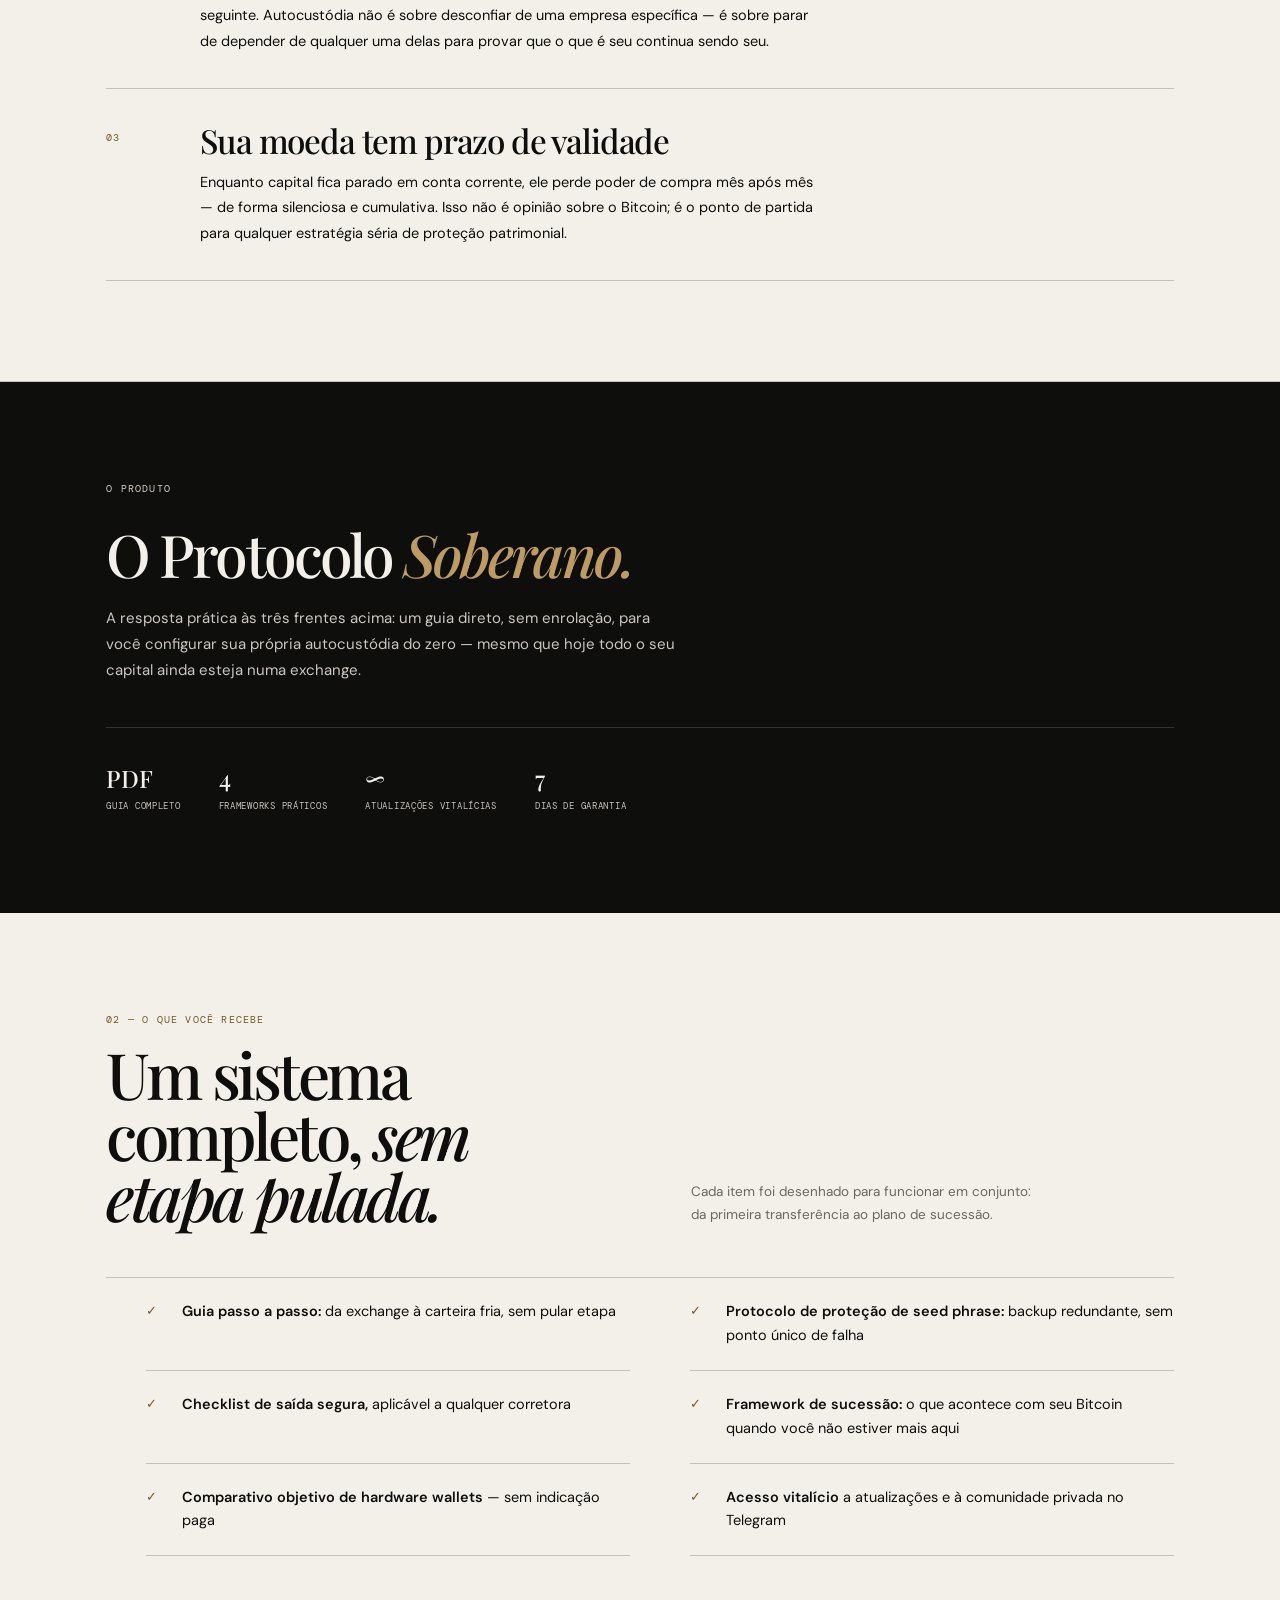
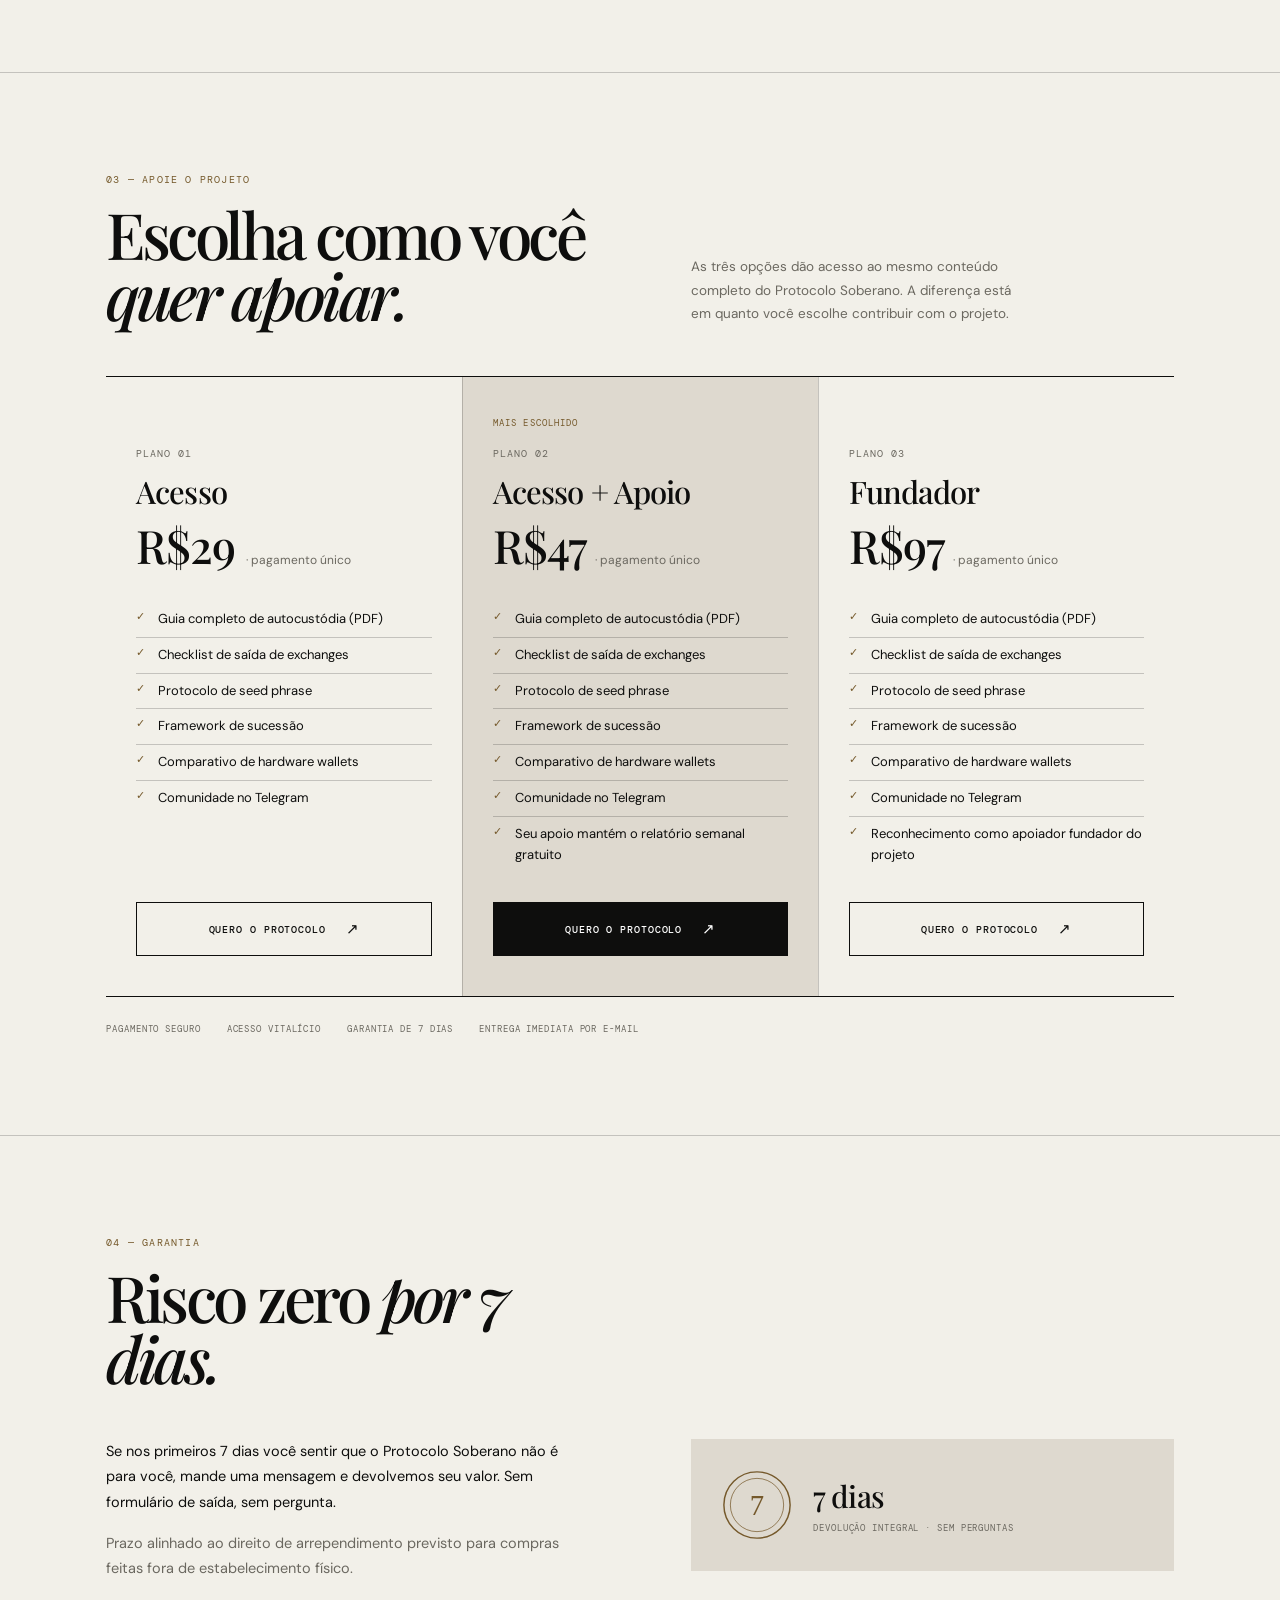
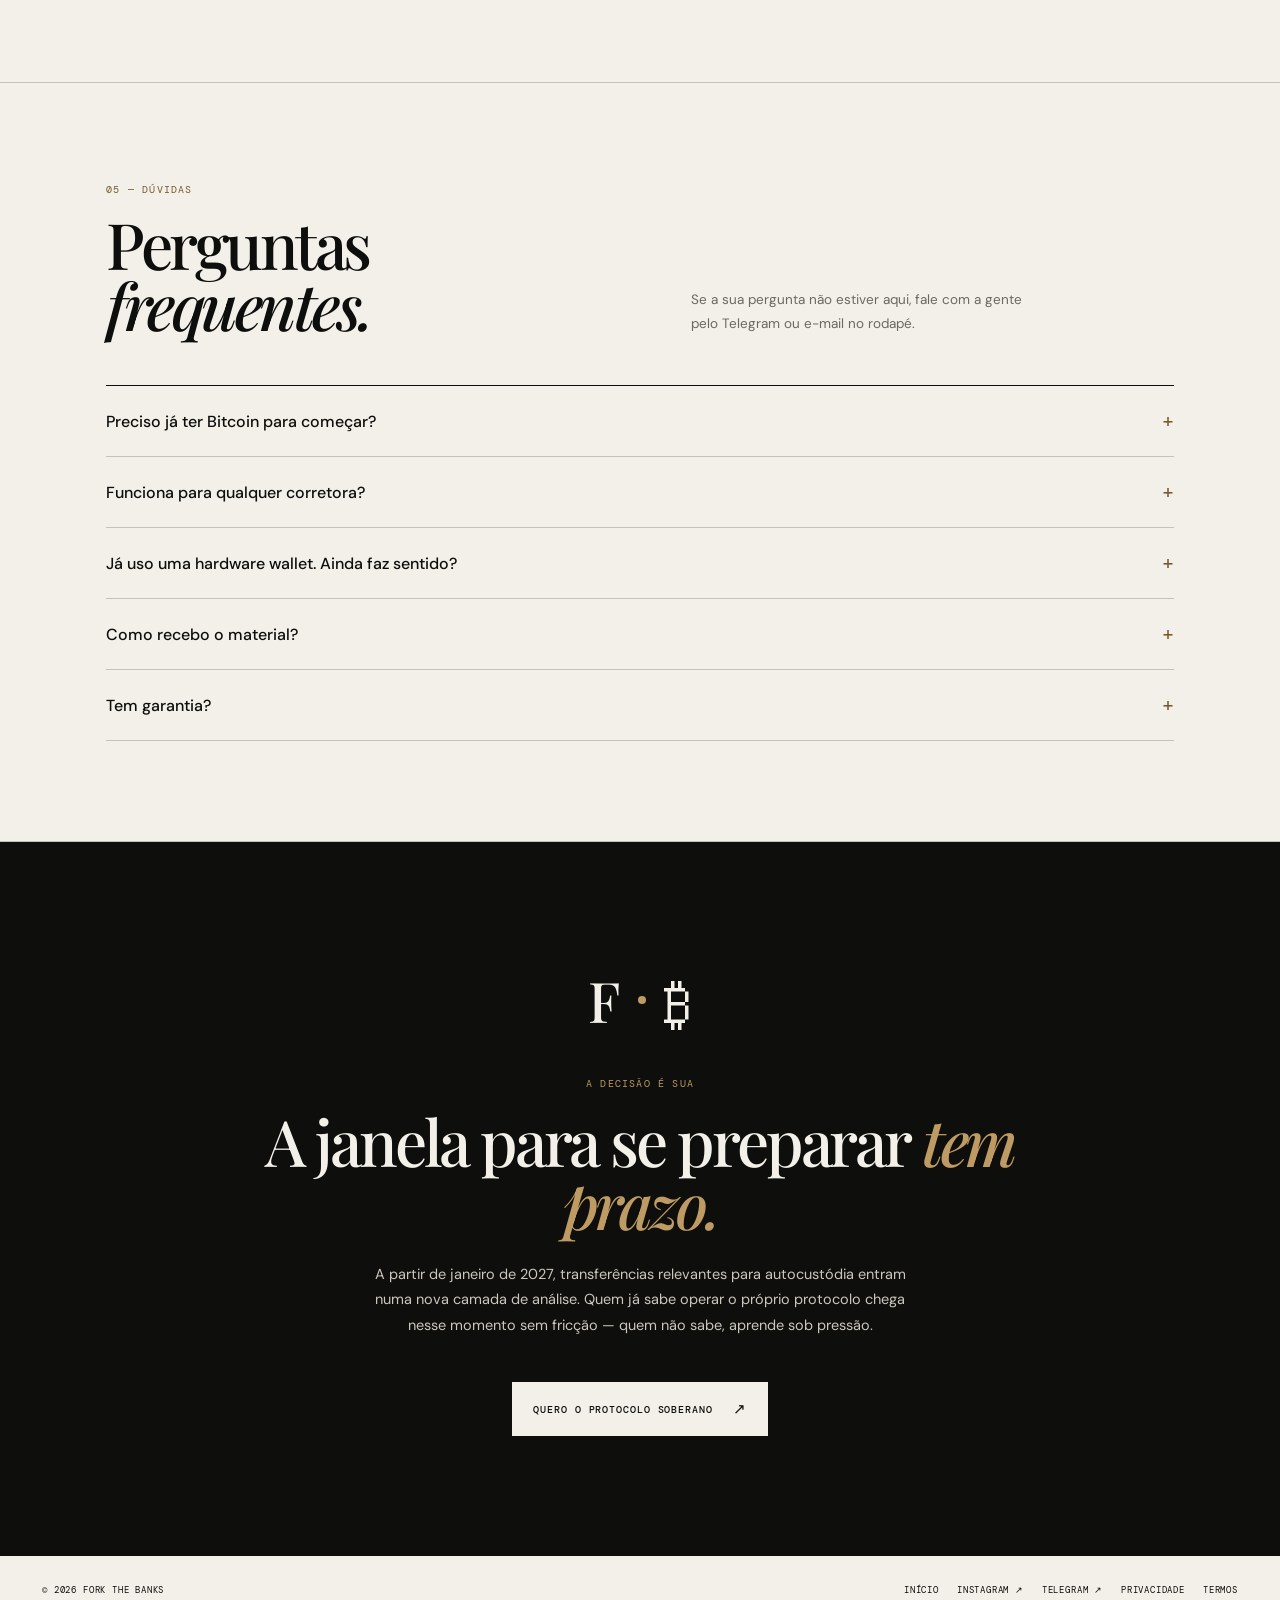
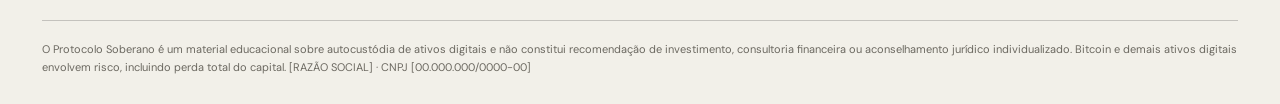
<file: protocolo.html>
<!doctype html>
<html lang="pt-BR">
<head>
<meta charset="UTF-8" />
<meta name="viewport" content="width=device-width, initial-scale=1.0" />
<title>Protocolo Soberano — O Guia Completo de Autocustódia | Fork The Banks</title>
<meta name="description" content="O guia passo a passo para tirar seu Bitcoin das mãos de terceiros: autocustódia, proteção de seed phrase, saída segura de exchanges e sucessão patrimonial." />
<meta name="theme-color" content="#f2f0e9" />
<link rel="icon" href="data:image/svg+xml,%3Csvg xmlns='http://www.w3.org/2000/svg' viewBox='0 0 100 100'%3E%3Crect width='100' height='100' fill='%23f2f0e9'/%3E%3Ccircle cx='50' cy='50' r='42' fill='none' stroke='%2375592b' stroke-width='5'/%3E%3Ctext x='50' y='67' text-anchor='middle' font-family='Georgia,serif' font-size='46' fill='%2375592b'%3EF%3C/text%3E%3C/svg%3E" />

<meta property="og:title" content="Protocolo Soberano — O Guia Completo de Autocustódia" />
<meta property="og:description" content="Tire seu Bitcoin das mãos de terceiros — antes que a decisão deixe de ser sua." />
<meta property="og:type" content="product" />
<!-- og:url corrigido: o arquivo real é protocolo.html (antes apontava para protocolo-soberano.html) -->
<meta property="og:url" content="https://forkthebanks.org/protocolo.html" />
<!-- TODO: criar og-image-protocolo.jpg (1200×630) na raiz do site -->
<meta property="og:image" content="https://forkthebanks.org/og-image-protocolo.jpg" />
<meta name="twitter:card" content="summary_large_image" />

<link rel="preconnect" href="https://fonts.googleapis.com" />
<link rel="preconnect" href="https://fonts.gstatic.com" crossorigin />
<link href="https://fonts.googleapis.com/css2?family=DM+Mono:wght@400;500&family=DM+Sans:opsz,wght@9..40,400;9..40,500;9..40,600&family=Playfair+Display:ital,wght@0,500;0,600;1,500&display=swap" rel="stylesheet" />

<style>
/* ============================================================
   PROTOCOLO SOBERANO — página de venda no sistema de design
   do site Fork The Banks (papel/tinta/ouro · Playfair + DM).
   Arquivo autossuficiente: não depende de styles.css.
============================================================ */

:root {
  --ink:#0e0e0d;
  --paper:#f2f0e9;
  --stone:#ded9cf;
  --gold:#bd9b62;          /* ornamental: filetes, bordas, números sobre fundo escuro */
  --gold-text:#75592b;     /* textual: 5.7:1 sobre papel, 4.6:1 sobre pedra (AA) */
  --line:rgba(14,14,13,.2);
  --muted:#6b6860;         /* 4.9:1 sobre papel (AA) */
  --serif:'Playfair Display', Georgia, serif;
  --sans:'DM Sans', Arial, sans-serif;
  --mono:'DM Mono', monospace;
}

*,*::before,*::after { box-sizing:border-box; }
html { scroll-behavior:smooth; }
body { margin:0; background:var(--paper); color:var(--ink); font-family:var(--sans); -webkit-font-smoothing:antialiased; }
a { color:inherit; text-decoration:none; }
button { font:inherit; cursor:pointer; }
img,svg { display:block; max-width:100%; }
section[id] { scroll-margin-top:24px; }
.sr-only { position:absolute; width:1px; height:1px; padding:0; margin:-1px; overflow:hidden; clip:rect(0,0,0,0); white-space:nowrap; border:0; }

@media (prefers-reduced-motion: reduce) {
  html { scroll-behavior:auto; }
  *,*::before,*::after { animation-duration:.01ms !important; transition-duration:.01ms !important; }
}

a:focus-visible, button:focus-visible { outline:2px solid var(--gold-text); outline-offset:3px; }
.ink-band a:focus-visible, .ink-band button:focus-visible, .final-cta a:focus-visible { outline-color:var(--gold); }

.skip-link { position:absolute; left:16px; top:-60px; z-index:99; padding:12px 16px; background:var(--ink); color:var(--paper); font:10px var(--mono); letter-spacing:.1em; text-transform:uppercase; transition:top .2s; }
.skip-link:focus { top:16px; }

/* ---------- header (mesmo padrão de resources.css) ---------- */
.resource-header { min-height:82px; padding:0 3.3vw; display:flex; align-items:center; justify-content:space-between; border-bottom:1px solid var(--line); }
.resource-header .brand { display:flex; align-items:center; gap:8px; font:500 10px var(--mono); letter-spacing:.14em; }
.resource-header .brand img { width:49px; height:49px; object-fit:contain; }
.resource-header .desktop-nav { display:flex; align-items:center; gap:30px; margin-left:10vw; font:10px var(--mono); letter-spacing:.1em; }
.resource-header .desktop-nav > a { transition:opacity .2s; }
.resource-header .desktop-nav > a:hover { opacity:.55; }
.resource-cta { border:0; padding:16px 20px; background:var(--ink); color:#fff; font:500 10px var(--mono); letter-spacing:.09em; text-transform:uppercase; transition:background .2s; }
.resource-cta:hover { background:#2b2a25; }
.resource-cta span { margin-left:13px; font-size:15px; vertical-align:-1px; }

.nav-dropdown { position:relative; align-self:stretch; display:flex; align-items:center; }
.nav-trigger { border:0; padding:0; background:transparent; color:inherit; font:inherit; letter-spacing:inherit; cursor:pointer; }
.nav-trigger span.plus { margin-left:5px; font-size:14px; vertical-align:-1px; }
.dropdown-panel { position:absolute; top:62px; left:-18px; width:255px; padding:10px 18px; background:var(--paper); color:var(--ink); box-shadow:0 12px 30px rgba(0,0,0,.16); opacity:0; visibility:hidden; transform:translateY(-6px); transition:.2s; z-index:40; }
.nav-dropdown:hover .dropdown-panel, .nav-dropdown:focus-within .dropdown-panel, .nav-dropdown.is-open .dropdown-panel { opacity:1; visibility:visible; transform:translateY(0); }
.dropdown-panel a { display:grid; grid-template-columns:24px 1fr auto; gap:8px; align-items:baseline; padding:12px 0; border-bottom:1px solid var(--line); font:10px var(--mono); letter-spacing:.06em; }
.dropdown-panel a:last-child { border-bottom:0; }
.dropdown-panel b { font-weight:400; color:var(--gold-text); }
.dropdown-panel .arrow { font-size:13px; }
.dropdown-panel a[aria-current="page"] { color:var(--gold-text); }

/* ---------- hero ---------- */
.page-hero { padding:82px 8.3vw 96px; border-bottom:1px solid var(--line); }
.breadcrumbs { display:flex; gap:8px; margin-bottom:58px; color:var(--muted); font:9px var(--mono); letter-spacing:.1em; text-transform:uppercase; }
.breadcrumbs a { color:var(--ink); }
.breadcrumbs a:hover { opacity:.55; }
.page-hero .eyebrow { display:block; margin-bottom:18px; color:var(--gold-text); font:10px var(--mono); letter-spacing:.12em; text-transform:uppercase; }
.page-hero h1 { max-width:900px; margin:0; font:500 clamp(48px,7vw,100px)/.92 var(--serif); letter-spacing:-.055em; }
.page-hero h1 em { font-weight:500; }
.page-hero .lede { max-width:540px; margin:31px 0 0; font-size:16px; line-height:1.75; }
.hero-actions { display:flex; flex-wrap:wrap; gap:12px; margin-top:40px; align-items:center; }
.hero-note { margin:18px 0 0; color:var(--muted); font:10px var(--mono); letter-spacing:.08em; text-transform:uppercase; }
.page-hero small { display:block; max-width:600px; margin-top:34px; padding-top:20px; border-top:1px solid var(--line); color:var(--muted); font-size:11px; line-height:1.6; }
.hero-layout { display:grid; grid-template-columns:minmax(0,1fr) minmax(260px,360px); gap:7vw; align-items:center; }
.hero-book { margin:38px 0 0; align-self:center; display:flex; justify-content:center; }
.hero-book img { width:min(100%,360px); height:auto; filter:drop-shadow(18px 24px 20px rgba(25,20,12,.24)); }

/* ---------- botões ---------- */
.btn-dark { display:inline-block; border:1px solid var(--ink); padding:16px 20px; background:var(--ink); color:#fff; font:500 10px var(--mono); letter-spacing:.09em; text-transform:uppercase; transition:background .2s; }
.btn-dark:hover { background:#2b2a25; }
.btn-dark span, .btn-outline span, .btn-light span { margin-left:13px; font-size:15px; vertical-align:-1px; }
.btn-outline { display:inline-block; border:1px solid var(--ink); padding:16px 20px; background:transparent; color:var(--ink); font:500 10px var(--mono); letter-spacing:.09em; text-transform:uppercase; transition:.2s; }
.btn-outline:hover { background:var(--ink); color:var(--paper); }
.btn-light { display:inline-block; border:1px solid var(--paper); padding:16px 20px; background:var(--paper); color:var(--ink); font:500 10px var(--mono); letter-spacing:.09em; text-transform:uppercase; transition:.2s; }
.btn-light:hover { background:#fff; }
.btn-block { display:block; width:100%; text-align:center; }

/* ---------- seções ---------- */
.content-section { padding:100px 8.3vw; border-bottom:1px solid var(--line); }
.section-heading { display:grid; grid-template-columns:1fr 1fr; gap:8vw; align-items:end; margin-bottom:50px; }
.section-heading h2 { margin:0; font:500 clamp(40px,5vw,72px)/.95 var(--serif); letter-spacing:-.055em; }
.section-heading h2 em { font-weight:500; }
.section-heading p { max-width:340px; margin:0; font-size:13.5px; line-height:1.75; color:var(--muted); }
.section-eyebrow { display:block; margin-bottom:18px; color:var(--gold-text); font:10px var(--mono); letter-spacing:.12em; text-transform:uppercase; }

/* ---------- prévia do livro ---------- */
.book-spread { position:relative; margin:0; aspect-ratio:1.43/1; overflow:hidden; background:var(--ink); }
.book-spread img { width:100%; height:100%; object-fit:contain; }
.book-spread figcaption { position:absolute; bottom:14px; left:0; right:0; text-align:center; color:#c8c4b9; font:9px var(--mono); letter-spacing:.1em; text-transform:uppercase; }
.video-cta { margin-top:34px; }

/* ---------- três frentes (padrão journey-step) ---------- */
.ledger-list { border-top:1px solid var(--line); }
.ledger-entry { display:grid; grid-template-columns:70px 1fr; gap:24px; padding:34px 0; border-bottom:1px solid var(--line); align-items:start; }
.ledger-entry > span { color:var(--gold-text); font:10px var(--mono); letter-spacing:.1em; padding-top:8px; }
.ledger-entry h3 { margin:0 0 12px; font:500 clamp(26px,2.6vw,34px)/1.05 var(--serif); letter-spacing:-.035em; }
.ledger-entry p { max-width:62ch; margin:0; font-size:14.5px; line-height:1.75; }
.callout { max-width:62ch; margin-top:18px; padding:16px 20px; border-left:2px solid var(--gold-text); background:var(--stone); font-size:13px; line-height:1.65; }
.callout strong { color:var(--gold-text); font:500 10px var(--mono); letter-spacing:.08em; text-transform:uppercase; }

/* ---------- faixa escura (padrão wallet-panel) ---------- */
.ink-band { padding:100px 8.3vw; background:var(--ink); color:var(--paper); border-bottom:1px solid var(--line); }
.ink-band .kicker { display:block; margin-bottom:30px; color:#d4cec1; font:10px var(--mono); letter-spacing:.12em; text-transform:uppercase; }
.ink-band h2 { max-width:670px; margin:0; font:500 clamp(34px,4.6vw,63px)/.98 var(--serif); letter-spacing:-.05em; color:var(--paper); }
.ink-band h2 em { color:var(--gold); }
.ink-band p { max-width:58ch; margin:22px 0 0; color:#cbc7bd; font-size:15px; line-height:1.75; }
.ink-band-stats { display:flex; flex-wrap:wrap; gap:38px; margin-top:44px; padding-top:34px; border-top:1px solid #34332e; }
.ink-band-stats span { display:grid; gap:6px; color:#c8c4b9; font:9px var(--mono); letter-spacing:.08em; text-transform:uppercase; }
.ink-band-stats b { color:var(--paper); font:500 24px var(--serif); letter-spacing:0; }

/* ---------- o que você recebe ---------- */
.deliverables { display:grid; grid-template-columns:1fr 1fr; gap:0 60px; border-top:1px solid var(--line); }
.deliverables li { display:grid; grid-template-columns:26px 1fr; gap:10px; align-items:start; list-style:none; padding:22px 0; border-bottom:1px solid var(--line); font-size:14.5px; line-height:1.65; }
.deliverables li::before { content:'✓'; color:var(--gold-text); font:500 13px var(--mono); padding-top:2px; }
.deliverables b { font-weight:600; }

/* ---------- preços ---------- */
.pricing { display:grid; grid-template-columns:repeat(3,1fr); border-top:1px solid var(--ink); border-bottom:1px solid var(--ink); }
.price-col { display:flex; flex-direction:column; padding:40px 30px; border-left:1px solid var(--line); }
.price-col:first-child { border-left:0; }
.price-col.featured { background:var(--stone); }
.plan-tag { min-height:16px; margin-bottom:14px; color:var(--gold-text); font:9px var(--mono); letter-spacing:.12em; text-transform:uppercase; }
.plan-num { color:var(--muted); font:10px var(--mono); letter-spacing:.1em; }
.plan-name { margin:10px 0 2px; font:500 31px var(--serif); letter-spacing:-.03em; }
.plan-price { margin:0 0 26px; font:500 46px var(--serif); letter-spacing:-.02em; }
.plan-price small { font:12px var(--sans); color:var(--muted); letter-spacing:0; }
.price-list { list-style:none; margin:0 0 30px; padding:0; font-size:13px; line-height:1.6; }
.price-list li { position:relative; padding:7px 0 7px 22px; border-bottom:1px solid var(--line); }
.price-list li:last-child { border-bottom:0; }
.price-list li::before { content:'✓'; position:absolute; left:0; color:var(--gold-text); font:500 11px var(--mono); }
.price-col .btn-dark, .price-col .btn-outline { margin-top:auto; }
.pricing-note { display:flex; flex-wrap:wrap; gap:8px 26px; margin-top:26px; color:var(--muted); font:9px var(--mono); letter-spacing:.1em; text-transform:uppercase; }
.bitcoin-support { display:grid; grid-template-columns:minmax(0,1fr) auto; gap:26px; align-items:center; margin-top:28px; padding:18px 0; border-top:1px solid var(--line); border-bottom:1px solid var(--line); }
.bitcoin-support p { margin:0; font-size:12px; line-height:1.6; }
.bitcoin-support p strong { display:block; margin-bottom:4px; font:500 10px var(--mono); letter-spacing:.1em; text-transform:uppercase; }
.bitcoin-support code { max-width:360px; overflow-wrap:anywhere; padding:10px 12px; background:var(--stone); color:var(--ink); font:10px/1.45 var(--mono); }

/* ---------- garantia ---------- */
.guarantee-grid { display:grid; grid-template-columns:1fr 1fr; gap:8vw; align-items:start; }
.guarantee-grid p { margin:0; font-size:14.5px; line-height:1.75; }
.guarantee-grid p + p { margin-top:16px; }
.guarantee-note { margin-top:20px; color:var(--muted); font-size:11.5px; line-height:1.6; }
.guarantee-seal { display:flex; align-items:center; gap:20px; padding:30px; background:var(--stone); }
.guarantee-seal svg { flex-shrink:0; color:var(--gold-text); }
.guarantee-seal b { display:block; font:500 30px var(--serif); letter-spacing:-.03em; }
.guarantee-seal span { display:block; margin-top:6px; color:var(--muted); font:9px var(--mono); letter-spacing:.1em; text-transform:uppercase; }

/* ---------- FAQ ---------- */
.faq-list { border-top:1px solid var(--ink); }
.faq-item { border-bottom:1px solid var(--line); }
.faq-q { width:100%; min-height:48px; display:flex; justify-content:space-between; align-items:center; gap:20px; padding:22px 0; border:0; background:transparent; color:var(--ink); text-align:left; font:500 16px var(--sans); transition:opacity .2s; }
.faq-q:hover { opacity:.65; }
.faq-mark { flex-shrink:0; color:var(--gold-text); font:400 20px var(--mono); }
.faq-mark::before { content:'+'; }
.faq-item.open .faq-mark::before { content:'−'; }
.faq-a { display:grid; grid-template-rows:0fr; transition:grid-template-rows .3s ease; }
.faq-item.open .faq-a { grid-template-rows:1fr; }
.faq-a > div { overflow:hidden; }
.faq-a p { max-width:70ch; margin:0; padding:0 60px 26px 0; color:#3c3a34; font-size:14px; line-height:1.75; }

/* ---------- CTA final ---------- */
.final-cta { padding:120px 8.3vw; background:var(--ink); color:var(--paper); text-align:center; }
.final-monogram { display:flex; justify-content:center; align-items:center; gap:18px; margin-bottom:40px; color:var(--paper); font:500 56px var(--serif); }
.final-monogram span { width:8px; height:8px; background:var(--gold); border-radius:50%; }
.final-cta .eyebrow { display:block; margin-bottom:20px; color:var(--gold); font:10px var(--mono); letter-spacing:.12em; text-transform:uppercase; }
.final-cta h2 { max-width:760px; margin:0 auto; font:500 clamp(38px,5vw,64px)/.98 var(--serif); letter-spacing:-.05em; color:var(--paper); }
.final-cta h2 em { color:var(--gold); }
.final-cta p { max-width:56ch; margin:26px auto 0; color:#cbc7bd; font-size:14.5px; line-height:1.75; }
.final-cta .btn-light { margin-top:44px; }

/* ---------- footer (mesmo padrão de resources.css) ---------- */
.page-footer { padding:28px 3.3vw; display:grid; grid-template-columns:1fr 1fr; gap:24px; font:9px var(--mono); letter-spacing:.09em; text-transform:uppercase; }
.page-footer nav { display:flex; justify-content:flex-end; flex-wrap:wrap; gap:18px; }
.page-footer nav a:hover { opacity:.55; }
.page-footer small { grid-column:1/-1; padding-top:20px; border-top:1px solid var(--line); color:var(--muted); font:400 11px/1.6 var(--sans); letter-spacing:0; text-transform:none; }

/* ---------- mobile ---------- */
@media (max-width:760px) {
  .resource-header { min-height:67px; padding:0 20px; }
  .resource-header .brand img { width:40px; height:40px; }
  .resource-header .brand span { font-size:9px; }
  .resource-header .desktop-nav { display:none; }
  .resource-cta { padding:12px 14px; font-size:9px; }
  .resource-cta span { margin-left:8px; font-size:13px; }
  .page-hero { padding:60px 20px 65px; }
  .breadcrumbs { margin-bottom:39px; }
  .page-hero h1 { font-size:clamp(42px,11vw,53px); }
  .page-hero .lede { font-size:14px; }
  .hero-layout { grid-template-columns:1fr; gap:24px; }
  .hero-book { margin:4px 0 0; justify-content:flex-start; }
  .hero-book img { width:min(82%,310px); }
  .content-section { padding:67px 20px; }
  .section-heading, .guarantee-grid { grid-template-columns:1fr; gap:23px; margin-bottom:34px; }
  .section-heading h2 { font-size:42px; }
  .ink-band { padding:67px 20px; }
  .ink-band-stats { gap:22px; }
  .ledger-entry { grid-template-columns:40px 1fr; gap:14px; padding:28px 0; }
  .deliverables { grid-template-columns:1fr; }
  .pricing { grid-template-columns:1fr; }
  .price-col { border-left:0; border-top:1px solid var(--line); padding:34px 22px; }
  .price-col:first-child { border-top:0; }
  .bitcoin-support { grid-template-columns:1fr; gap:14px; }
  .faq-a p { padding-right:0; }
  .final-cta { padding:80px 20px; }
  .page-footer { padding:25px 20px; grid-template-columns:1fr; }
  .page-footer nav { justify-content:flex-start; gap:12px 18px; }
}
</style>
</head>
<body>
<a class="skip-link" href="#conteudo">Pular para o conteúdo</a>

<header class="resource-header">
  <a class="brand" href="index.html"><svg class="brand-seal" viewBox="0 0 100 100" width="46" height="46" aria-hidden="true"><circle cx="50" cy="50" r="46" fill="none" stroke="currentColor" stroke-width="2.5"/><circle cx="50" cy="50" r="37" fill="none" stroke="currentColor" stroke-width="1" opacity=".45"/><text x="50" y="64" text-anchor="middle" font-family="Georgia,serif" font-size="40" fill="currentColor">F</text></svg><span>FORK THE BANKS</span></a>
  <nav class="desktop-nav" aria-label="Navegação principal">
    <a href="protocolo.html" aria-current="page">Protocolo</a>
    <div class="nav-dropdown">
      <button class="nav-trigger" type="button" aria-haspopup="true" aria-expanded="false">Recursos <span class="plus">+</span></button>
      <div class="dropdown-panel">
        <a href="comecando.html"><b>01</b> Começando <span class="arrow">↗</span></a>
        <a href="encontre-sua-wallet.html"><b>02</b> Encontre sua Wallet <span class="arrow">↗</span></a>
        <a href="para-voce.html"><b>03</b> Para Você <span class="arrow">↗</span></a>
      </div>
    </div>
    <a href="index.html#sobre">Sobre</a>
  </nav>
  <a class="resource-cta" href="#precos">Quero o Protocolo <span>↗</span></a>
</header>

<main id="conteudo">

  <!-- ================= HERO ================= -->
  <section class="page-hero">
    <nav class="breadcrumbs" aria-label="Trilha de navegação"><a href="index.html">Início</a><span>/</span><span>Protocolo Soberano</span></nav>
    <div class="hero-layout">
      <div class="hero-copy">
        <span class="eyebrow">Produto educacional — acesso vitalício</span>
        <h1>O guia que tira seu Bitcoin das mãos de terceiros — <em>antes que a decisão deixe de ser sua.</em></h1>
        <p class="lede">Passo a passo completo de autocustódia. Sem jargão de exchange, sem promessa de retorno. Feito para quem leva isso a sério.</p>
        <div class="hero-actions">
          <a class="btn-dark" href="#precos">Quero o Protocolo <span>↗</span></a>
          <a class="btn-outline" href="#o-protocolo">Ver o conteúdo <span>↓</span></a>
        </div>
        <p class="hero-note">Acesso imediato após a confirmação do pagamento · Garantia de 7 dias</p>
        <small>Conteúdo educacional. Não constitui recomendação de investimento, oferta de ativos ou aconselhamento financeiro. Nunca informe sua seed phrase, senhas ou chaves privadas em nenhum formulário ou página deste site.</small>
      </div>
      <figure class="hero-book">
        <img src="capa-do-livro.png" alt="Capa do livro Seja o Seu Próprio Banco — Segurança Máxima" />
      </figure>
    </div>
  </section>

  <!-- ================= PRÉVIA DO LIVRO ================= -->
  <section class="content-section" aria-labelledby="video-title">
    <div class="section-heading">
      <div><span class="section-eyebrow">Prévia</span><h2 id="video-title">Veja o protocolo <em>por dentro.</em></h2></div>
      <p>Uma visão geral das páginas, checklists e frameworks que fazem parte do material.</p>
    </div>
    <figure class="book-spread">
      <img src="livro-visto-de-cima.png" alt="Páginas internas abertas do Protocolo Soberano" />
      <figcaption>Páginas internas do Protocolo Soberano</figcaption>
    </figure>
    <div class="video-cta"><a class="btn-dark" href="#precos">Quero o Protocolo <span>↗</span></a></div>
  </section>

  <!-- ================= 01 · POR QUE AGORA ================= -->
  <section class="content-section" id="porque-agora" aria-labelledby="porque-title">
    <div class="section-heading">
      <div><span class="section-eyebrow">01 — Por que agora</span><h2 id="porque-title">Três frentes avançam <em>ao mesmo tempo.</em></h2></div>
      <p>Nenhuma delas espera você estar pronto. Entender o cenário é o primeiro passo para não decidir sob pressão.</p>
    </div>
    <div class="ledger-list">
      <article class="ledger-entry">
        <span>01</span>
        <div>
          <h3>A janela está fechando</h3>
          <p>A Resolução BCB nº 584/2026, publicada em agosto de 2026, cria uma retenção cautelar de até 24 horas para transferências de ativos virtuais acima de US$ 10 mil com destino a carteiras autocustodiadas ou a prestadoras no exterior. A regra entra em vigor em 1º de janeiro de 2027. Ela não proíbe a autocustódia — mas cria uma camada de análise sobre quem ainda não sabe operar fora do trilho supervisionado.</p>
          <div class="callout"><strong>Resolução BCB nº 584/2026</strong> — retenção cautelar de até 24h para operações acima de US$ 10 mil · vigência: 1º de janeiro de 2027.</div>
        </div>
      </article>
      <article class="ledger-entry">
        <span>02</span>
        <div>
          <h3>Confiança não é proteção</h3>
          <p>O mercado cripto já viu, mais de uma vez, corretoras solventes num dia e inacessíveis no seguinte. Autocustódia não é sobre desconfiar de uma empresa específica — é sobre parar de depender de qualquer uma delas para provar que o que é seu continua sendo seu.</p>
        </div>
      </article>
      <article class="ledger-entry">
        <span>03</span>
        <div>
          <h3>Sua moeda tem prazo de validade</h3>
          <p>Enquanto capital fica parado em conta corrente, ele perde poder de compra mês após mês — de forma silenciosa e cumulativa. Isso não é opinião sobre o Bitcoin; é o ponto de partida para qualquer estratégia séria de proteção patrimonial.</p>
        </div>
      </article>
    </div>
  </section>

  <!-- ================= FAIXA ESCURA · O PRODUTO ================= -->
  <section class="ink-band" id="o-protocolo" aria-labelledby="produto-title">
    <span class="kicker">O produto</span>
    <h2 id="produto-title">O Protocolo <em>Soberano.</em></h2>
    <p>A resposta prática às três frentes acima: um guia direto, sem enrolação, para você configurar sua própria autocustódia do zero — mesmo que hoje todo o seu capital ainda esteja numa exchange.</p>
    <div class="ink-band-stats">
      <span><b>PDF</b> Guia completo</span>
      <span><b>4</b> frameworks práticos</span>
      <span><b>∞</b> Atualizações vitalícias</span>
      <span><b>7</b> dias de garantia</span>
    </div>
  </section>

  <!-- ================= 02 · O QUE VOCÊ RECEBE ================= -->
  <section class="content-section" aria-labelledby="recebe-title">
    <div class="section-heading">
      <div><span class="section-eyebrow">02 — O que você recebe</span><h2 id="recebe-title">Um sistema completo, <em>sem etapa pulada.</em></h2></div>
      <p>Cada item foi desenhado para funcionar em conjunto: da primeira transferência ao plano de sucessão.</p>
    </div>
    <ul class="deliverables">
      <li><span><b>Guia passo a passo:</b> da exchange à carteira fria, sem pular etapa</span></li>
      <li><span><b>Protocolo de proteção de seed phrase:</b> backup redundante, sem ponto único de falha</span></li>
      <li><span><b>Checklist de saída segura,</b> aplicável a qualquer corretora</span></li>
      <li><span><b>Framework de sucessão:</b> o que acontece com seu Bitcoin quando você não estiver mais aqui</span></li>
      <li><span><b>Comparativo objetivo de hardware wallets</b> — sem indicação paga</span></li>
      <li><span><b>Acesso vitalício</b> a atualizações e à comunidade privada no Telegram</span></li>
    </ul>
  </section>

  <!-- ================= 03 · PREÇOS ================= -->
  <section class="content-section" id="precos" aria-labelledby="precos-title">
    <div class="section-heading">
      <div><span class="section-eyebrow">03 — Apoie o projeto</span><h2 id="precos-title">Escolha como você <em>quer apoiar.</em></h2></div>
      <p>As três opções dão acesso ao mesmo conteúdo completo do Protocolo Soberano. A diferença está em quanto você escolhe contribuir com o projeto.</p>
    </div>
    <div class="pricing">
      <div class="price-col">
        <span class="plan-tag" aria-hidden="true"></span>
        <span class="plan-num">PLANO 01</span>
        <h3 class="plan-name">Acesso</h3>
        <p class="plan-price">R$29 <small>· pagamento único</small></p>
        <ul class="price-list">
          <li>Guia completo de autocustódia (PDF)</li>
          <li>Checklist de saída de exchanges</li>
          <li>Protocolo de seed phrase</li>
          <li>Framework de sucessão</li>
          <li>Comparativo de hardware wallets</li>
          <li>Comunidade no Telegram</li>
        </ul>
        <a href="https://pay.hotmart.com/M98085993F?off=ttxg42mt&amp;checkoutMode=10" class="btn-outline btn-block" target="_blank" rel="noreferrer">Quero o Protocolo <span>↗</span></a>
      </div>
      <div class="price-col featured">
        <span class="plan-tag">Mais escolhido</span>
        <span class="plan-num">PLANO 02</span>
        <h3 class="plan-name">Acesso + Apoio</h3>
        <p class="plan-price">R$47 <small>· pagamento único</small></p>
        <ul class="price-list">
          <li>Guia completo de autocustódia (PDF)</li>
          <li>Checklist de saída de exchanges</li>
          <li>Protocolo de seed phrase</li>
          <li>Framework de sucessão</li>
          <li>Comparativo de hardware wallets</li>
          <li>Comunidade no Telegram</li>
          <li>Seu apoio mantém o relatório semanal gratuito</li>
        </ul>
        <a href="https://pay.hotmart.com/M98085993F?off=3cxjleai&amp;checkoutMode=10" class="btn-dark btn-block" target="_blank" rel="noreferrer">Quero o Protocolo <span>↗</span></a>
      </div>
      <div class="price-col">
        <span class="plan-tag" aria-hidden="true"></span>
        <span class="plan-num">PLANO 03</span>
        <h3 class="plan-name">Fundador</h3>
        <p class="plan-price">R$97 <small>· pagamento único</small></p>
        <ul class="price-list">
          <li>Guia completo de autocustódia (PDF)</li>
          <li>Checklist de saída de exchanges</li>
          <li>Protocolo de seed phrase</li>
          <li>Framework de sucessão</li>
          <li>Comparativo de hardware wallets</li>
          <li>Comunidade no Telegram</li>
          <li>Reconhecimento como apoiador fundador do projeto</li>
        </ul>
        <a href="https://pay.hotmart.com/M98085993F?off=r9fa4jrr&amp;checkoutMode=10" class="btn-outline btn-block" target="_blank" rel="noreferrer">Quero o Protocolo <span>↗</span></a>
      </div>
    </div>
    <div class="pricing-note">
      <span>Pagamento seguro</span><span>Acesso vitalício</span><span>Garantia de 7 dias</span><span>Entrega imediata por e-mail</span>
    </div>
  </section>

  <!-- ================= 04 · GARANTIA ================= -->
  <section class="content-section" id="garantia" aria-labelledby="garantia-title">
    <div class="section-heading">
      <div><span class="section-eyebrow">04 — Garantia</span><h2 id="garantia-title">Risco zero <em>por 7 dias.</em></h2></div>
    </div>
    <div class="guarantee-grid">
      <div>
        <p>Se nos primeiros 7 dias você sentir que o Protocolo Soberano não é para você, mande uma mensagem e devolvemos seu valor. Sem formulário de saída, sem pergunta.</p>
        <p class="guarantee-note">Prazo alinhado ao direito de arrependimento previsto para compras feitas fora de estabelecimento físico.</p>
      </div>
      <div class="guarantee-seal" aria-hidden="true">
        <svg viewBox="0 0 100 100" width="72" height="72">
          <circle cx="50" cy="50" r="46" fill="none" stroke="currentColor" stroke-width="2"/>
          <circle cx="50" cy="50" r="37" fill="none" stroke="currentColor" stroke-width="1"/>
          <text x="50" y="64" text-anchor="middle" font-family="Georgia, serif" font-size="40" fill="currentColor">7</text>
        </svg>
        <div><b>7 dias</b><span>Devolução integral · sem perguntas</span></div>
      </div>
    </div>
  </section>

  <!-- ================= 05 · FAQ ================= -->
  <section class="content-section" id="faq" aria-labelledby="faq-title">
    <div class="section-heading">
      <div><span class="section-eyebrow">05 — Dúvidas</span><h2 id="faq-title">Perguntas <em>frequentes.</em></h2></div>
      <p>Se a sua pergunta não estiver aqui, fale com a gente pelo Telegram ou e-mail no rodapé.</p>
    </div>
    <div class="faq-list">
      <div class="faq-item">
        <button class="faq-q" type="button" aria-expanded="false" aria-controls="faq-a1">Preciso já ter Bitcoin para começar?<span class="faq-mark" aria-hidden="true"></span></button>
        <div class="faq-a" id="faq-a1" role="region"><div><p>Não. O protocolo começa do zero — inclusive de como sair de uma exchange com segurança, caso seja essa a sua situação hoje.</p></div></div>
      </div>
      <div class="faq-item">
        <button class="faq-q" type="button" aria-expanded="false" aria-controls="faq-a2">Funciona para qualquer corretora?<span class="faq-mark" aria-hidden="true"></span></button>
        <div class="faq-a" id="faq-a2" role="region"><div><p>Sim. O protocolo é sobre o destino — sua própria carteira — e não depende de qual corretora ou exchange você usa hoje.</p></div></div>
      </div>
      <div class="faq-item">
        <button class="faq-q" type="button" aria-expanded="false" aria-controls="faq-a3">Já uso uma hardware wallet. Ainda faz sentido?<span class="faq-mark" aria-hidden="true"></span></button>
        <div class="faq-a" id="faq-a3" role="region"><div><p>Sim. A maioria dos problemas de autocustódia não está na compra do dispositivo — está no backup da seed phrase e no plano de sucessão, que o protocolo cobre em detalhe.</p></div></div>
      </div>
      <div class="faq-item">
        <button class="faq-q" type="button" aria-expanded="false" aria-controls="faq-a4">Como recebo o material?<span class="faq-mark" aria-hidden="true"></span></button>
        <div class="faq-a" id="faq-a4" role="region"><div><p>Acesso liberado por e-mail imediatamente após a confirmação do pagamento, junto com o convite para a comunidade no Telegram.</p></div></div>
      </div>
      <div class="faq-item">
        <button class="faq-q" type="button" aria-expanded="false" aria-controls="faq-a5">Tem garantia?<span class="faq-mark" aria-hidden="true"></span></button>
        <div class="faq-a" id="faq-a5" role="region"><div><p>Sim, 7 dias. Veja a seção de garantia acima.</p></div></div>
      </div>
    </div>
  </section>

  <!-- ================= CTA FINAL ================= -->
  <section class="final-cta" aria-labelledby="final-title">
    <div class="final-monogram" aria-hidden="true">F<span></span>₿</div>
    <span class="eyebrow">A decisão é sua</span>
    <h2 id="final-title">A janela para se preparar <em>tem prazo.</em></h2>
    <p>A partir de janeiro de 2027, transferências relevantes para autocustódia entram numa nova camada de análise. Quem já sabe operar o próprio protocolo chega nesse momento sem fricção — quem não sabe, aprende sob pressão.</p>
    <a class="btn-light" href="#precos">Quero o Protocolo Soberano <span>↗</span></a>
  </section>

</main>

<footer class="page-footer">
  <span>© <span id="year"></span> Fork The Banks</span>
  <nav aria-label="Links do rodapé">
    <a href="index.html">Início</a>
    <a href="https://www.instagram.com/forkthebanks" target="_blank" rel="noreferrer">Instagram ↗</a>
    <a href="https://t.me/ForktheBanks" target="_blank" rel="noreferrer">Telegram ↗</a>
    <!-- TODO: criar privacidade.html e termos.html antes de publicar a venda -->
    <a href="privacidade.html">Privacidade</a>
    <a href="termos.html">Termos</a>
  </nav>
  <small>O Protocolo Soberano é um material educacional sobre autocustódia de ativos digitais e não constitui recomendação de investimento, consultoria financeira ou aconselhamento jurídico individualizado. Bitcoin e demais ativos digitais envolvem risco, incluindo perda total do capital. [RAZÃO SOCIAL] · CNPJ [00.000.000/0000-00]</small>
</footer>

<script>
(function () {
  var year = document.querySelector('#year');
  if (year) year.textContent = new Date().getFullYear();

  /* Acordeão do FAQ — abre um por vez, com aria-expanded e marcador +/− via CSS */
  document.querySelectorAll('.faq-q').forEach(function (btn) {
    btn.addEventListener('click', function () {
      var item = btn.closest('.faq-item');
      var wasOpen = item.classList.contains('open');
      document.querySelectorAll('.faq-item.open').forEach(function (openItem) {
        if (openItem !== item) {
          openItem.classList.remove('open');
          var q = openItem.querySelector('.faq-q');
          if (q) q.setAttribute('aria-expanded', 'false');
        }
      });
      item.classList.toggle('open', !wasOpen);
      btn.setAttribute('aria-expanded', String(!wasOpen));
    });
  });

  /* Dropdown "Recursos" — além do hover, abre por clique/toque e anuncia estado */
  document.querySelectorAll('.nav-dropdown').forEach(function (dropdown) {
    var trigger = dropdown.querySelector('.nav-trigger');
    if (!trigger) return;
    trigger.addEventListener('click', function () {
      var open = dropdown.classList.toggle('is-open');
      trigger.setAttribute('aria-expanded', String(open));
    });
    document.addEventListener('click', function (event) {
      if (!dropdown.contains(event.target)) {
        dropdown.classList.remove('is-open');
        trigger.setAttribute('aria-expanded', 'false');
      }
    });
    document.addEventListener('keydown', function (event) {
      if (event.key === 'Escape' && dropdown.classList.contains('is-open')) {
        dropdown.classList.remove('is-open');
        trigger.setAttribute('aria-expanded', 'false');
        trigger.focus();
      }
    });
  });
})();
</script>
</body>
</html>
</file>
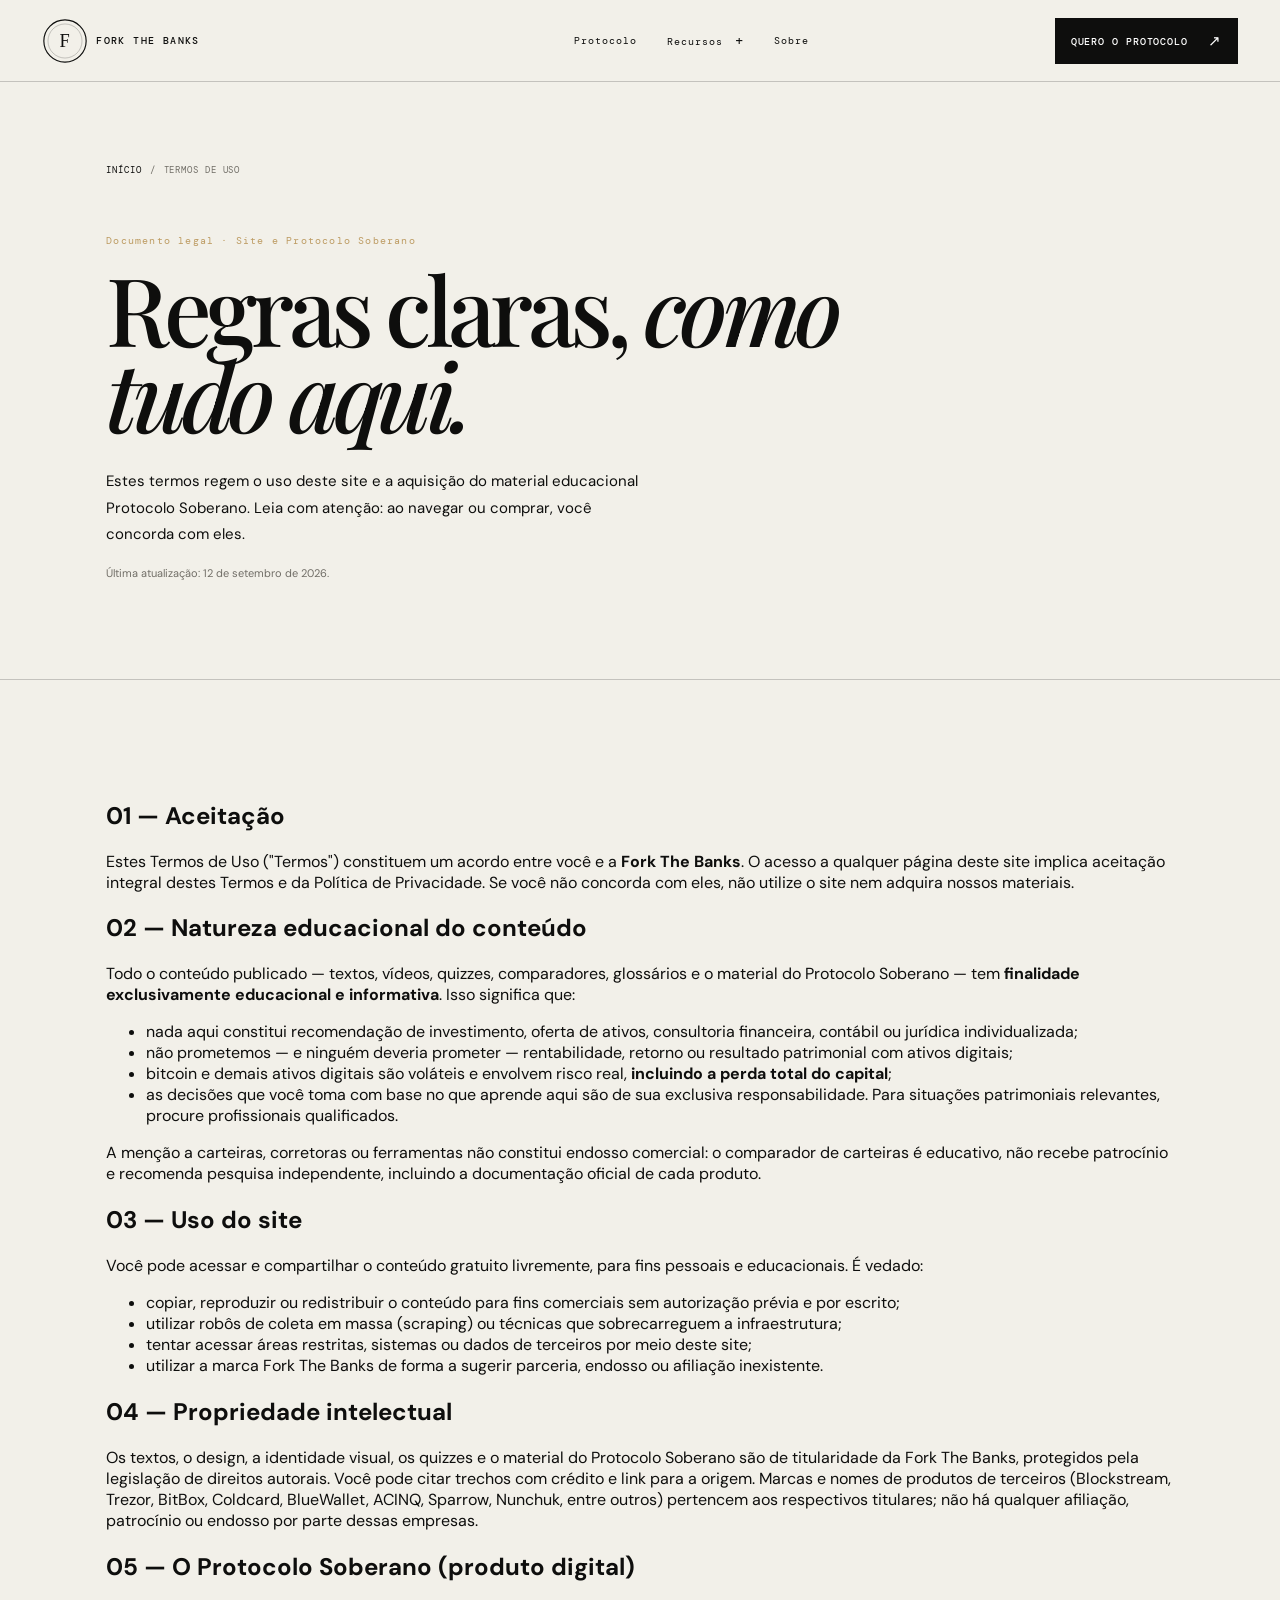
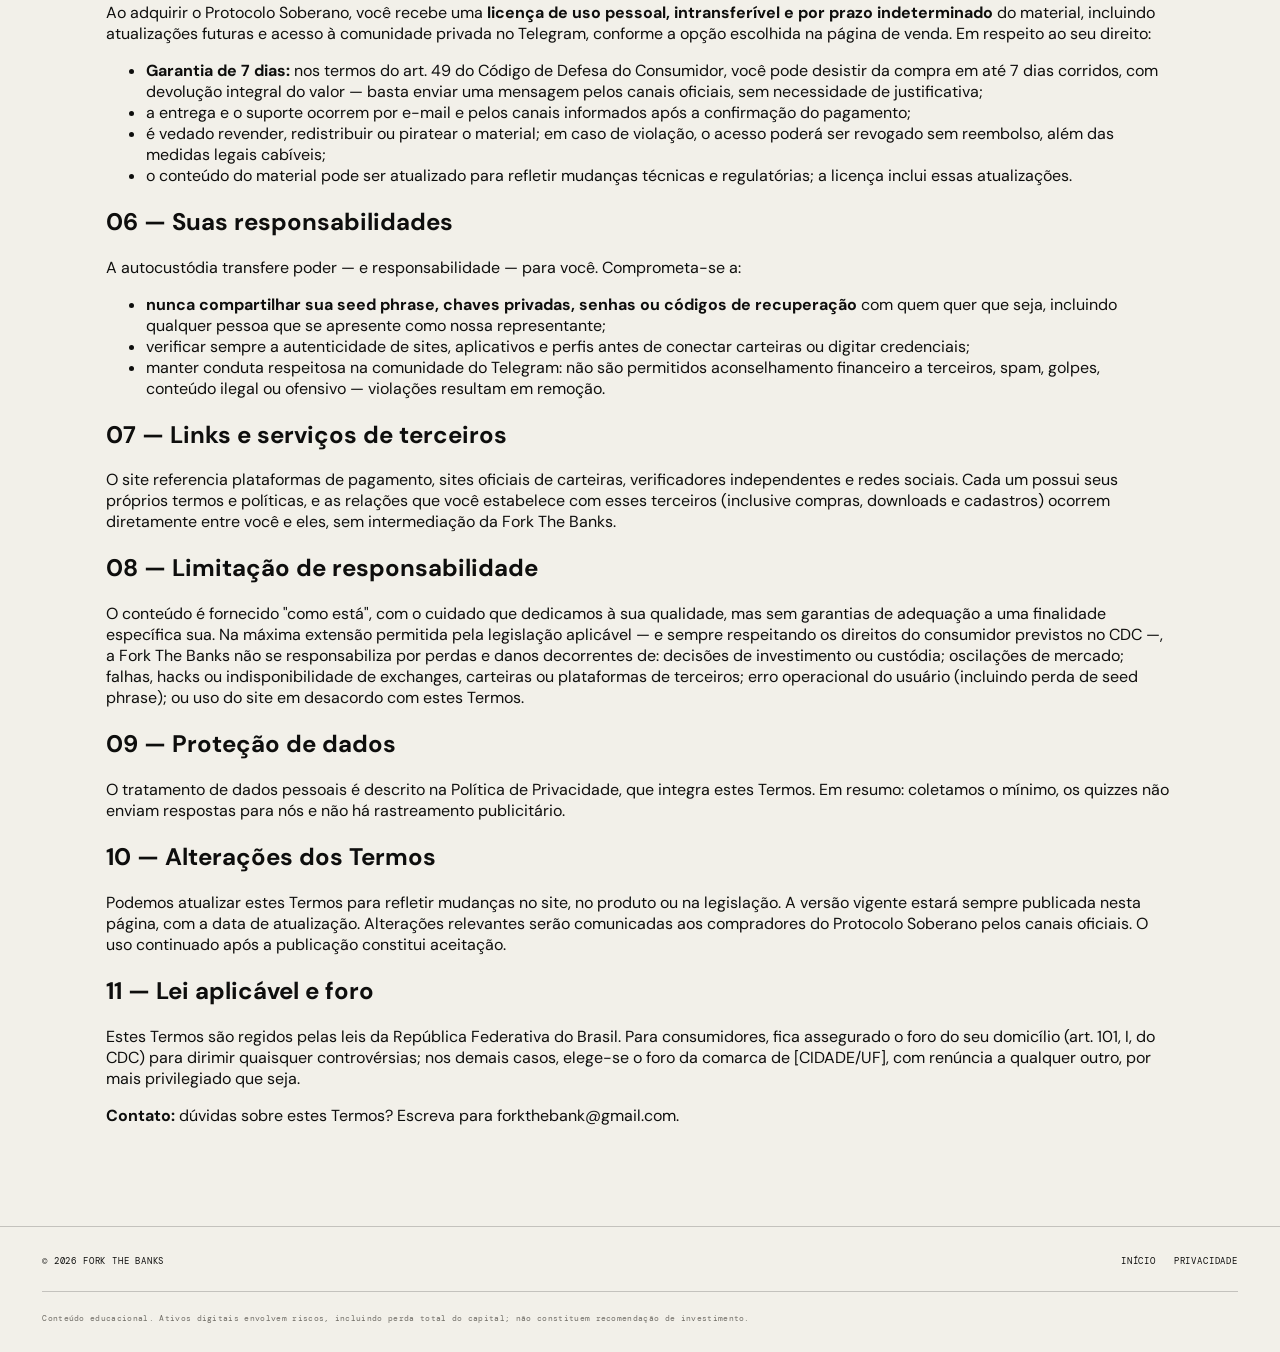
<file: termos.html>
<!doctype html>
<html lang="pt-BR">
<head>
<meta charset="UTF-8" />
<meta name="viewport" content="width=device-width, initial-scale=1.0" />
<link rel="icon" href="data:image/svg+xml,%3Csvg xmlns='http://www.w3.org/2000/svg' viewBox='0 0 100 100'%3E%3Crect width='100' height='100' fill='%23f2f0e9'/%3E%3Ccircle cx='50' cy='50' r='42' fill='none' stroke='%2375592b' stroke-width='5'/%3E%3Ctext x='50' y='67' text-anchor='middle' font-family='Georgia,serif' font-size='46' fill='%2375592b'%3EF%3C/text%3E%3C/svg%3E" />
<meta name="description" content="Termos de Uso do site e do Protocolo Soberano — Fork The Banks. Regras de uso, propriedade intelectual, garantia de 7 dias e limitações de responsabilidade." />
<meta name="robots" content="index,follow" />
<title>Termos de Uso — Fork The Banks</title>
<link rel="preconnect" href="https://fonts.googleapis.com" />
<link rel="preconnect" href="https://fonts.gstatic.com" crossorigin />
<link href="https://fonts.googleapis.com/css2?family=DM+Mono:wght@400;500&family=DM+Sans:opsz,wght@9..40,400;9..40,500;9..40,600&family=Playfair+Display:ital,wght@0,500;0,600;1,500&display=swap" rel="stylesheet" />
<link rel="stylesheet" href="resources.css" />
<link rel="stylesheet" href="site-nav.css" />
</head>
<body>
<header class="resource-header">
  <a class="brand" href="index.html"><svg class="brand-seal" viewBox="0 0 100 100" width="46" height="46" aria-hidden="true"><circle cx="50" cy="50" r="46" fill="none" stroke="currentColor" stroke-width="2.5"/><circle cx="50" cy="50" r="37" fill="none" stroke="currentColor" stroke-width="1" opacity=".45"/><text x="50" y="64" text-anchor="middle" font-family="Georgia,serif" font-size="40" fill="currentColor">F</text></svg><span>FORK THE BANKS</span></a>
  <nav class="desktop-nav" aria-label="Navegação principal">
    <a href="protocolo.html">Protocolo</a>
    <div class="nav-dropdown">
      <button class="nav-trigger" type="button">Recursos <span>+</span></button>
      <div class="dropdown-panel">
        <a href="comecando.html"><b>01</b> Começando <span>↗</span></a>
        <a href="encontre-sua-wallet.html"><b>02</b> Encontre sua Wallet <span>↗</span></a>
        <a href="para-voce.html"><b>03</b> Para Você <span>↗</span></a>
        <a href="protocolo.html"><b>04</b> Protocolo Soberano <span>↗</span></a>
      </div>
    </div>
    <a href="index.html#sobre">Sobre</a>
  </nav>
  <a class="resource-cta" href="protocolo.html#precos">Quero o Protocolo <span>↗</span></a>
</header>

<main>
  <section class="page-hero">
    <nav class="breadcrumbs" aria-label="Trilha de navegação"><a href="index.html">Início</a><span>/</span><span>Termos de Uso</span></nav>
    <span class="eyebrow">Documento legal · Site e Protocolo Soberano</span>
    <h1>Regras claras, <em>como tudo aqui.</em></h1>
    <p>Estes termos regem o uso deste site e a aquisição do material educacional Protocolo Soberano. Leia com atenção: ao navegar ou comprar, você concorda com eles.</p>
    <small>Última atualização: 12 de setembro de 2026.</small>
  </section>

  <section class="content-section">
    <div class="legal-body">
      <h2><span class="legal-num">01 — </span>Aceitação</h2>
      <p>Estes Termos de Uso ("Termos") constituem um acordo entre você e a <strong>Fork The Banks</strong>. O acesso a qualquer página deste site implica aceitação integral destes Termos e da <a href="privacidade.html">Política de Privacidade</a>. Se você não concorda com eles, não utilize o site nem adquira nossos materiais.</p>

      <h2><span class="legal-num">02 — </span>Natureza educacional do conteúdo</h2>
      <p>Todo o conteúdo publicado — textos, vídeos, quizzes, comparadores, glossários e o material do Protocolo Soberano — tem <strong>finalidade exclusivamente educacional e informativa</strong>. Isso significa que:</p>
      <ul>
        <li>nada aqui constitui recomendação de investimento, oferta de ativos, consultoria financeira, contábil ou jurídica individualizada;</li>
        <li>não prometemos — e ninguém deveria prometer — rentabilidade, retorno ou resultado patrimonial com ativos digitais;</li>
        <li>bitcoin e demais ativos digitais são voláteis e envolvem risco real, <strong>incluindo a perda total do capital</strong>;</li>
        <li>as decisões que você toma com base no que aprende aqui são de sua exclusiva responsabilidade. Para situações patrimoniais relevantes, procure profissionais qualificados.</li>
      </ul>
      <p>A menção a carteiras, corretoras ou ferramentas não constitui endosso comercial: o comparador de carteiras é educativo, não recebe patrocínio e recomenda pesquisa independente, incluindo a documentação oficial de cada produto.</p>

      <h2><span class="legal-num">03 — </span>Uso do site</h2>
      <p>Você pode acessar e compartilhar o conteúdo gratuito livremente, para fins pessoais e educacionais. É vedado:</p>
      <ul>
        <li>copiar, reproduzir ou redistribuir o conteúdo para fins comerciais sem autorização prévia e por escrito;</li>
        <li>utilizar robôs de coleta em massa (scraping) ou técnicas que sobrecarreguem a infraestrutura;</li>
        <li>tentar acessar áreas restritas, sistemas ou dados de terceiros por meio deste site;</li>
        <li>utilizar a marca Fork The Banks de forma a sugerir parceria, endosso ou afiliação inexistente.</li>
      </ul>

      <h2><span class="legal-num">04 — </span>Propriedade intelectual</h2>
      <p>Os textos, o design, a identidade visual, os quizzes e o material do Protocolo Soberano são de titularidade da Fork The Banks, protegidos pela legislação de direitos autorais. Você pode citar trechos com crédito e link para a origem. Marcas e nomes de produtos de terceiros (Blockstream, Trezor, BitBox, Coldcard, BlueWallet, ACINQ, Sparrow, Nunchuk, entre outros) pertencem aos respectivos titulares; não há qualquer afiliação, patrocínio ou endosso por parte dessas empresas.</p>

      <h2><span class="legal-num">05 — </span>O Protocolo Soberano (produto digital)</h2>
      <p>Ao adquirir o Protocolo Soberano, você recebe uma <strong>licença de uso pessoal, intransferível e por prazo indeterminado</strong> do material, incluindo atualizações futuras e acesso à comunidade privada no Telegram, conforme a opção escolhida na página de venda. Em respeito ao seu direito:</p>
      <ul>
        <li><strong>Garantia de 7 dias:</strong> nos termos do art. 49 do Código de Defesa do Consumidor, você pode desistir da compra em até 7 dias corridos, com devolução integral do valor — basta enviar uma mensagem pelos canais oficiais, sem necessidade de justificativa;</li>
        <li>a entrega e o suporte ocorrem por e-mail e pelos canais informados após a confirmação do pagamento;</li>
        <li>é vedado revender, redistribuir ou piratear o material; em caso de violação, o acesso poderá ser revogado sem reembolso, além das medidas legais cabíveis;</li>
        <li>o conteúdo do material pode ser atualizado para refletir mudanças técnicas e regulatórias; a licença inclui essas atualizações.</li>
      </ul>

      <h2><span class="legal-num">06 — </span>Suas responsabilidades</h2>
      <p>A autocustódia transfere poder — e responsabilidade — para você. Comprometa-se a:</p>
      <ul>
        <li><strong>nunca compartilhar sua seed phrase, chaves privadas, senhas ou códigos de recuperação</strong> com quem quer que seja, incluindo qualquer pessoa que se apresente como nossa representante;</li>
        <li>verificar sempre a autenticidade de sites, aplicativos e perfis antes de conectar carteiras ou digitar credenciais;</li>
        <li>manter conduta respeitosa na comunidade do Telegram: não são permitidos aconselhamento financeiro a terceiros, spam, golpes, conteúdo ilegal ou ofensivo — violações resultam em remoção.</li>
      </ul>

      <h2><span class="legal-num">07 — </span>Links e serviços de terceiros</h2>
      <p>O site referencia plataformas de pagamento, sites oficiais de carteiras, verificadores independentes e redes sociais. Cada um possui seus próprios termos e políticas, e as relações que você estabelece com esses terceiros (inclusive compras, downloads e cadastros) ocorrem diretamente entre você e eles, sem intermediação da Fork The Banks.</p>

      <h2><span class="legal-num">08 — </span>Limitação de responsabilidade</h2>
      <p>O conteúdo é fornecido "como está", com o cuidado que dedicamos à sua qualidade, mas sem garantias de adequação a uma finalidade específica sua. Na máxima extensão permitida pela legislação aplicável — e sempre respeitando os direitos do consumidor previstos no CDC —, a Fork The Banks não se responsabiliza por perdas e danos decorrentes de: decisões de investimento ou custódia; oscilações de mercado; falhas, hacks ou indisponibilidade de exchanges, carteiras ou plataformas de terceiros; erro operacional do usuário (incluindo perda de seed phrase); ou uso do site em desacordo com estes Termos.</p>

      <h2><span class="legal-num">09 — </span>Proteção de dados</h2>
      <p>O tratamento de dados pessoais é descrito na <a href="privacidade.html">Política de Privacidade</a>, que integra estes Termos. Em resumo: coletamos o mínimo, os quizzes não enviam respostas para nós e não há rastreamento publicitário.</p>

      <h2><span class="legal-num">10 — </span>Alterações dos Termos</h2>
      <p>Podemos atualizar estes Termos para refletir mudanças no site, no produto ou na legislação. A versão vigente estará sempre publicada nesta página, com a data de atualização. Alterações relevantes serão comunicadas aos compradores do Protocolo Soberano pelos canais oficiais. O uso continuado após a publicação constitui aceitação.</p>

      <h2><span class="legal-num">11 — </span>Lei aplicável e foro</h2>
      <p>Estes Termos são regidos pelas leis da República Federativa do Brasil. Para consumidores, fica assegurado o foro do seu domicílio (art. 101, I, do CDC) para dirimir quaisquer controvérsias; nos demais casos, elege-se o foro da comarca de [CIDADE/UF], com renúncia a qualquer outro, por mais privilegiado que seja.</p>

      <div class="legal-note"><strong>Contato:</strong> dúvidas sobre estes Termos? Escreva para <a href="mailto:forkthebank@gmail.com">forkthebank@gmail.com</a>.</div>
    </div>
  </section>
</main>

<footer class="page-footer">
  <span>© <span id="year"></span> Fork The Banks</span>
  <nav aria-label="Links do rodapé">
    <a href="index.html">Início</a>
    <a href="privacidade.html">Privacidade</a>
  </nav>
  <small>Conteúdo educacional. Ativos digitais envolvem riscos, incluindo perda total do capital; não constituem recomendação de investimento.</small>
</footer>
<script>document.querySelector('#year').textContent = new Date().getFullYear();</script>
</body>
</html>
</file>
<file: styles.css>
:root { --ink:#0e0e0d; --paper:#f2f0e9; --stone:#d6d0c4; --muted:#77736c; --gold:#bd9b62; --line:rgba(14,14,13,.2); --serif:'Playfair Display', Georgia, serif; --sans:'DM Sans', Arial, sans-serif; --mono:'DM Mono', monospace; }
* { box-sizing:border-box; } html { scroll-behavior:smooth; } body { margin:0;background:var(--paper);color:var(--ink);font-family:var(--sans); } a { color:inherit;text-decoration:none; } button,input { font:inherit; } button { cursor:pointer; } img { display:block;max-width:100%; }.sr-only,.skip-link:not(:focus) { position:absolute;width:1px;height:1px;padding:0;margin:-1px;overflow:hidden;clip:rect(0,0,0,0);white-space:nowrap;border:0; }.skip-link:focus { position:fixed;z-index:20;top:10px;left:10px;padding:10px;background:var(--paper); }
.site-header { position:absolute;z-index:4;top:0;left:0;right:0;height:84px;padding:0 3.3vw;border-bottom:1px solid rgba(255,255,255,.36);display:flex;align-items:center;justify-content:space-between;color:#fff; }.brand,.footer-brand { display:flex;align-items:center;gap:8px;font:500 10px var(--mono);letter-spacing:.14em; }.brand img { width:49px;height:49px;object-fit:contain; }.desktop-nav { display:flex;gap:30px;margin-left:10vw;font:10px var(--mono);letter-spacing:.1em; }.desktop-nav a,.site-footer nav a { transition:opacity .2s; }.desktop-nav a:hover,.site-footer nav a:hover { opacity:.58; }.header-cta,.dark-button,.light-button,.outline-button { border:0;padding:13px 16px;font:500 10px var(--mono);text-transform:uppercase;letter-spacing:.09em; }.header-cta { background:#fff;color:var(--ink); }.header-cta span,.dark-button span,.light-button span,.outline-button span { margin-left:14px;font-size:15px;vertical-align:-1px; }.menu-toggle,.mobile-menu { display:none; }
.hero { height:100svh;min-height:690px;position:relative;overflow:hidden;color:#fff; }.hero-image { position:absolute;inset:0;width:100%;height:100%;object-fit:cover; }.hero-overlay { position:absolute;inset:0;background:linear-gradient(180deg,rgba(0,0,0,.38),transparent 45%,rgba(0,0,0,.35)); }.hero-grid { position:absolute;inset:0 3.3vw;border-left:1px solid rgba(255,255,255,.22);border-right:1px solid rgba(255,255,255,.22);background:linear-gradient(90deg,transparent 33.3%,rgba(255,255,255,.15) 33.3%,rgba(255,255,255,.15) calc(33.3% + 1px),transparent calc(33.3% + 1px),transparent 66.6%,rgba(255,255,255,.15) 66.6%,rgba(255,255,255,.15) calc(66.6% + 1px),transparent calc(66.6% + 1px)); }.hero-meta { position:absolute;top:114px;left:3.3vw;right:3.3vw;display:flex;justify-content:space-between;font:9px var(--mono);letter-spacing:.1em; }.hero-bottom { position:absolute;bottom:28px;left:3.3vw;right:3.3vw;display:flex;align-items:end;justify-content:space-between;font:9px var(--mono);letter-spacing:.1em; }.hero-bottom p { margin:0;max-width:200px;line-height:1.55; }.hero-bottom a { display:flex;gap:17px;align-items:center; }.hero-bottom b { font:18px var(--sans); }
.section-grid { display:grid;grid-template-columns:25% 1fr;padding:0 8.3vw; }.side-label { padding-top:50px;display:flex;gap:26px;font:9px var(--mono);text-transform:uppercase;letter-spacing:.1em; }.opening { border-bottom:1px solid var(--line); }.opening-content { border-left:1px solid var(--line);padding:108px 0 78px 8.7vw; }.intro-statement { max-width:790px;margin:0;color:var(--gold);font:500 clamp(31px,4vw,59px)/1.1 var(--serif);letter-spacing:-.045em; }.opening-details { margin-top:119px;display:grid;grid-template-columns:1.16fr .84fr;gap:7vw;align-items:end; }.opening h1,.manifesto h2,.protocol h2,.audiences h2,.closing h2,.final-cta h2 { margin:0;font:500 clamp(43px,5.6vw,80px)/.95 var(--serif);letter-spacing:-.057em; }.opening h1 em,.manifesto h2 em,.protocol h2 em,.audiences h2 em,.closing h2 em,.final-cta h2 em { font-weight:500; }.opening-details p { max-width:320px;margin:0;font-size:13px;line-height:1.75; }
.manifesto { border-bottom:1px solid var(--line); }.manifesto-copy { border-left:1px solid var(--line);padding:102px 0 104px 8.7vw; }.manifesto h2 { font-size:clamp(38px,4.65vw,68px); }.copy-columns { display:grid;grid-template-columns:1fr 1fr;gap:4vw;margin-top:70px;max-width:900px; }.copy-columns p { margin:0 0 24px;font-size:14px;line-height:1.75; }.copy-columns strong { font-weight:600; }.copy-columns a { border-bottom:1px solid var(--ink); }.copy-columns a span { font-size:14px; }
.eyebrow { display:block;margin-bottom:20px;font:10px var(--mono);letter-spacing:.12em; }.protocol { padding:112px 8.3vw 98px;background:var(--ink);color:var(--paper); }.protocol-heading { display:grid;grid-template-columns:1.15fr .85fr;column-gap:7vw; }.protocol-heading .eyebrow,.protocol-heading h2 { grid-column:1; }.protocol-heading h2 { font-size:clamp(43px,5.4vw,78px); }.protocol-heading>p { grid-column:2;grid-row:2;align-self:end;max-width:330px;margin:0 0 5px;font-size:13px;line-height:1.75;color:#c5c1b8; }.protocol-steps { display:grid;grid-template-columns:repeat(4,1fr);margin-top:100px;border-top:1px solid rgba(242,240,233,.36); }.protocol-steps article { min-height:277px;padding:20px 20px 20px 0;border-right:1px solid rgba(242,240,233,.36);display:flex;flex-direction:column; }.protocol-steps article:not(:first-child) { padding-left:20px; }.protocol-steps article:last-child { border-right:0; }.protocol-steps span { font:9px var(--mono);color:#bbb7ad; }.protocol-steps h3 { margin:auto 0 14px;font:500 33px var(--serif);letter-spacing:-.04em; }.protocol-steps p { margin:0;max-width:225px;color:#c5c1b8;font-size:12px;line-height:1.65; }.protocol-cta { display:flex;justify-content:space-between;align-items:center;margin-top:35px; }.protocol-cta p { margin:0;font-size:13px;color:#c5c1b8; }.outline-button { border:1px solid rgba(242,240,233,.6);background:transparent;color:var(--paper); }
.audiences { padding:110px 8.3vw 130px; }.audiences-heading { display:flex;justify-content:space-between;align-items:end;margin-bottom:55px; }.audiences h2 { font-size:clamp(44px,5.4vw,78px); }.audience-grid { display:grid;grid-template-columns:repeat(3,1fr);gap:14px; }.audience-card { min-height:417px;padding:21px;background:#ded9cf;display:flex;flex-direction:column; }.audience-card:nth-child(3) { background:#c9c4b9; }.audience-card.featured { background:var(--gold);color:#fff; }.audience-card>span { font:9px var(--mono); }.audience-kicker { margin:72px 0 12px;font:9px var(--mono);letter-spacing:.12em; }.audience-card h3 { margin:0;font:500 clamp(31px,3vw,45px)/.97 var(--serif);letter-spacing:-.05em; }.audience-card>p:last-child { max-width:240px;margin:24px 0 0;font-size:12px;line-height:1.7; }
.closing { border-top:1px solid var(--line); }.closing-content { border-left:1px solid var(--line);padding:92px 0 102px 8.7vw; }.closing blockquote { max-width:680px;margin:0;color:var(--gold);font:500 clamp(31px,4vw,58px)/1.08 var(--serif);letter-spacing:-.045em; }.closing-copy { display:grid;grid-template-columns:1.12fr .88fr;gap:7vw;margin-top:112px;align-items:start; }.closing h2 { font-size:clamp(37px,4.5vw,66px); }.closing-copy>div { max-width:380px; }.closing-copy p { margin:0 0 22px;font-size:13px;line-height:1.75; }
.final-cta { min-height:590px;position:relative;overflow:hidden;background:var(--gold);color:#fff;display:grid;place-items:center;text-align:center; }.final-monogram { position:absolute;left:0;right:0;bottom:-16vw;color:rgba(255,255,255,.12);font:500 48vw/.7 var(--serif);letter-spacing:-.15em;white-space:nowrap; }.final-monogram span { display:inline-block;height:.55em;margin:0 .04em;border-left:2px solid currentColor;vertical-align:middle; }.final-content { position:relative;z-index:1; }.final-cta h2 { font-size:clamp(49px,6vw,87px); }.light-button { margin-top:35px;background:var(--paper);color:var(--ink); }
.site-footer { padding:29px 3.3vw;display:grid;grid-template-columns:1fr 1fr 1fr;row-gap:20px;align-items:center;font:9px var(--mono);letter-spacing:.1em;text-transform:uppercase; }.footer-brand img { width:48px;height:48px;object-fit:contain; }.site-footer nav { display:flex;justify-content:center;gap:20px; }.site-footer>p { margin:0;text-align:right; }.site-footer small { grid-column:1/-1;padding-top:20px;border-top:1px solid var(--line);font-size:8px;letter-spacing:.04em;color:var(--muted);text-transform:none; }
.quiz-dialog { width:min(600px,calc(100% - 30px));padding:48px;background:var(--paper);border:0;color:var(--ink); }.quiz-dialog::backdrop { background:rgba(0,0,0,.7);backdrop-filter:blur(3px); }.dialog-close { position:absolute;right:19px;top:12px;border:0;background:transparent;font:32px/1 var(--serif); }.quiz-dialog h2 { margin:0;font:500 clamp(40px,5vw,59px)/.94 var(--serif);letter-spacing:-.05em; }.quiz-intro>p { max-width:380px;margin:21px 0 31px;font-size:13px;line-height:1.7; }.dark-button { background:var(--ink);color:white; }.quiz-progress { display:flex;align-items:center;gap:17px;margin-bottom:35px;font:10px var(--mono);letter-spacing:.1em; }.quiz-progress>div { height:1px;flex:1;background:#c9c5bc; }.quiz-progress i { display:block;width:25%;height:1px;background:var(--ink);transition:width .25s; }.quiz-form fieldset { margin:0;padding:0;border:0; }.quiz-form legend { max-width:460px;margin-bottom:26px;font:500 31px/1.1 var(--serif);letter-spacing:-.04em; }.quiz-form label { display:flex;gap:11px;padding:13px 0;border-bottom:1px solid var(--line);font-size:13px;line-height:1.45;cursor:pointer; }.quiz-form input { margin:3px 0 0;accent-color:var(--ink); }.quiz-actions { display:flex;justify-content:space-between;align-items:center;margin-top:31px; }.back-button { border:0;background:transparent;padding:0;font:10px var(--mono);letter-spacing:.1em;text-transform:uppercase; }.quiz-result { padding-top:20px; }.quiz-result p { max-width:410px;font-size:14px;line-height:1.7; }.result-tag { color:var(--gold);font:10px var(--mono);letter-spacing:.12em; }.result-note { margin-top:28px;color:var(--muted);font-size:11px !important; }
@media (max-width:760px) { .site-header { height:66px;padding:0 20px; }.brand img { width:41px;height:41px; }.brand span { font-size:9px; }.desktop-nav,.header-cta { display:none; }.menu-toggle { width:38px;height:38px;padding:0;background:none;border:0;color:#fff;display:grid;align-content:center;gap:6px; }.menu-toggle i { display:block;width:22px;height:1px;background:currentColor;transition:transform .2s; }.menu-toggle[aria-expanded="true"] i:first-of-type { transform:translateY(3.5px) rotate(45deg); }.menu-toggle[aria-expanded="true"] i:last-of-type { transform:translateY(-3.5px) rotate(-45deg); }.mobile-menu { position:absolute;z-index:3;top:66px;left:0;right:0;padding:22px 20px;background:var(--ink);color:#fff;grid-template-columns:1fr 1fr;gap:18px;font-size:12px;transform:translateY(-140%);opacity:0;transition:.25s; }.mobile-menu.is-open { display:grid;transform:translateY(0);opacity:1; }.mobile-quiz { grid-column:1/-1;border:0;background:none;padding:0;color:#fff;text-align:left;font:10px var(--mono);letter-spacing:.1em;text-transform:uppercase; }.hero { min-height:650px; }.hero-image { object-position:48% center; }.hero-grid { inset:0 20px;background:none;border-color:rgba(255,255,255,.18); }.hero-meta { top:91px;left:20px;right:20px;font-size:8px; }.hero-bottom { left:20px;right:20px;bottom:20px;font-size:8px; }.hero-bottom p { max-width:140px; }.section-grid { grid-template-columns:1fr;padding:0 20px; }.side-label { padding-top:25px; }.opening-content,.manifesto-copy,.closing-content { border:0;padding:66px 0 58px; }.intro-statement { font-size:37px; }.opening-details { grid-template-columns:1fr;gap:25px;margin-top:73px; }.opening h1,.manifesto h2,.protocol h2,.audiences h2,.closing h2 { font-size:50px; }.opening-details p { font-size:13px; }.manifesto-copy { padding-top:61px; }.copy-columns { grid-template-columns:1fr;gap:0;margin-top:46px; }.copy-columns p { font-size:13px; }.protocol { padding:70px 20px 60px; }.protocol-heading { display:block; }.protocol-heading>p { margin-top:27px;font-size:13px; }.protocol-steps { grid-template-columns:1fr 1fr;margin-top:58px; }.protocol-steps article { min-height:235px;padding:16px 13px !important;border-bottom:1px solid rgba(242,240,233,.36); }.protocol-steps article:nth-child(2n) { border-right:0; }.protocol-steps h3 { font-size:28px; }.protocol-steps p { font-size:11px; }.protocol-cta { display:block;margin-top:26px; }.protocol-cta p { margin-bottom:17px; }.outline-button { width:100%; }.audiences { padding:70px 20px 80px; }.audiences-heading { display:block;margin-bottom:34px; }.audience-grid { grid-template-columns:1fr;gap:10px; }.audience-card { min-height:330px; }.audience-kicker { margin-top:46px; }.closing-content { padding-top:60px; }.closing blockquote { font-size:36px; }.closing-copy { grid-template-columns:1fr;gap:28px;margin-top:72px; }.closing-copy p { font-size:13px; }.final-cta { min-height:500px;padding:35px 20px; }.final-monogram { bottom:-3vw;font-size:73vw; }.final-cta h2 { font-size:53px; }.site-footer { padding:27px 20px;grid-template-columns:1fr 1fr;gap:22px 10px; }.footer-brand img { width:42px;height:42px; }.site-footer nav { justify-content:flex-end;gap:12px;font-size:8px; }.site-footer>p { grid-column:1/-1;text-align:left; }.site-footer small { grid-column:1/-1;font-size:8px;line-height:1.5; }.quiz-dialog { padding:40px 24px 29px; }.quiz-form legend { font-size:28px; }.quiz-form label { font-size:12px; }.dark-button { font-size:9px; } }

.quiz-dialog { max-height:90svh;overflow:auto; }.quiz-intro,.quiz-question,.quiz-analyzing,.quiz-result { padding:4px 0; }.quiz-intro h2,.quiz-question h2,.quiz-result h2 { max-width:490px; }.quiz-intro h2 em { font-weight:500; }.quiz-intro>p { max-width:460px; }.quiz-facts { display:flex;gap:26px;margin:28px 0; }.quiz-facts span { display:grid;gap:4px;font:9px var(--mono);letter-spacing:.08em;text-transform:uppercase;color:var(--muted); }.quiz-facts b { color:var(--ink);font:500 23px var(--serif);letter-spacing:0; }.quiz-intro small,.quiz-privacy,.result-disclaimer { display:block;max-width:445px;margin-top:20px;color:var(--muted);font-size:10px;line-height:1.55; }.quiz-progress { justify-content:space-between;margin-bottom:13px;color:var(--muted); }.quiz-progress b { color:var(--gold);font:9px var(--mono);letter-spacing:.1em; }.quiz-track { height:1px;background:#c9c5bc;margin-bottom:35px; }.quiz-track i { display:block;height:1px;background:var(--ink);transition:width .25s; }.quiz-question h2 { font-size:clamp(30px,4vw,46px); }.quiz-question>p { max-width:450px;margin:15px 0 30px;font-size:13px;line-height:1.65; }.quiz-options { border-top:1px solid var(--line); }.quiz-option { width:100%;display:flex;align-items:center;gap:13px;padding:14px 0;border:0;border-bottom:1px solid var(--line);background:transparent;text-align:left;color:var(--ink);font-size:13px;line-height:1.4;transition:color .15s; }.quiz-option:hover,.quiz-option.is-selected { color:var(--gold); }.quiz-option span { display:grid;place-items:center;flex:0 0 20px;width:20px;height:20px;border:1px solid var(--line);border-radius:50%;font:9px var(--mono);color:var(--muted); }.quiz-option.is-selected span { border-color:var(--gold);color:var(--gold); }.quiz-analyzing { min-height:330px;display:grid;place-content:center;text-align:center; }.quiz-analyzing>i { width:35px;height:35px;margin:0 auto 25px;border:1px solid #c4c0b8;border-top-color:var(--gold);border-radius:50%;animation:spin .85s linear infinite; }.quiz-analyzing h2 { font:500 36px var(--serif);letter-spacing:-.04em; }.quiz-analyzing p { max-width:300px;margin:12px auto 0;font-size:12px;line-height:1.6; }.result-card { max-width:460px;margin:23px 0 28px;padding:19px;background:#e3dfd6; }.result-card>span { display:block;font:9px var(--mono);letter-spacing:.1em; }.result-card strong { display:block;margin:7px 0;font:500 53px/.9 var(--serif);letter-spacing:-.05em; }.result-card i { display:block;height:2px;background:#c5c0b6; }.result-card i b { display:block;height:2px;transition:width .3s; }.result-card small { display:flex;justify-content:space-between;margin-top:9px;color:var(--muted);font:8px var(--mono);letter-spacing:.04em; }.result-card small em { font-style:normal; }.quiz-result h3 { max-width:460px;margin:0;font:500 25px/1.15 var(--serif);letter-spacing:-.03em; }.quiz-result>p { margin-top:14px; }.result-cta { margin-top:9px; }.restart-quiz { display:block;margin:19px 0 0;padding:0;border:0;background:transparent;border-bottom:1px solid var(--ink);font:9px var(--mono);letter-spacing:.1em;text-transform:uppercase; }.result-disclaimer { margin-top:25px; }.quiz-fade { animation:quiz-fade .28s ease both; } @keyframes quiz-fade { from { opacity:0;transform:translateY(7px); } to { opacity:1;transform:translateY(0); } } @keyframes spin { to { transform:rotate(360deg); } }
@media (max-width:760px) { .quiz-facts { gap:15px; }.quiz-facts b { font-size:20px; }.quiz-option { font-size:12px; }.quiz-dialog { padding:38px 24px 27px; }.quiz-question h2 { font-size:31px; }.result-card strong { font-size:47px; } }
</file>
<file: site-nav.css>
.desktop-nav { align-items:center; }
.nav-dropdown { position:relative;align-self:stretch;display:flex;align-items:center; }
.nav-trigger { border:0;padding:0;background:transparent;color:inherit;font:inherit;letter-spacing:inherit;cursor:default; }
.nav-trigger span { margin-left:5px;font-size:14px;vertical-align:-1px; }
.dropdown-panel { position:absolute;top:66px;left:-18px;width:245px;padding:10px 18px;background:var(--paper);color:var(--ink);box-shadow:0 12px 30px rgba(0,0,0,.16);opacity:0;visibility:hidden;transform:translateY(-6px);transition:.2s; }
.nav-dropdown:hover .dropdown-panel,.nav-dropdown:focus-within .dropdown-panel { opacity:1;visibility:visible;transform:translateY(0); }
.dropdown-panel a { display:grid;grid-template-columns:24px 1fr auto;gap:8px;padding:12px 0;border-bottom:1px solid var(--line);font:10px var(--mono);letter-spacing:.06em; }
.dropdown-panel a:last-child { border-bottom:0; }.dropdown-panel b { font-weight:400;color:var(--gold); }.dropdown-panel span { font-size:13px; }
@media (max-width:760px) { .mobile-resources { display:grid;gap:10px;grid-column:1/-1;padding:6px 0 2px;border-top:1px solid rgba(255,255,255,.22);border-bottom:1px solid rgba(255,255,255,.22); }.mobile-resources>span { font:9px var(--mono);letter-spacing:.12em;text-transform:uppercase;color:#bcb9ae; }.mobile-resources a { font-size:11px; } }
</file>
<file: resources.css>
:root { --ink:#0e0e0d; --paper:#f2f0e9; --stone:#ded9cf; --gold:#bd9b62; --line:rgba(14,14,13,.2); --muted:#716e67; --serif:'Playfair Display', Georgia, serif; --sans:'DM Sans', Arial, sans-serif; --mono:'DM Mono', monospace; }
* { box-sizing:border-box; } html { scroll-behavior:smooth; } body { margin:0;background:var(--paper);color:var(--ink);font-family:var(--sans); } a { color:inherit;text-decoration:none; } button,input { font:inherit; } button { cursor:pointer; } img { display:block;max-width:100%; }.sr-only { position:absolute;width:1px;height:1px;padding:0;margin:-1px;overflow:hidden;clip:rect(0,0,0,0);white-space:nowrap;border:0; }
.resource-header { min-height:82px;padding:0 3.3vw;display:flex;align-items:center;justify-content:space-between;border-bottom:1px solid var(--line); }.resource-header .brand { display:flex;align-items:center;gap:8px;font:500 10px var(--mono);letter-spacing:.14em; }.resource-header .brand img { width:49px;height:49px;object-fit:contain; }.resource-header .desktop-nav { display:flex;gap:30px;margin-left:10vw;font:10px var(--mono);letter-spacing:.1em; }.resource-header .desktop-nav>a { transition:opacity .2s; }.resource-header .desktop-nav>a:hover { opacity:.55; }.resource-header .dropdown-panel { top:62px; }.resource-cta,.resource-button { border:0;padding:13px 16px;background:var(--ink);color:#fff;font:500 10px var(--mono);letter-spacing:.09em;text-transform:uppercase; }.resource-cta span,.resource-button span { margin-left:13px;font-size:15px;vertical-align:-1px; }
.page-hero { padding:82px 8.3vw 96px;border-bottom:1px solid var(--line); }.breadcrumbs { display:flex;gap:8px;margin-bottom:58px;color:var(--muted);font:9px var(--mono);letter-spacing:.1em;text-transform:uppercase; }.breadcrumbs a { color:var(--ink); }.page-hero .eyebrow,.section-eyebrow { display:block;margin-bottom:18px;color:var(--gold);font:10px var(--mono);letter-spacing:.12em; }.page-hero h1 { max-width:900px;margin:0;font:500 clamp(52px,7.4vw,106px)/.91 var(--serif);letter-spacing:-.06em; }.page-hero h1 em,.content-section h2 em { font-weight:500; }.page-hero p { max-width:540px;margin:31px 0 0;font-size:15px;line-height:1.75; }.page-hero small { display:block;max-width:580px;margin-top:18px;color:var(--muted);font-size:11px;line-height:1.6; }
.content-section { padding:100px 8.3vw;border-bottom:1px solid var(--line); }.section-heading { display:grid;grid-template-columns:1fr 1fr;gap:8vw;align-items:end;margin-bottom:50px; }.section-heading h2,.journey-intro h2 { margin:0;font:500 clamp(40px,5vw,72px)/.95 var(--serif);letter-spacing:-.055em; }.section-heading p { max-width:340px;margin:0;font-size:13px;line-height:1.75; }.concept-grid,.journey-grid { display:grid;grid-template-columns:repeat(3,1fr);gap:14px; }.concept-card,.journey-card { min-height:310px;padding:23px;background:var(--stone);display:flex;flex-direction:column; }.concept-card:nth-child(2),.journey-card:nth-child(2) { background:#cfb98f; }.concept-card:nth-child(3),.journey-card:nth-child(3) { background:#d0cbc0; }.concept-card>span,.journey-card>span { font:10px var(--mono); }.concept-card h3,.journey-card h3 { margin:auto 0 14px;font:500 34px/.98 var(--serif);letter-spacing:-.045em; }.concept-card p,.journey-card p { margin:0;max-width:260px;font-size:12px;line-height:1.7; }.journey-intro { display:grid;grid-template-columns:1fr 1fr;gap:8vw;margin-bottom:45px; }.journey-list { border-top:1px solid var(--line); }.journey-step { display:grid;grid-template-columns:70px 1fr 1fr;gap:24px;padding:22px 0;border-bottom:1px solid var(--line); }.journey-step>span { font:10px var(--mono);color:var(--gold); }.journey-step h3 { margin:0;font:500 26px var(--serif);letter-spacing:-.035em; }.journey-step p { max-width:340px;margin:0;font-size:12px;line-height:1.7; }.link-grid { display:grid;grid-template-columns:repeat(3,1fr);border-top:1px solid var(--line); }.link-grid a { min-height:160px;padding:20px;border-right:1px solid var(--line);display:flex;flex-direction:column; }.link-grid a:last-child { border-right:0; }.link-grid b { font:500 31px var(--serif);letter-spacing:-.03em; }.link-grid span { margin-top:auto;font:10px var(--mono);letter-spacing:.09em;text-transform:uppercase; }.link-grid i { margin-left:11px;font-style:normal;font-size:14px; }.page-footer { padding:28px 3.3vw;display:grid;grid-template-columns:1fr 1fr;gap:24px;font:9px var(--mono);letter-spacing:.09em;text-transform:uppercase; }.page-footer nav { display:flex;justify-content:flex-end;gap:18px; }.page-footer small { grid-column:1/-1;padding-top:20px;border-top:1px solid var(--line);color:var(--muted);font-size:8px;line-height:1.5;letter-spacing:.04em;text-transform:none; }
.wallet-quiz { max-width:980px;margin:0 auto;padding:0 8.3vw 100px; }.wallet-panel { min-height:440px;padding:42px;background:var(--ink);color:var(--paper); }.wallet-kicker { display:block;margin-bottom:30px;color:#d4cec1;font:10px var(--mono);letter-spacing:.12em; }.wallet-panel h2 { max-width:670px;margin:0;font:500 clamp(34px,4.6vw,63px)/.98 var(--serif);letter-spacing:-.05em; }.wallet-panel>p { max-width:560px;margin:19px 0 32px;color:#cbc7bd;font-size:13px;line-height:1.7; }.wallet-stats { display:flex;gap:38px;margin:31px 0; }.wallet-stats span { display:grid;gap:3px;color:#c8c4b9;font:9px var(--mono);letter-spacing:.08em;text-transform:uppercase; }.wallet-stats b { color:var(--paper);font:500 24px var(--serif);letter-spacing:0; }.wallet-button { border:1px solid rgba(242,240,233,.5);padding:14px 16px;background:transparent;color:var(--paper);font:10px var(--mono);letter-spacing:.1em;text-transform:uppercase; }.wallet-progress { display:flex;justify-content:space-between;align-items:center;margin-bottom:14px;color:#c8c4b9;font:10px var(--mono);letter-spacing:.1em; }.wallet-progress b { color:var(--gold);font-weight:400; }.wallet-track { height:1px;background:#52514c;margin-bottom:43px; }.wallet-track i { display:block;height:1px;background:var(--gold);transition:width .25s; }.wallet-question h2 { max-width:650px;font-size:clamp(33px,4vw,55px); }.wallet-options { display:grid;grid-template-columns:1fr 1fr;gap:9px;margin-top:33px; }.wallet-option { min-height:93px;padding:16px;border:1px solid #53514b;background:transparent;color:var(--paper);text-align:left;transition:.18s; }.wallet-option:hover,.wallet-option.is-selected { background:#252522;border-color:var(--gold); }.wallet-option b { display:block;font:500 22px var(--serif);letter-spacing:-.02em; }.wallet-option span { display:block;margin-top:6px;color:#c8c4b9;font-size:11px;line-height:1.45; }.wallet-back { margin-top:25px;border:0;background:transparent;color:#c8c4b9;padding:0;font:10px var(--mono);letter-spacing:.1em;text-transform:uppercase; }.wallet-result-heading { display:flex;justify-content:space-between;gap:20px;align-items:end;margin-bottom:28px; }.wallet-result-heading h2 { max-width:630px;font-size:clamp(33px,4vw,55px); }.wallet-result-heading button { border:0;background:transparent;padding:0;color:#c8c4b9;font:10px var(--mono);letter-spacing:.09em;text-transform:uppercase; }.wallet-results { display:grid;gap:10px; }.wallet-result { padding:21px;border:1px solid #53514b; }.wallet-result.featured { border-color:var(--gold);background:#20201e; }.wallet-result-top { display:flex;justify-content:space-between;gap:15px;align-items:start; }.wallet-rank { color:var(--gold);font:9px var(--mono);letter-spacing:.1em; }.wallet-result h3 { margin:5px 0 4px;font:500 31px var(--serif);letter-spacing:-.04em; }.wallet-type { color:#cbc7bd;font:10px var(--mono);letter-spacing:.08em;text-transform:uppercase; }.wallet-score { color:var(--gold);font:500 32px var(--serif); }.wallet-result p { max-width:620px;margin:18px 0 0;color:#d3d0c7;font-size:12px;line-height:1.65; }.wallet-reasons { margin:14px 0 0;padding-top:12px;border-top:1px solid #4f4e49;color:#d3d0c7;font:10px/1.55 var(--mono);letter-spacing:.03em; }.wallet-note { margin:28px 0 0;color:var(--muted);font-size:11px;line-height:1.6; }
.library-shell { padding:0 8.3vw 100px; }.library-tabs { display:flex;gap:24px;border-bottom:1px solid var(--line); }.library-tab { padding:18px 0;border:0;border-bottom:2px solid transparent;background:transparent;color:var(--muted);font:10px var(--mono);letter-spacing:.1em;text-transform:uppercase; }.library-tab.is-active { border-color:var(--gold);color:var(--ink); }.library-tools { display:flex;justify-content:space-between;align-items:center;gap:25px;padding:28px 0; }.library-count { color:var(--muted);font:10px var(--mono);letter-spacing:.08em; }.library-search { width:min(360px,100%);padding:11px 0;border:0;border-bottom:1px solid var(--ink);background:transparent;outline:0;font-size:13px; }.library-search:focus { border-color:var(--gold); }.library-index { display:flex;flex-wrap:wrap;gap:4px;margin-bottom:27px; }.library-index button { width:29px;height:29px;border:1px solid var(--line);background:transparent;color:var(--muted);font:10px var(--mono); }.library-index button:hover,.library-index button.is-active { border-color:var(--gold);color:var(--ink); }.library-grid { display:grid;grid-template-columns:repeat(3,1fr);gap:1px;background:var(--line);border:1px solid var(--line); }.term-card { min-height:188px;padding:19px;background:var(--paper); }.term-card h2 { margin:0;font:500 26px/1.05 var(--serif);letter-spacing:-.03em; }.term-card p { margin:12px 0 0;font-size:12px;line-height:1.65; }.term-card small { display:block;margin-top:15px;color:var(--gold);font:9px var(--mono);letter-spacing:.09em; }.library-empty { grid-column:1/-1;padding:48px;background:var(--paper);text-align:center;color:var(--muted);font-size:13px; }
@media (max-width:760px) { .resource-header { min-height:67px;padding:0 20px; }.resource-header .brand img { width:40px;height:40px; }.resource-header .brand span { font-size:9px; }.resource-header .desktop-nav,.resource-cta { display:none; }.page-hero { padding:60px 20px 65px; }.breadcrumbs { margin-bottom:39px; }.page-hero h1 { font-size:53px; }.page-hero p { font-size:13px; }.content-section { padding:67px 20px; }.section-heading,.journey-intro { grid-template-columns:1fr;gap:23px;margin-bottom:34px; }.section-heading h2,.journey-intro h2 { font-size:48px; }.concept-grid,.journey-grid,.link-grid { grid-template-columns:1fr; }.concept-card,.journey-card { min-height:260px; }.journey-step { grid-template-columns:40px 1fr;gap:12px; }.journey-step p { grid-column:2; }.link-grid a { min-height:110px;border-right:0;border-bottom:1px solid var(--line); }.link-grid a:last-child { border-bottom:0; }.page-footer { padding:25px 20px; }.page-footer nav { justify-content:flex-end;gap:12px;font-size:8px; }.wallet-quiz,.library-shell { padding:0 20px 65px; }.wallet-panel { min-height:400px;padding:27px 20px; }.wallet-panel h2 { font-size:40px; }.wallet-stats { gap:18px; }.wallet-options { grid-template-columns:1fr; }.wallet-option { min-height:79px; }.wallet-result-heading { display:block; }.wallet-result-heading button { margin-top:20px; }.library-tools { display:block; }.library-search { margin-top:20px; }.library-grid { grid-template-columns:1fr; }.term-card { min-height:0; }.library-tabs { gap:16px; }.library-tab { font-size:9px; } }
</file>
<file: wallet-results.css>
.wallet-docs { display:inline-block;margin-top:17px;padding-bottom:4px;border-bottom:1px solid var(--gold);color:#f0d29c;font:9px var(--mono);letter-spacing:.09em;text-transform:uppercase; }
.wallet-protocol-cta { margin-top:24px;padding:28px;background:var(--gold);color:#fff; }.wallet-protocol-cta>span { display:block;margin-bottom:15px;font:9px var(--mono);letter-spacing:.12em; }.wallet-protocol-cta h3 { max-width:490px;margin:0;font:500 clamp(29px,3.5vw,45px)/.98 var(--serif);letter-spacing:-.045em; }.wallet-protocol-cta h3 em { font-weight:500; }.wallet-protocol-cta p { max-width:580px;margin:17px 0 23px;font-size:12px;line-height:1.7; }.wallet-protocol-cta a { display:inline-block;padding-bottom:5px;border-bottom:1px solid currentColor;font:10px var(--mono);letter-spacing:.08em;text-transform:uppercase; }.wallet-protocol-cta b { margin-left:12px;font-size:15px;vertical-align:-1px; }
</file>
